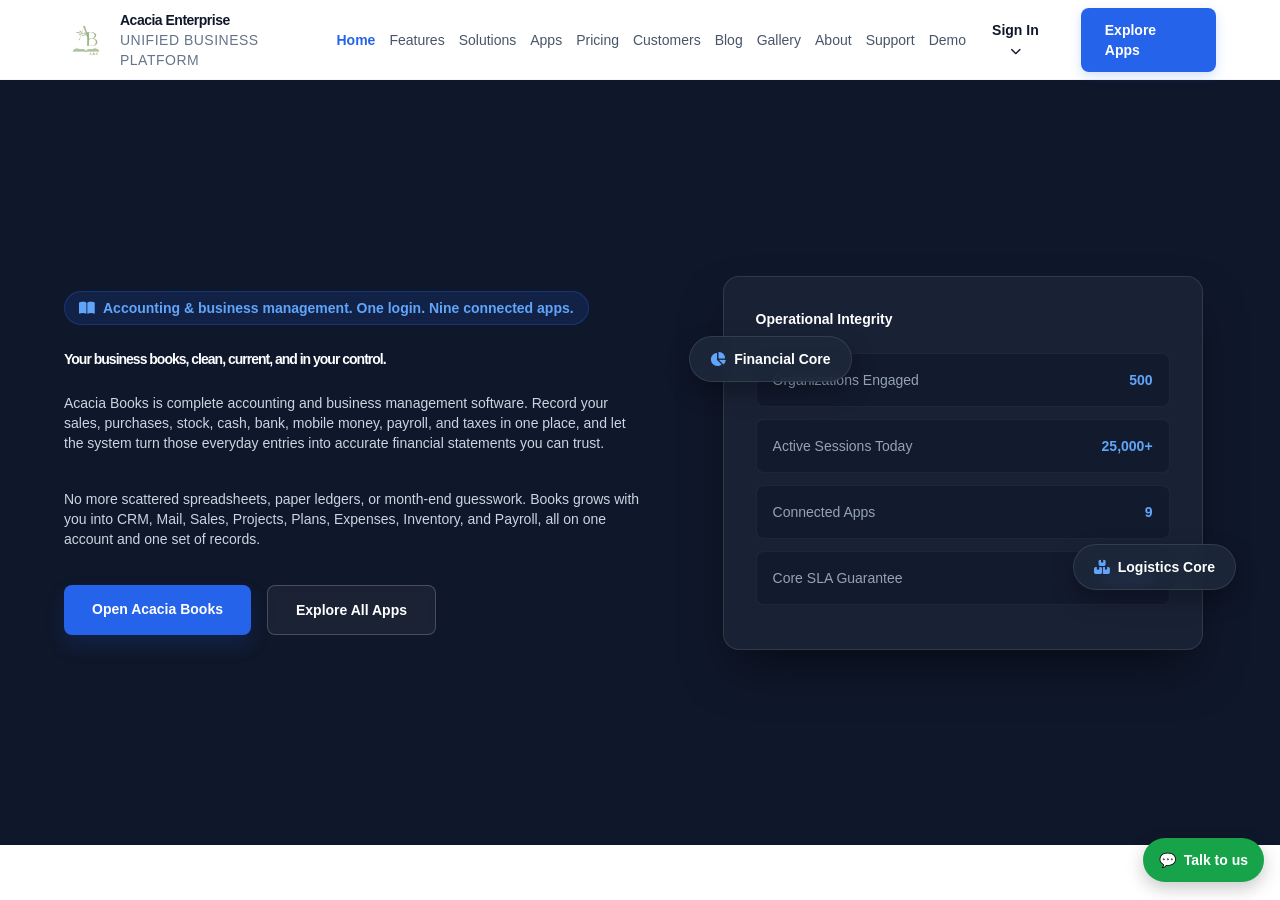
<file: index.html>
<!DOCTYPE html>
<html lang="en"><head><script src="acacia-session.js"></script><script src="acacia-theme.js"></script><meta charset="utf-8"><title>Acacia Meet</title>
<meta name="viewport" content="width=device-width, initial-scale=1, viewport-fit=cover">
<link rel="icon" href="logo.png"><link rel="stylesheet" href="style.css"><script>window.ACACIA_APPEARANCE={sidebar:'nav',items:'nav button'};</script><script src="acacia-appearance.js"></script></head><body>
<div class="top"><b>Acacia Meet</b><button onclick="document.getElementById('nav').classList.toggle('open')">Menu</button></div>
<nav id="nav"></nav><main id="main"></main>
<div id="room"></div>
<script src="acacia-cloud.js"></script><script src="acacia-login.js"></script><script src="acacia-sidebar.js"></script><script src="acacia-actions.js"></script><script src="app.js"></script><script src="acacia-signout.js"></script>
<script src="acacia-help.js"></script>
</body></html>
</file>
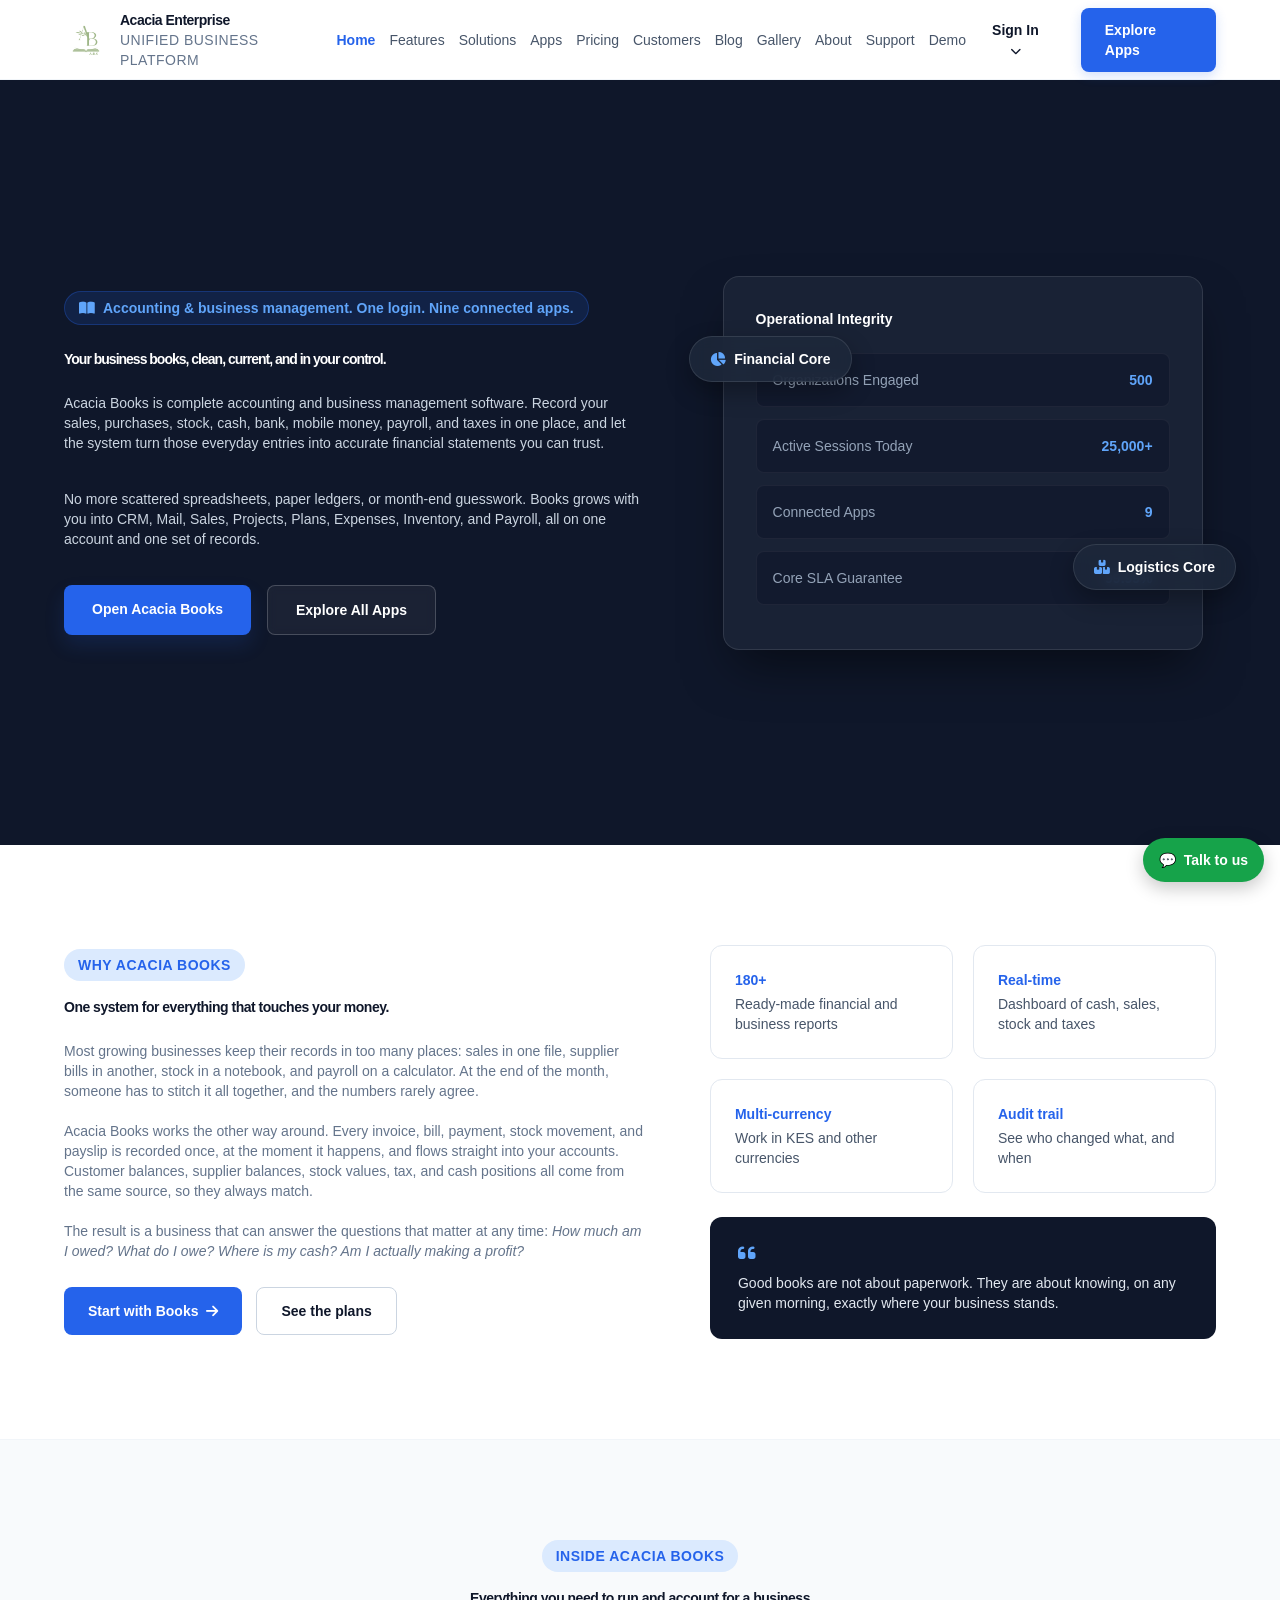
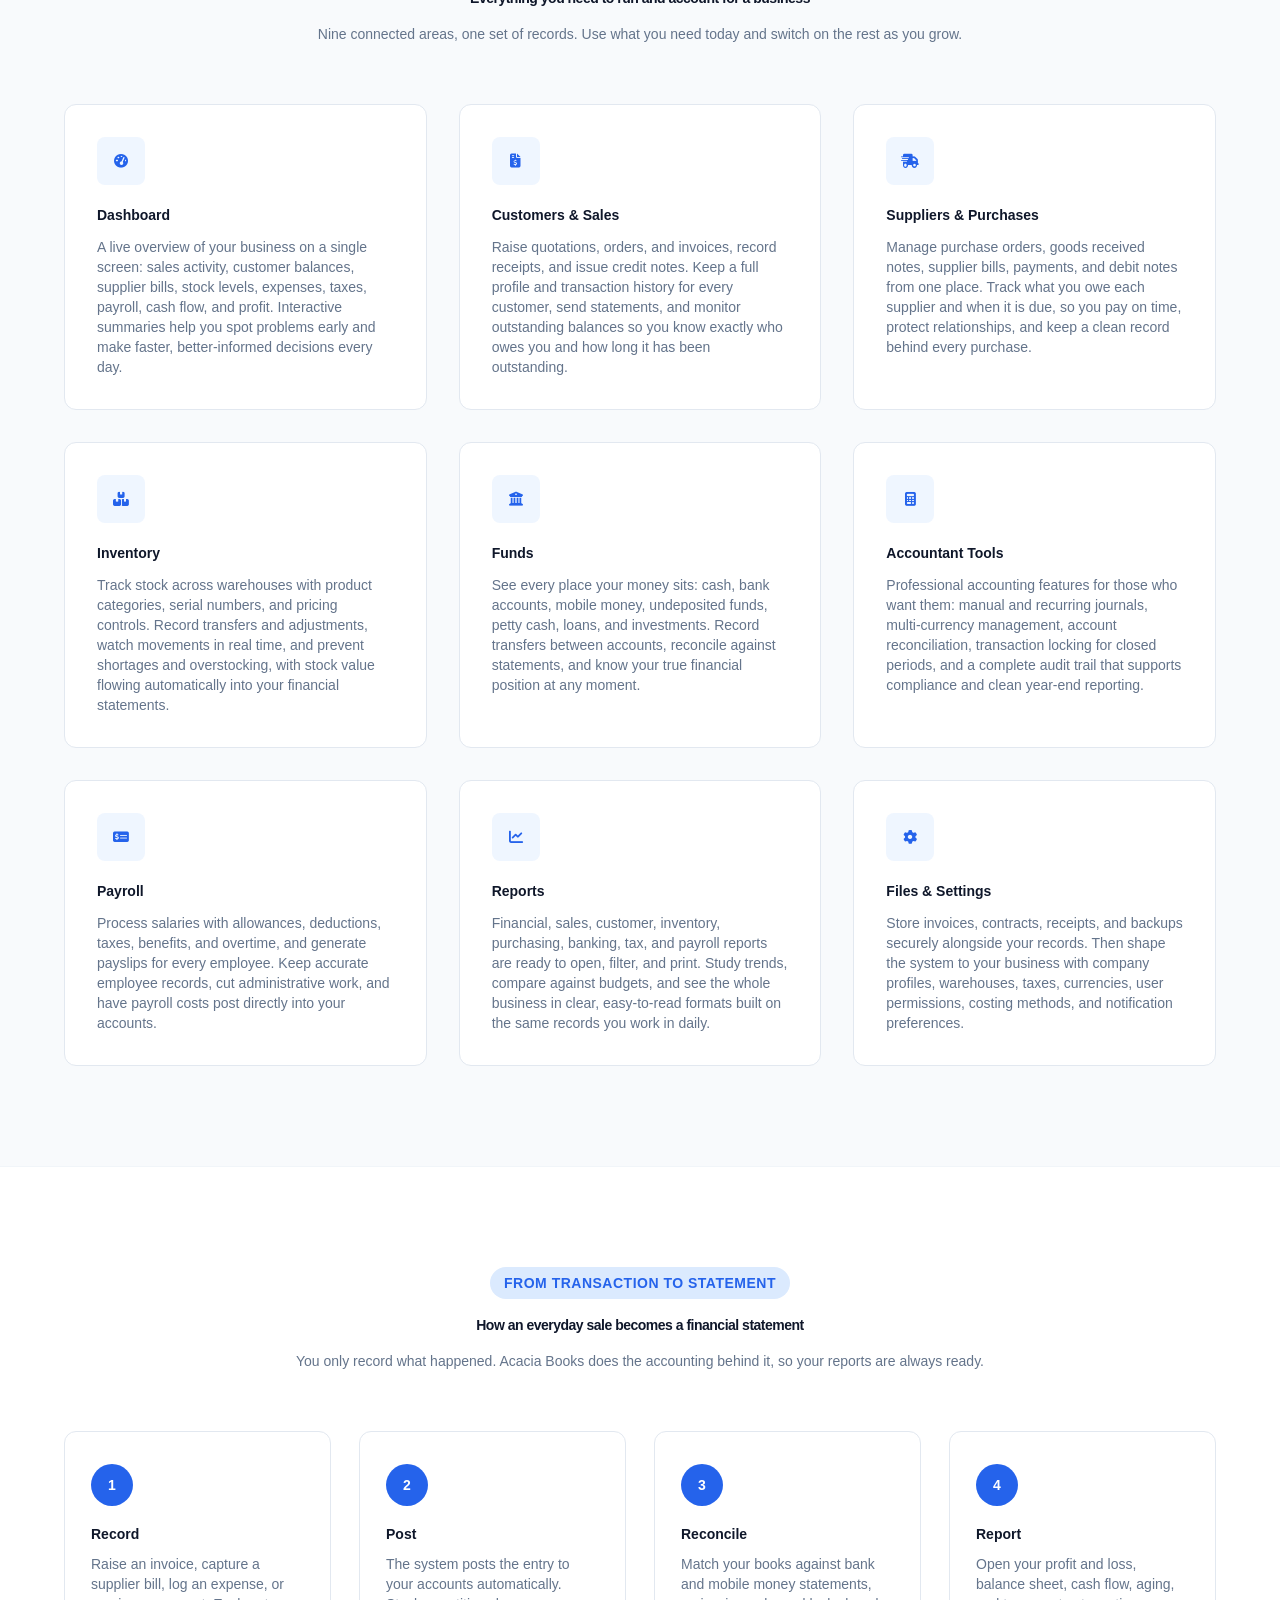
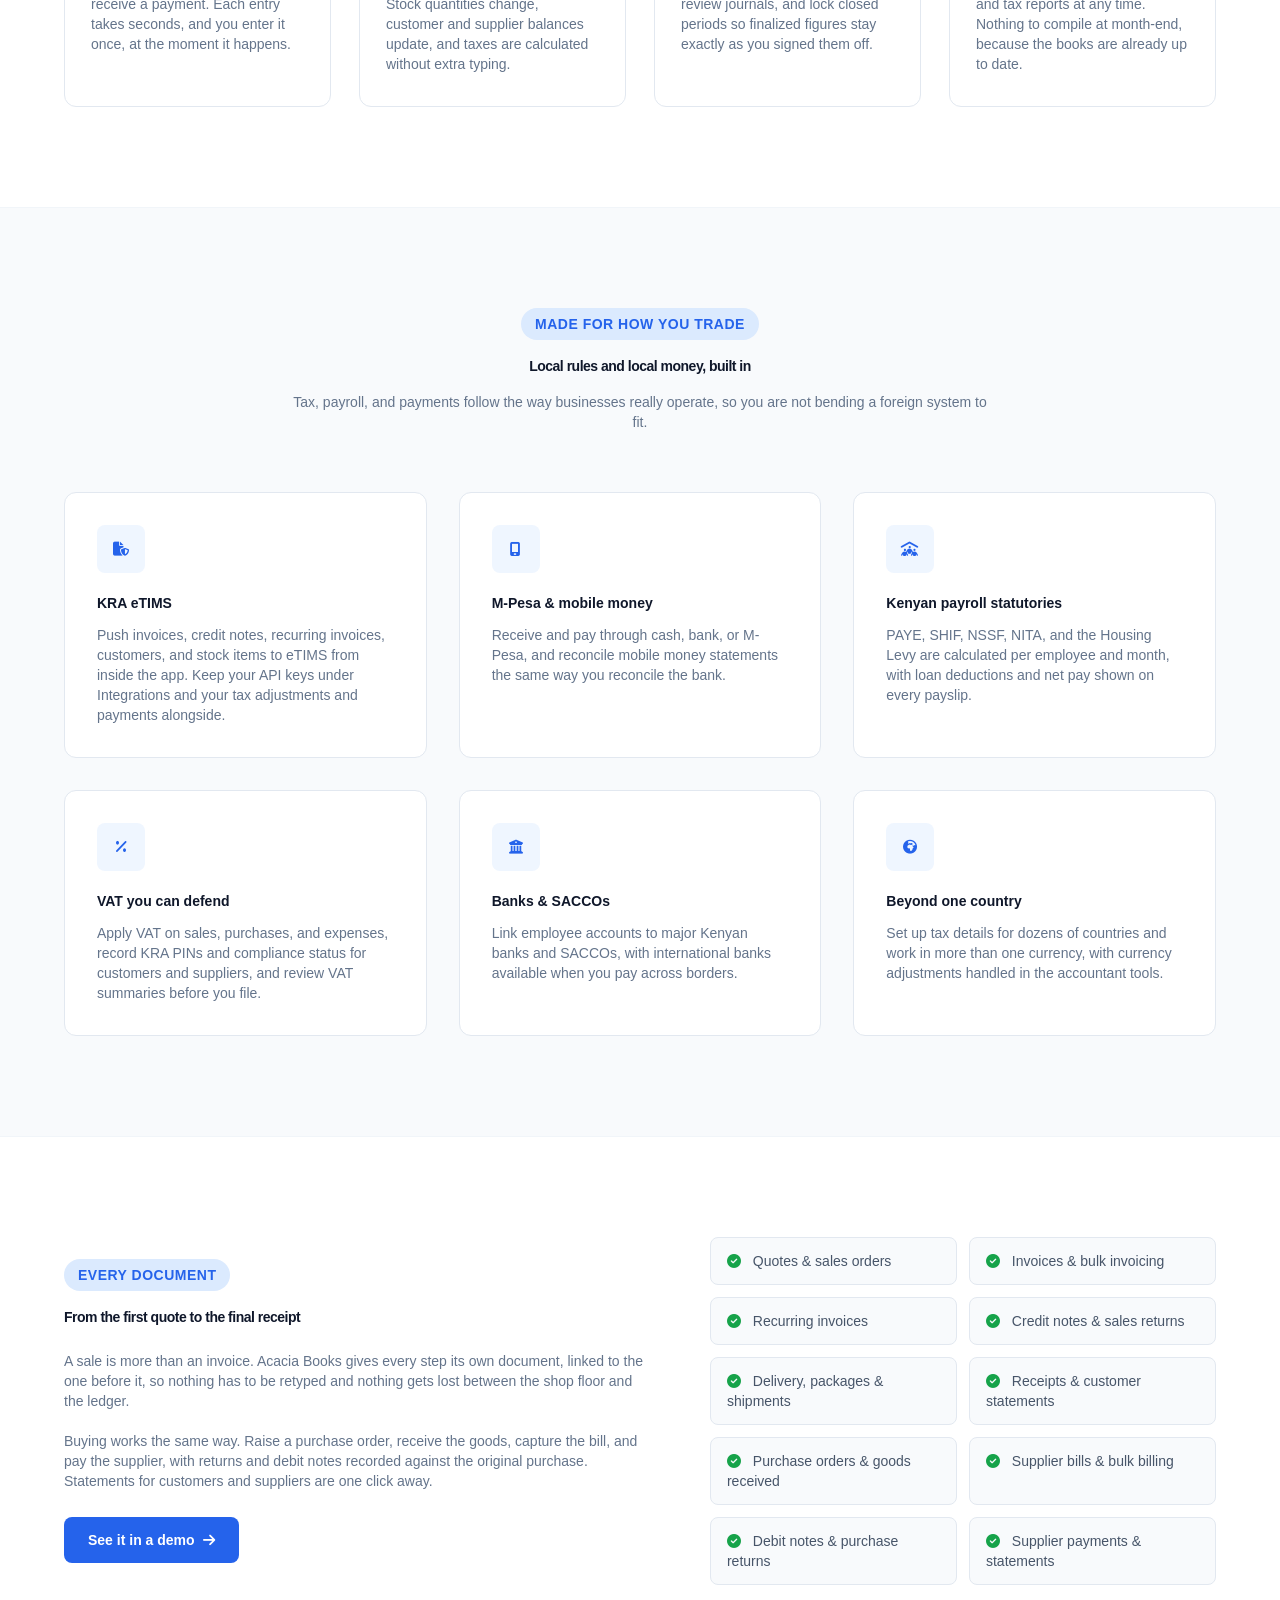
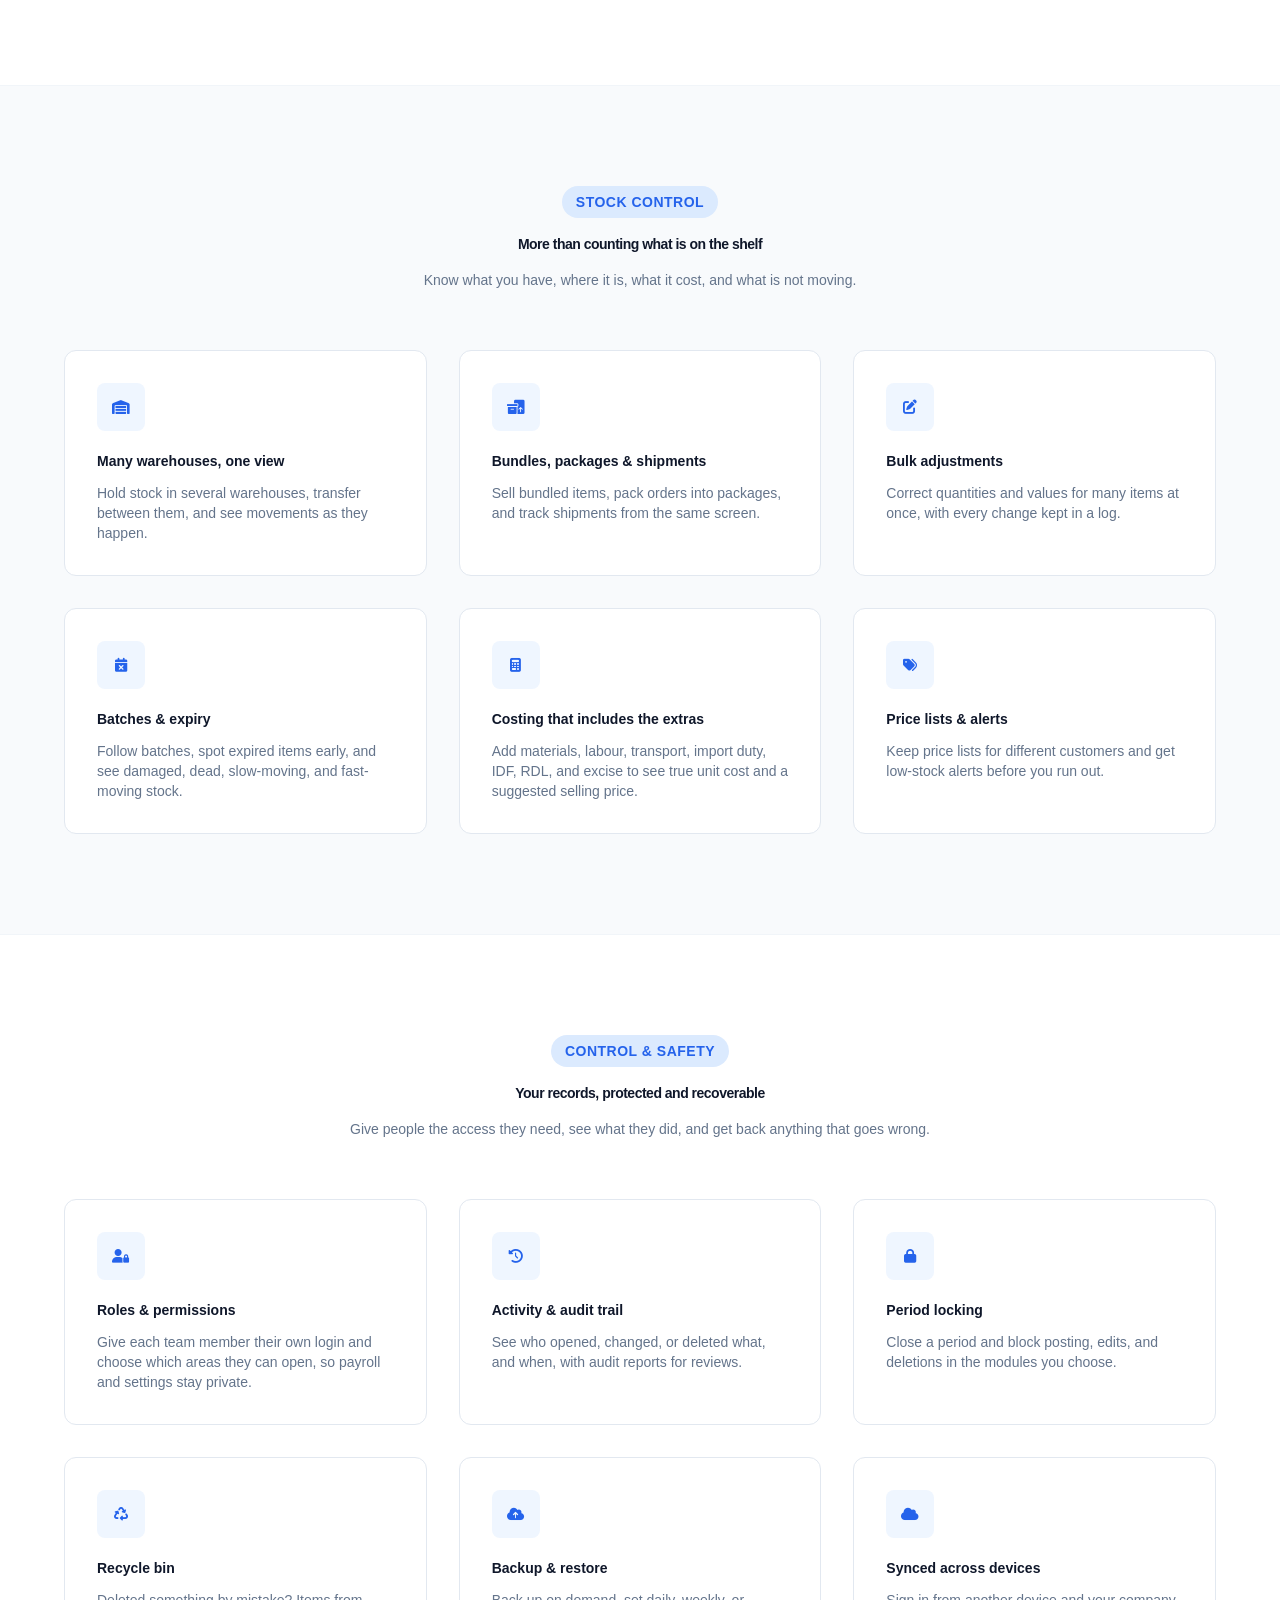
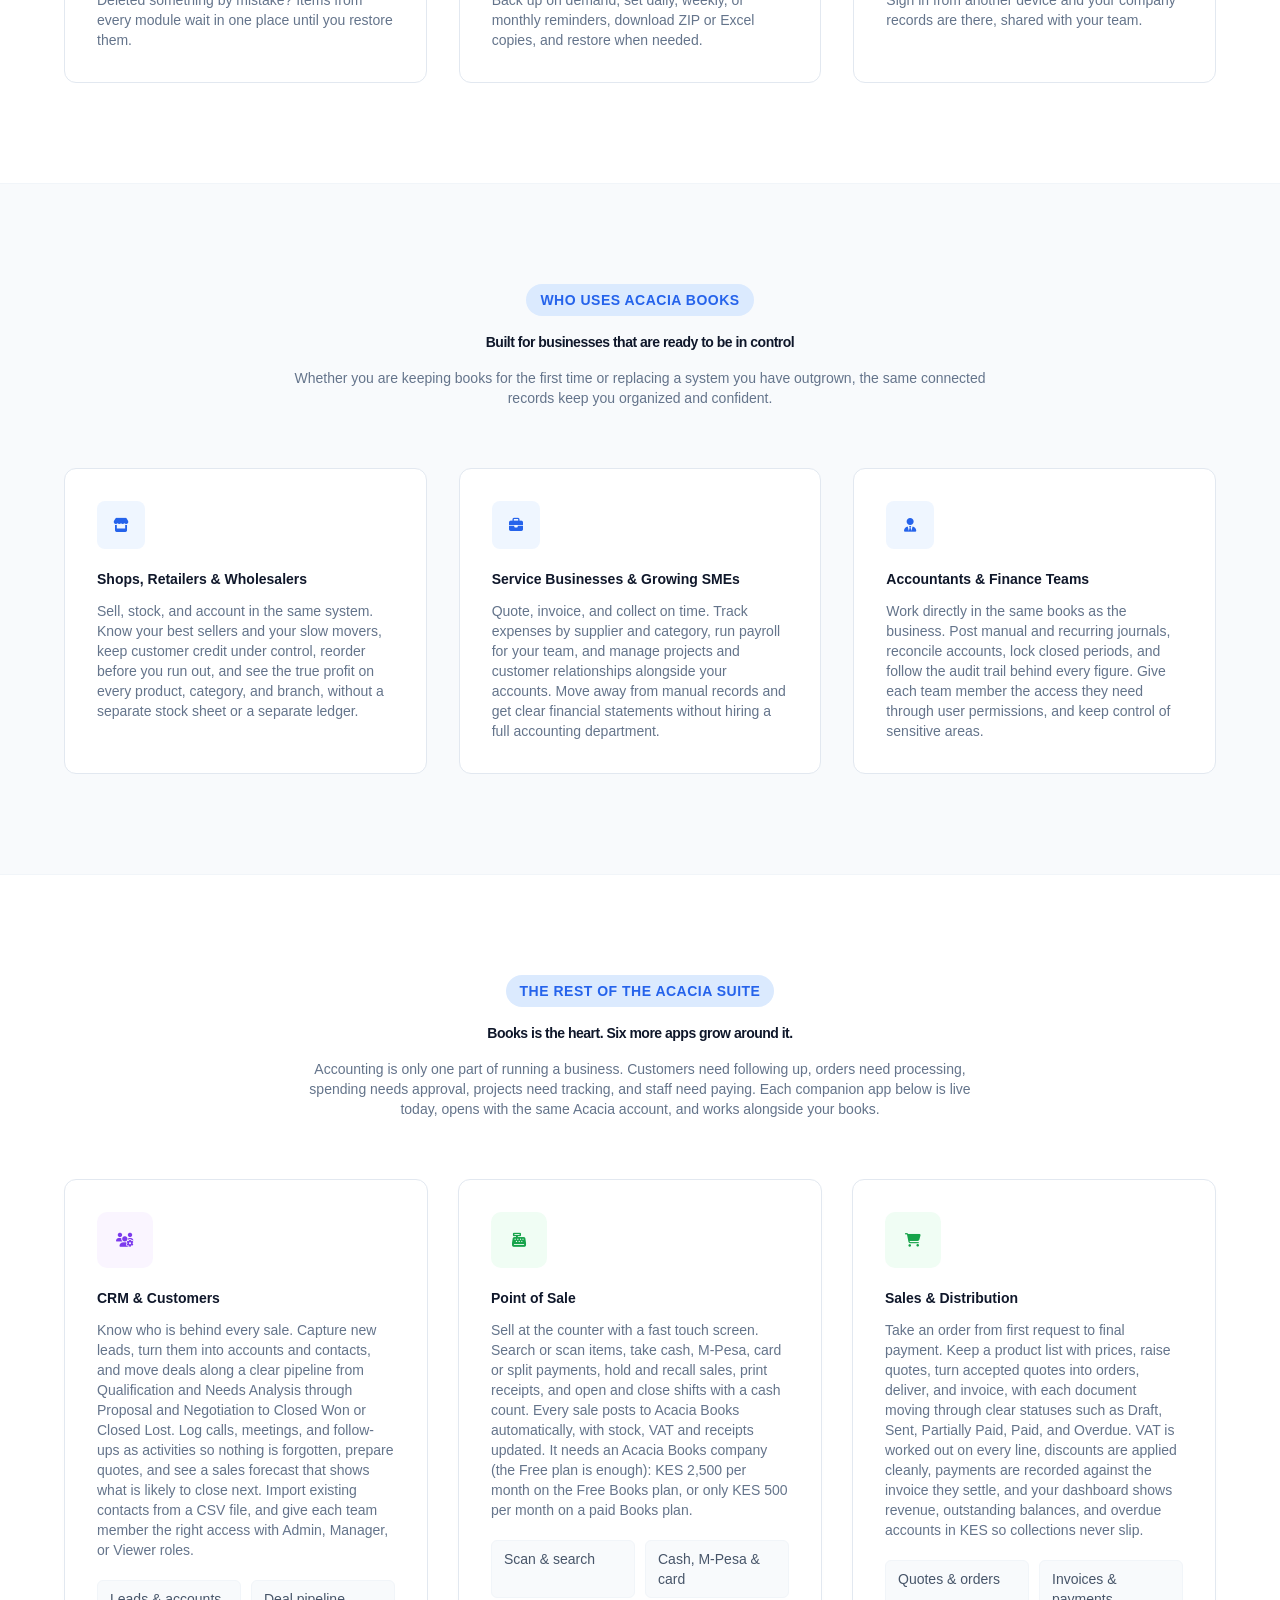
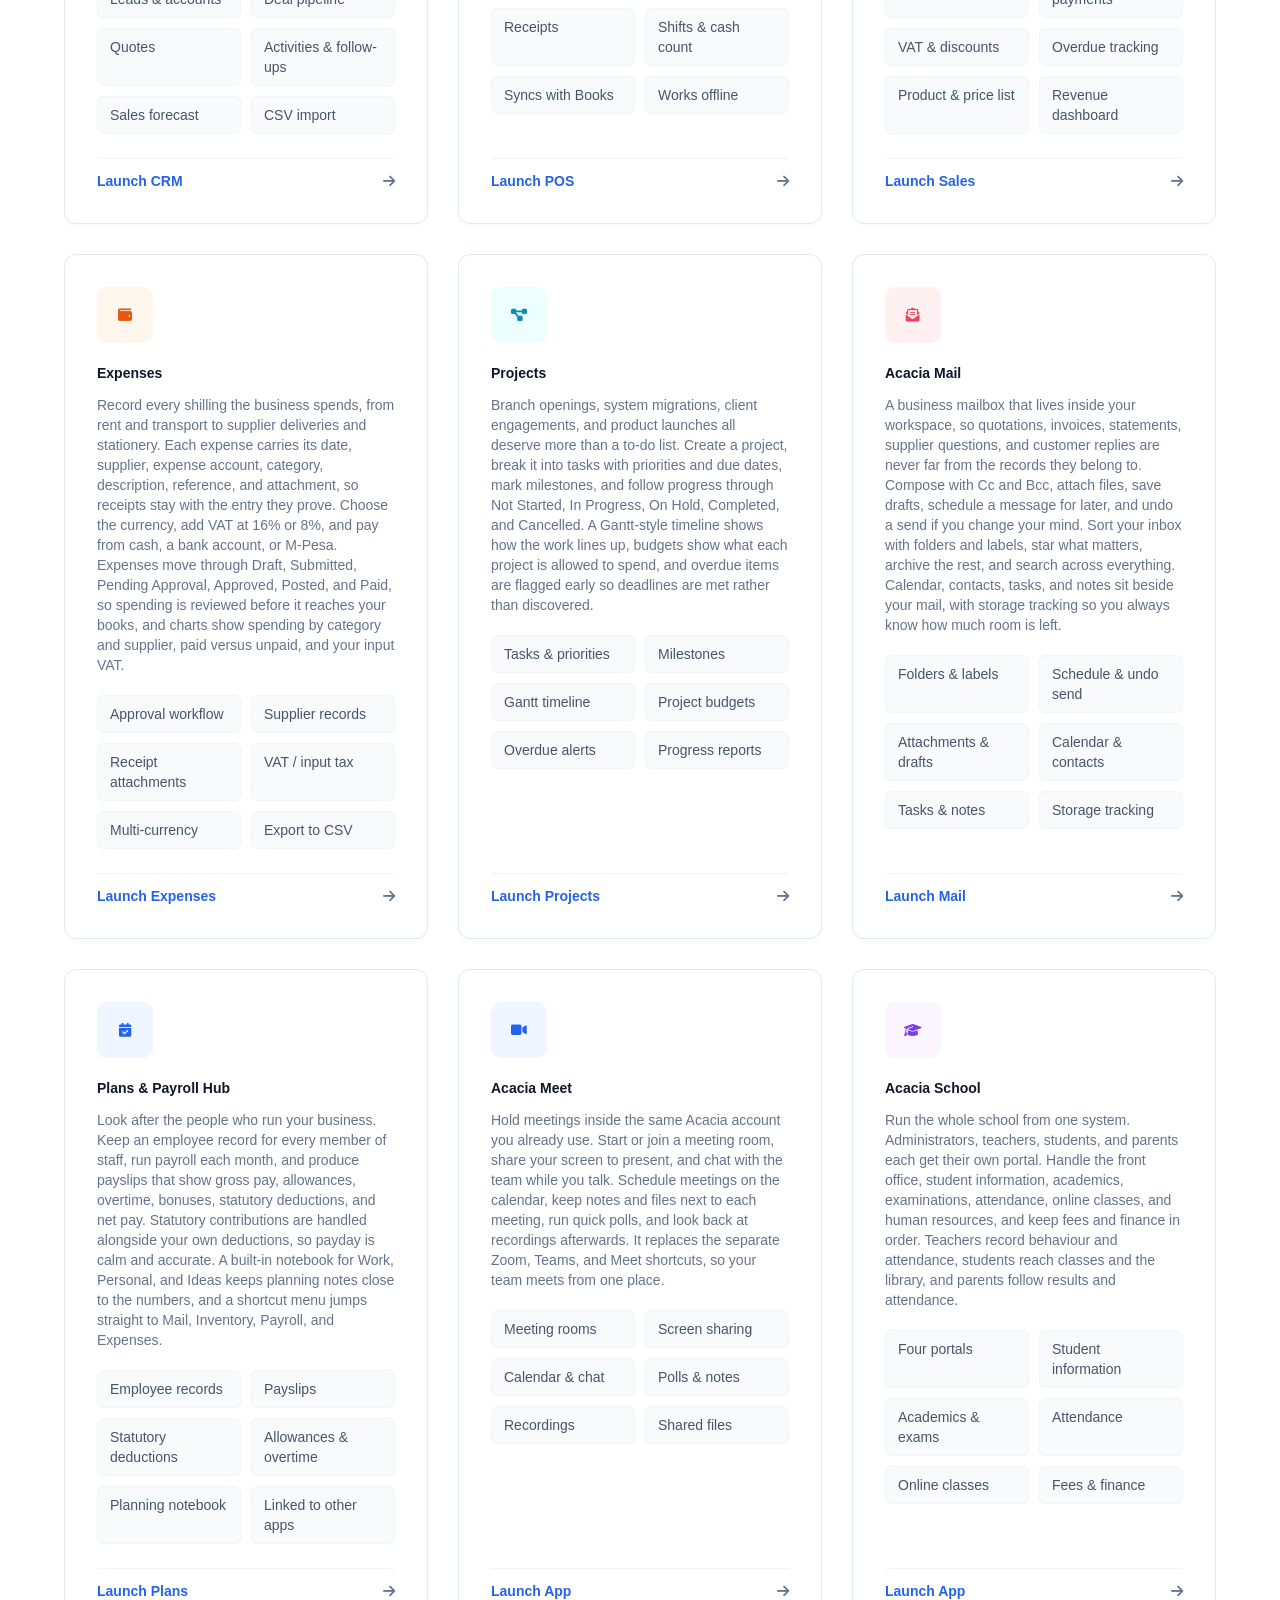
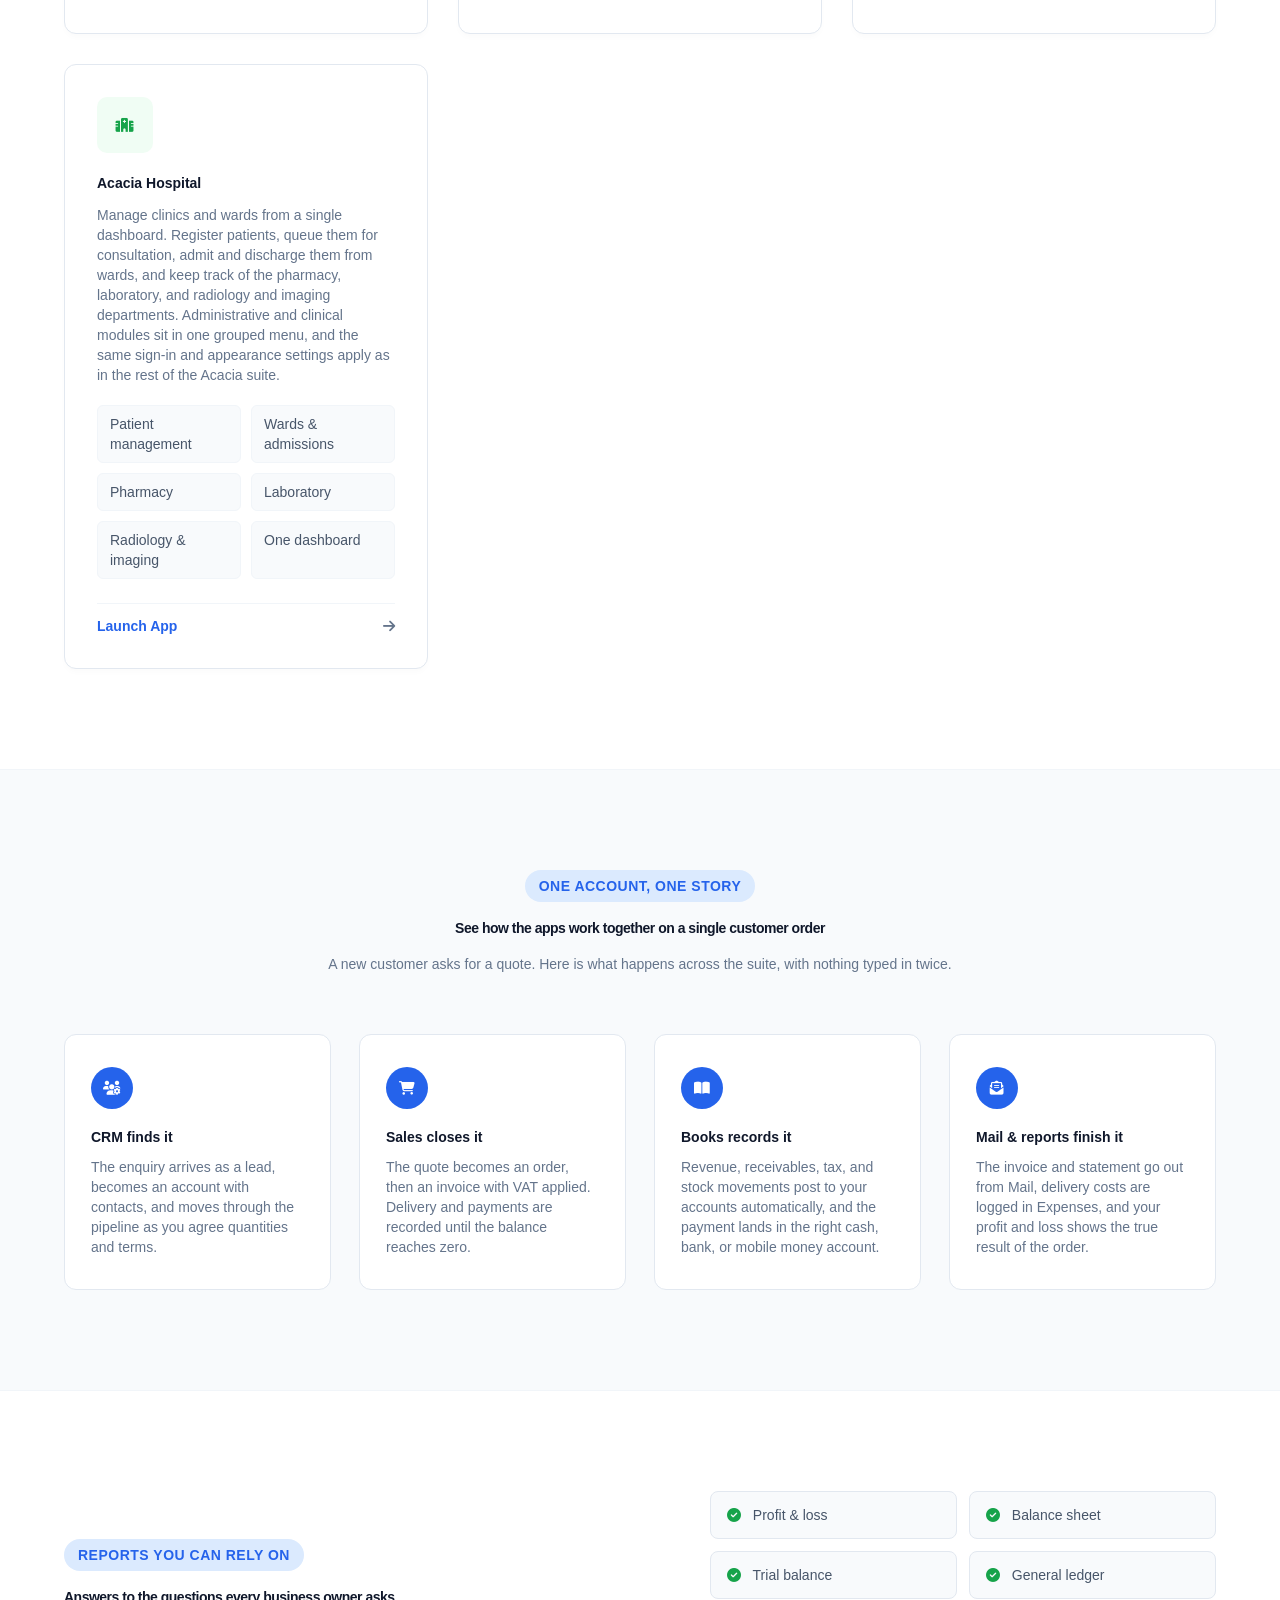
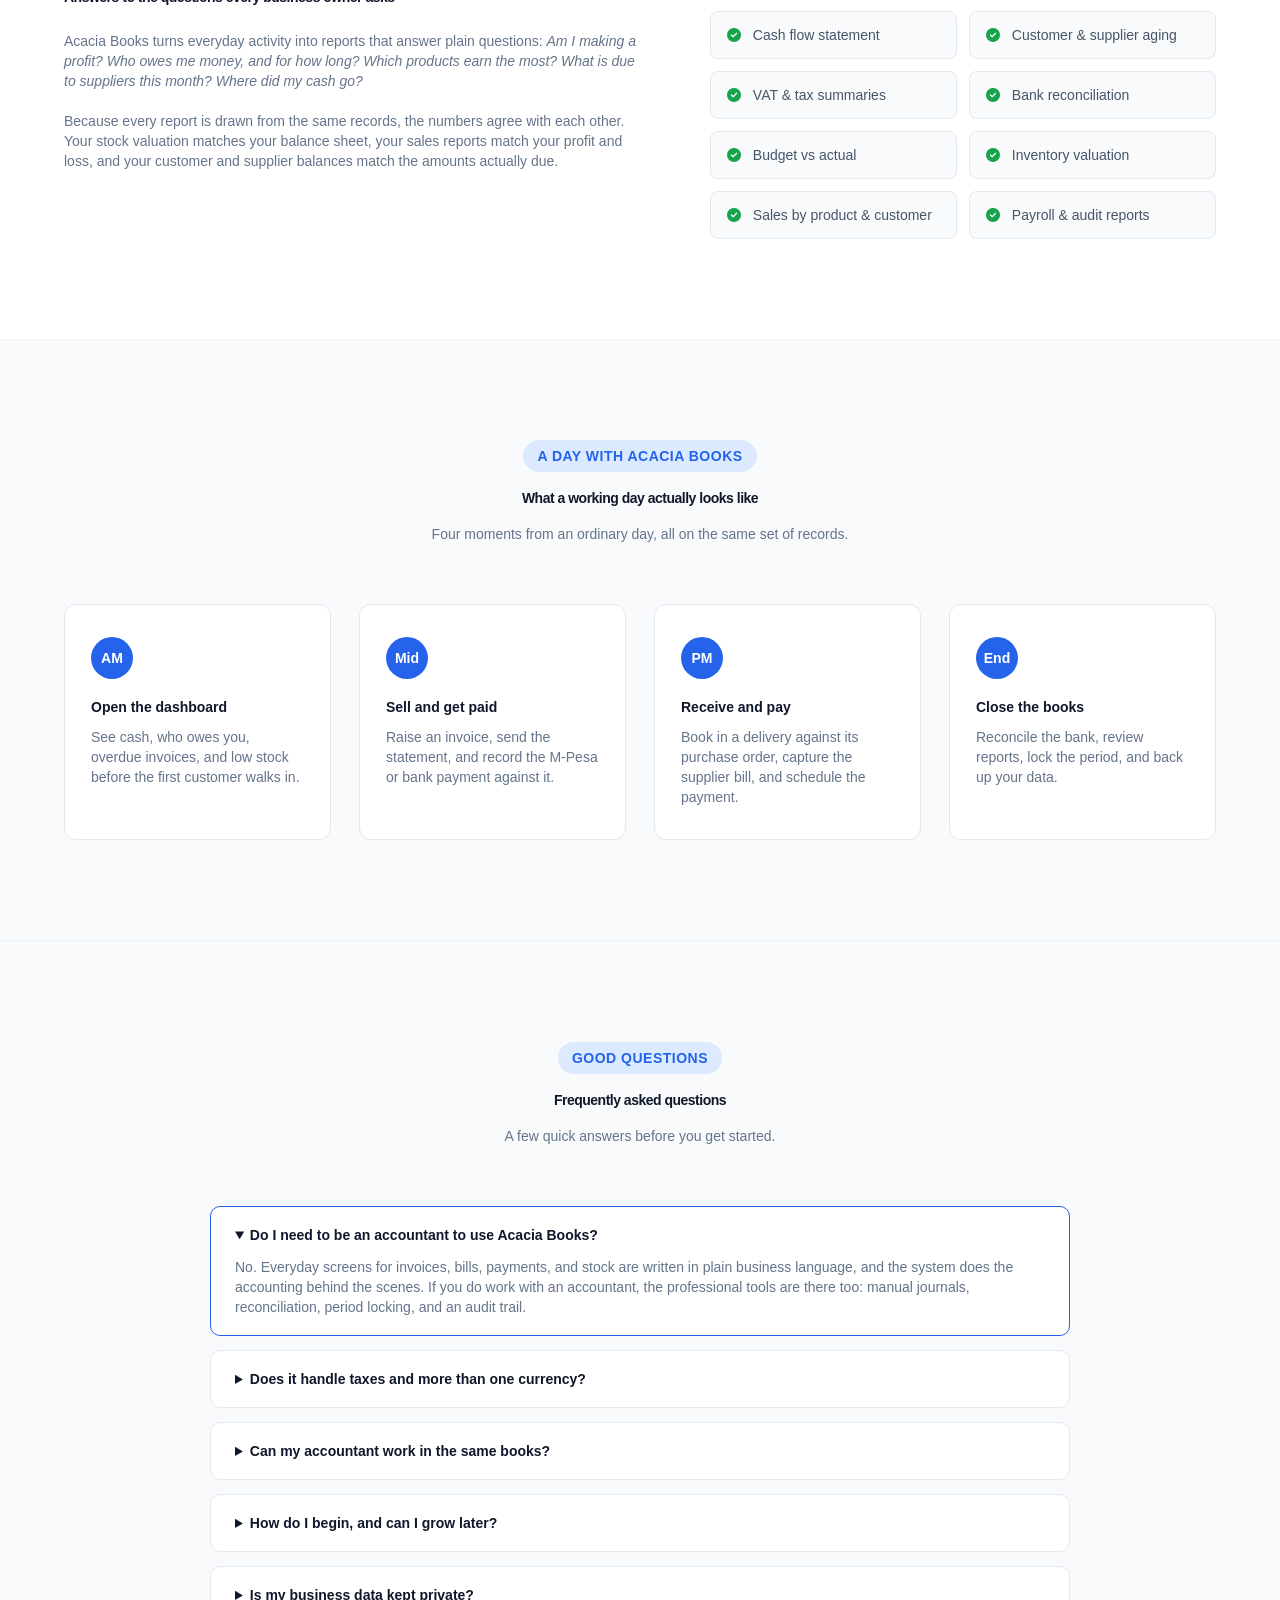
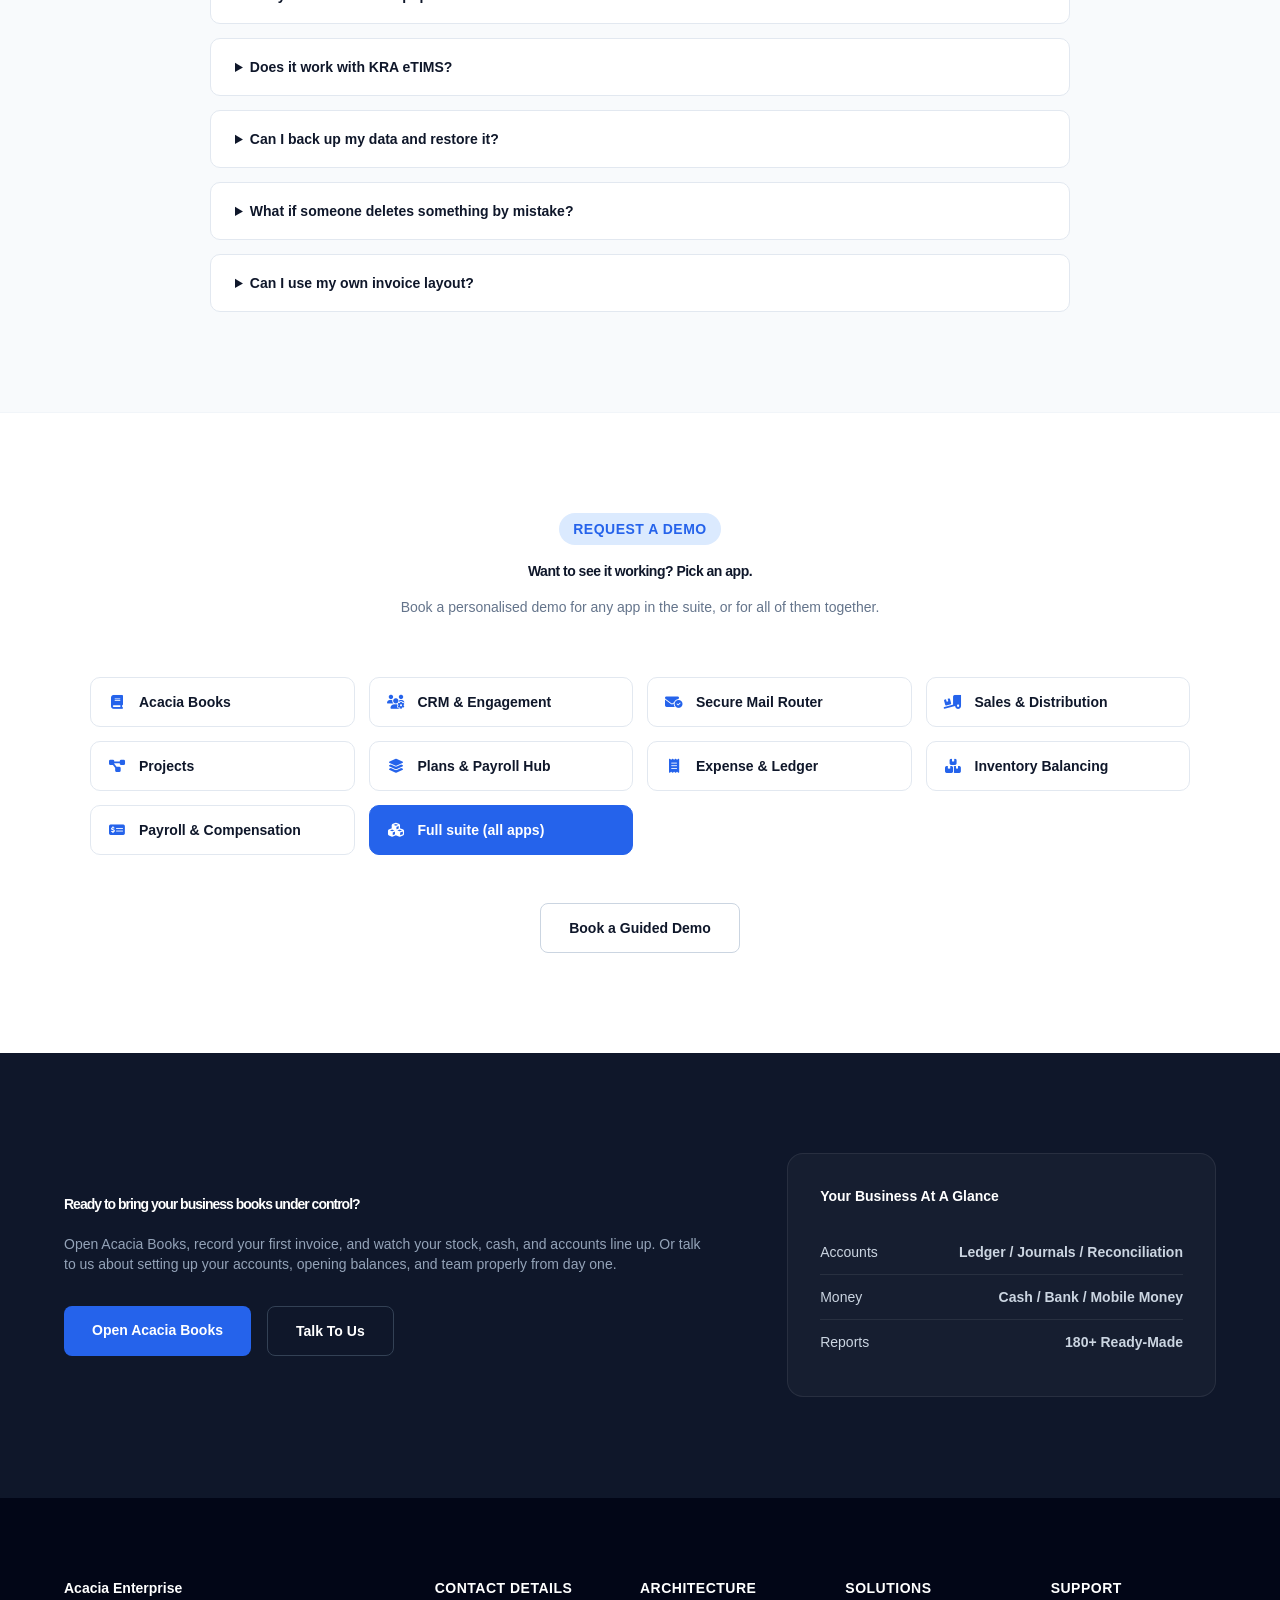
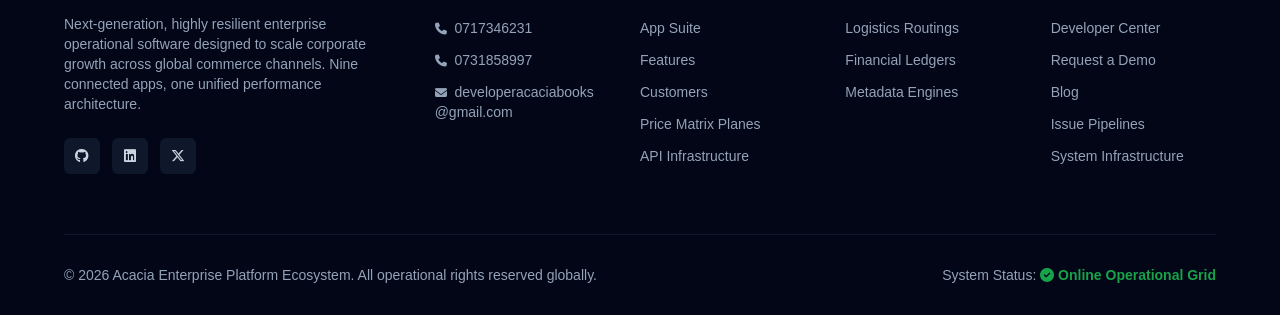
<file: landing.html>
<!DOCTYPE html><html lang="en"><head><script src="acacia-theme.js"></script><meta charset="UTF-8"><meta name="viewport" content="width=device-width,initial-scale=1"><title>Acacia Enterprise</title><meta name="description" content="Acacia Books and 8 connected business apps: accounting, inventory, invoicing, payroll, CRM and more. Start free."><link href="https://fonts.googleapis.com/css2?family=Inter:wght@300;400;500;600;700;800&display=swap" rel="stylesheet"><link rel="stylesheet" href="https://cdnjs.cloudflare.com/ajax/libs/font-awesome/6.6.0/css/all.min.css"><style>*{margin:0;padding:0;box-sizing:border-box;font-family:cambria,sans-serif;scroll-behavior:smooth}body{background:#fff;color:#1e293b;overflow-x:hidden;line-height:1.5}a{text-decoration:none}ul{list-style:none}header{position:fixed;top:0;left:0;width:100%;height:80px;background:rgba(255,255,255,.9);backdrop-filter:blur(20px);display:flex;align-items:center;justify-content:space-between;padding:0 5%;z-index:1000;border-bottom:1px solid #f1f5f9}.logo{display:flex;align-items:center;gap:12px}.logo img{width:44px;height:44px;object-fit:contain}.logoText h2{font-size:22px;font-weight:800;color:#0f172a;letter-spacing:-.5px}.logoText span{display:block;font-size:11px;font-weight:500;color:#64748b;text-transform:uppercase;letter-spacing:.5px}nav ul{display:flex;align-items:center;gap:32px}nav a{font-size:15px;font-weight:500;color:#475569;transition:color .2s}nav a:hover{color:#2563eb}.actions{display:flex;align-items:center;gap:16px}.signIn{font-size:15px;font-weight:600;color:#0f172a;padding:10px 20px;transition:all .2s}.signIn:hover{color:#2563eb}.getStarted{padding:12px 24px;border-radius:8px;background:#2563eb;color:#fff;font-size:15px;font-weight:600;box-shadow:0 4px 12px rgba(37,99,235,.2);transition:all .2s}.getStarted:hover{background:#1d4ed8;transform:translateY(-1px)}.hero{margin-top:80px;min-height:85vh;display:flex;align-items:center;justify-content:space-between;padding:80px 5%;position:relative;overflow:hidden;background:#0f172a}.hero-slider-wrapper{position:absolute;top:0;left:0;width:100%;height:100%;z-index:1}.hero-slide{position:absolute;top:0;left:0;width:100%;height:100%;background-size:cover;background-position:center;background-repeat:no-repeat;opacity:0;transition:opacity 1.2s ease-in-out}.hero-slide.active{opacity:1}.hero-slider-wrapper::before{content:'';position:absolute;top:0;left:0;width:100%;height:100%;background:linear-gradient(to right,rgba(15,23,42,.85) 40%,rgba(15,23,42,.5) 100%);z-index:2}.leftHero{width:50%;position:relative;z-index:3}.badge{display:inline-flex;align-items:center;gap:8px;padding:6px 14px;background:rgba(37,99,235,.15);border:1px solid rgba(37,99,235,.3);border-radius:99px;font-size:13px;font-weight:600;color:#60a5fa;margin-bottom:24px}.leftHero h1{font-size:54px;font-weight:800;line-height:1.15;color:#fff;letter-spacing:-1px;margin-bottom:24px}.leftHero p{font-size:18px;line-height:1.6;color:#cbd5e1;margin-bottom:36px}.heroButtons{display:flex;gap:16px}.primary{padding:14px 28px;background:#2563eb;border-radius:8px;color:#fff;font-size:16px;font-weight:600;box-shadow:0 10px 20px rgba(37,99,235,.15);transition:all .2s}.primary:hover{background:#1d4ed8;transform:translateY(-2px)}.secondary{padding:14px 28px;border:1px solid rgba(255,255,255,.2);background:rgba(255,255,255,.05);border-radius:8px;color:#fff;font-size:16px;font-weight:600;backdrop-filter:blur(5px);transition:all .2s}.secondary:hover{background:rgba(255,255,255,.15);border-color:rgba(255,255,255,.4)}.rightHero{width:44%;display:flex;justify-content:center;position:relative;z-index:3}.preview{width:100%;max-width:480px;background:rgba(30,41,59,.7);backdrop-filter:blur(12px);border-radius:16px;padding:32px;box-shadow:0 25px 50px -12px rgba(0,0,0,.5);border:1px solid rgba(255,255,255,.1)}.preview h2{font-size:22px;color:#fff;margin-bottom:24px;font-weight:700}.item{display:flex;justify-content:space-between;align-items:center;padding:16px;background:rgba(15,23,42,.6);border-radius:8px;margin-bottom:12px;border:1px solid rgba(255,255,255,.05)}.item span{font-size:14px;font-weight:500;color:#94a3b8}.item strong{font-size:24px;color:#60a5fa;font-weight:700}.float{position:absolute;background:rgba(30,41,59,.85);backdrop-filter:blur(8px);padding:12px 20px;border-radius:99px;box-shadow:0 10px 25px rgba(0,0,0,.3);font-weight:600;font-size:14px;color:#fff;border:1px solid rgba(255,255,255,.1);display:flex;align-items:center;gap:8px}.float i{color:#60a5fa}.float1{left:-20px;top:60px}.float2{right:-20px;bottom:60px}.section{padding:100px 5%}.section-alt{padding:100px 5%;background:#f8fafc;border-top:1px solid #f1f5f9;border-bottom:1px solid #f1f5f9}.sectionTitle{text-align:center;margin-bottom:60px}.sectionTitle span{display:inline-block;padding:6px 14px;background:#dbeafe;color:#2563eb;border-radius:99px;font-size:13px;font-weight:600;margin-bottom:16px;text-transform:uppercase;letter-spacing:.5px}.sectionTitle h2{font-size:38px;font-weight:800;color:#0f172a;margin-bottom:16px;letter-spacing:-.5px}.sectionTitle p{max-width:700px;margin:auto;font-size:17px;line-height:1.6;color:#64748b}.solutions-grid{display:grid;grid-template-columns:repeat(3,1fr);gap:32px}.solution-card{background:#fff;padding:32px;border-radius:12px;border:1px solid #e2e8f0;transition:all .3s}.solution-card:hover{border-color:#2563eb;box-shadow:0 12px 30px rgba(0,0,0,.04);transform:translateY(-2px)}.solution-card .sol-icon{width:48px;height:48px;background:#eff6ff;color:#2563eb;border-radius:8px;display:flex;align-items:center;justify-content:center;font-size:20px;margin-bottom:20px}.solution-card h3{font-size:20px;font-weight:700;color:#0f172a;margin-bottom:12px}.solution-card p{font-size:15px;color:#64748b;line-height:1.6}.modules{display:grid;grid-template-columns:repeat(3,1fr);gap:30px}.module{background:#fff;border-radius:12px;padding:32px;box-shadow:0 4px 6px -1px rgba(0,0,0,.02);transition:all .3s;border:1px solid #e2e8f0;display:flex;flex-direction:column}.module:hover{transform:translateY(-4px);box-shadow:0 20px 25px -5px rgba(0,0,0,.05);border-color:#2563eb}.icon{width:56px;height:56px;border-radius:10px;display:flex;align-items:center;justify-content:center;font-size:22px;margin-bottom:20px}.blue{background:#eff6ff;color:#2563eb}.green{background:#f0fdf4;color:#16a34a}.orange{background:#fff7ed;color:#ea580c}.purple{background:#faf5ff;color:#7c3aed}.cyan{background:#ecfeff;color:#0891b2}.rose{background:#fff1f2;color:#f43f5e}.module h3{font-size:22px;color:#0f172a;margin-bottom:12px;font-weight:700}.module p{font-size:15px;line-height:1.6;color:#64748b;margin-bottom:20px}.features{display:grid;grid-template-columns:repeat(2,1fr);gap:10px;margin-bottom:24px}.features div{background:#f8fafc;padding:8px 12px;border-radius:6px;font-size:13px;font-weight:500;color:#475569;border:1px solid #f1f5f9}.learn{margin-top:auto;display:flex;justify-content:space-between;align-items:center;padding-top:12px;border-top:1px solid #f1f5f9}.learn a{font-size:14px;color:#2563eb;font-weight:600}.learn i{font-size:14px;color:#64748b;transition:transform .2s}.module:hover .learn i{transform:translateX(4px);color:#2563eb}.about-wrapper{display:grid;grid-template-columns:1fr 1fr;gap:60px;align-items:center}.about-content h3{font-size:28px;font-weight:700;color:#0f172a;margin-bottom:16px}.about-content p{font-size:16px;color:#64748b;line-height:1.7;margin-bottom:20px}.about-stats{display:grid;grid-template-columns:repeat(2,1fr);gap:20px}.about-stat-box{background:#fff;padding:24px;border-radius:12px;border:1px solid #e2e8f0}.about-stat-box h4{font-size:32px;color:#2563eb;font-weight:800;margin-bottom:4px}.about-stat-box p{font-size:14px;color:#475569;font-weight:500;margin:0}.pricing-section-container{display:flex;flex-direction:column;align-items:center;width:100%}.pricing-controls-wrapper{display:flex;flex-direction:column;align-items:center;gap:20px;margin-bottom:48px;background:#fff;padding:24px 32px;border-radius:16px;border:1px solid #e2e8f0;width:100%;max-width:650px;box-shadow:0 4px 6px -1px rgba(0,0,0,.02)}.module-tabs{display:flex;background:#f1f5f9;padding:6px;border-radius:10px;width:100%}.module-tab-btn{flex:1;padding:10px 16px;border:none;background:0 0;font-size:14px;font-weight:600;color:#64748b;cursor:pointer;border-radius:8px;transition:all .2s;display:flex;align-items:center;justify-content:center;gap:8px}.module-tab-btn.active{background:#fff;color:#2563eb;box-shadow:0 2px 4px rgba(0,0,0,.05)}.pricing-controls{display:flex;justify-content:center;align-items:center;gap:24px}.control-group{display:flex;align-items:center;gap:12px}.control-group span{font-size:15px;font-weight:600;color:#334155}.switch{position:relative;width:50px;height:26px}.switch input{display:none}.slider{position:absolute;top:0;left:0;right:0;bottom:0;background:#cbd5e1;border-radius:34px;cursor:pointer;transition:.3s}.slider:before{content:"";position:absolute;width:18px;height:18px;left:4px;top:4px;background:#fff;border-radius:50%;transition:.3s}input:checked+.slider{background:#2563eb}input:checked+.slider:before{transform:translateX(24px)}.pricing-grid{display:grid;grid-template-columns:repeat(3,1fr);gap:30px;margin-bottom:40px;width:100%}.pricing-card{background:#fff;border-radius:16px;padding:40px 32px;border:1px solid #e2e8f0;display:flex;flex-direction:column;transition:all .3s;position:relative}.pricing-card.featured{border-color:#2563eb;box-shadow:0 20px 40px rgba(37,99,235,.06)}.pricing-card.featured .badge-pop{position:absolute;top:-14px;left:50%;transform:translateX(-50%);background:#2563eb;color:#fff;padding:4px 14px;border-radius:999px;font-size:12px;font-weight:700;text-transform:uppercase;letter-spacing:.5px}.pricing-card:hover{transform:translateY(-4px);box-shadow:0 20px 30px rgba(0,0,0,.04)}.pricing-card h3{font-size:22px;color:#0f172a;font-weight:700;margin-bottom:8px}.price-display{margin-bottom:24px}.price-display h4{font-size:36px;font-weight:800;color:#0f172a;letter-spacing:-1px}.price-display span{font-size:14px;color:#64748b;font-weight:500}.pricing-card ul{display:flex;flex-direction:column;gap:14px;margin-bottom:36px;border-top:1px solid #f1f5f9;padding-top:24px}.pricing-card ul li{display:flex;align-items:start;gap:12px;font-size:14px;color:#475569;line-height:1.4}.pricing-card ul li i{font-size:16px;margin-top:2px;color:#2563eb}.pricing-card ul li.none{color:#94a3b8}.pricing-card ul li.none i{color:#cbd5e1}.btn-select{display:block;text-align:center;padding:14px;background:#f8fafc;border:1px solid #e2e8f0;color:#0f172a;border-radius:8px;font-size:15px;font-weight:600;transition:all .2s;margin-top:auto}.btn-select:hover{background:#2563eb;border-color:#2563eb;color:#fff}.pricing-card.featured .btn-select{background:#2563eb;border-color:#2563eb;color:#fff}.pricing-card.featured .btn-select:hover{background:#1d4ed8;border-color:#1d4ed8}.support-grid{display:grid;grid-template-columns:repeat(4,1fr);gap:24px}.support-card{background:#fff;padding:28px;border-radius:12px;border:1px solid #e2e8f0;text-align:center;transition:all .2s}.support-card:hover{border-color:#2563eb;box-shadow:0 10px 25px rgba(0,0,0,.03)}.support-card i{font-size:28px;color:#2563eb;margin-bottom:16px}.support-card h4{font-size:16px;font-weight:700;color:#0f172a;margin-bottom:8px}.support-card p{font-size:13px;color:#64748b;margin-bottom:16px}.support-card a{font-size:13px;font-weight:600;color:#2563eb}.cta{padding:100px 5%;background:#0f172a;color:#fff;position:relative;overflow:hidden}.ctaBox{max-width:1200px;margin:auto;display:grid;grid-template-columns:1.5fr 1fr;gap:80px;align-items:center}.cta h2{font-size:42px;font-weight:800;letter-spacing:-1px;margin-bottom:20px}.cta p{font-size:18px;color:#94a3b8;line-height:1.6;margin-bottom:32px}.ctaButtons{display:flex;gap:16px}.ctaPrimary{background:#2563eb;color:#fff;padding:14px 28px;border-radius:8px;font-weight:600}.ctaSecondary{border:1px solid #334155;color:#fff;padding:14px 28px;border-radius:8px;font-weight:600}.ctaCard{background:rgba(255,255,255,.03);border:1px solid rgba(255,255,255,.08);padding:32px;border-radius:16px}.ctaCard h3{font-size:20px;margin-bottom:24px;font-weight:700}.ctaItem{display:flex;justify-content:space-between;padding:12px 0;border-bottom:1px solid rgba(255,255,255,.08);font-size:14px;color:#cbd5e1}.ctaItem:last-child{border:none}footer{background:#020617;color:#94a3b8;padding:80px 5% 30px;border-top:1px solid #0f172a}.footerGrid{display:grid;grid-template-columns:2fr repeat(4,1fr);gap:40px;margin-bottom:60px}.footerLogo h2{font-size:24px;font-weight:800;color:#fff;margin-bottom:16px}.footerLogo p{font-size:14px;line-height:1.6}.social{display:flex;gap:12px;margin-top:24px}.social a{width:36px;height:36px;border-radius:6px;background:#0f172a;display:flex;align-items:center;justify-content:center;color:#cbd5e1;font-size:16px}.social a:hover{background:#2563eb;color:#fff}.footerColumn h3{font-size:14px;color:#fff;font-weight:700;text-transform:uppercase;letter-spacing:.5px;margin-bottom:20px}.footerColumn ul{display:flex;flex-direction:column;gap:12px}.footerColumn a{color:#94a3b8;font-size:14px}.footerColumn a:hover{color:#fff}.bottomFooter{border-top:1px solid #0f172a;padding-top:30px;display:flex;justify-content:space-between;font-size:13px}@media(max-width:1200px){.pricing-grid{grid-template-columns:repeat(2,1fr)}}.pricing-grid{grid-template-columns:repeat(6,minmax(0,1fr));gap:16px;align-items:stretch;max-width:1400px;margin:0 auto 40px}.pricing-card{padding:22px 18px 18px;border-radius:14px;border:1px solid #e3e8f0;box-shadow:none;text-align:left}.pricing-card:hover{transform:none;box-shadow:0 6px 18px rgba(15,23,42,.06);border-color:#cbd5e6}.pricing-card.featured{border-color:#2563eb;box-shadow:none}.pricing-card.featured .badge-pop{background:#fff;color:#2563eb;border:1px solid #2563eb;font-size:12px;letter-spacing:.05em;padding:3px 14px;top:-13px}.pricing-card h3{font-size:16px;margin-bottom:4px}.price-display{margin-bottom:16px}.price-display h4{display:inline;font-size:15px;font-weight:700;letter-spacing:0}.price-display span{font-size:13px;color:#6b7280;font-weight:400}.pricing-card ul{gap:0;border-top:none;padding-top:0;margin-bottom:8px;flex:1}.pricing-card ul li{font-size:13px;color:#6b7280;padding:7px 0;border-top:1px solid #eef1f6;gap:8px}.pricing-card ul li:first-child{border-top:none}.pricing-card ul.pc-collapsed li:nth-child(n+6){display:none}.pc-more{background:0 0;border:0;color:#2563eb;font-family:inherit;font-size:13px;font-weight:700;cursor:pointer;padding:8px 0 16px;text-align:left}.pc-more:hover{text-decoration:underline}.btn-select{background:#2563eb;border-color:#2563eb;color:#fff;padding:11px;font-size:14px;font-weight:700;border-radius:6px}.btn-select:hover{background:#1d4ed8;border-color:#1d4ed8}@media(max-width:1280px){.pricing-grid{grid-template-columns:repeat(3,minmax(0,1fr))}}@media(max-width:800px){.pricing-grid{grid-template-columns:repeat(2,minmax(0,1fr))}}@media(max-width:520px){.pricing-grid{grid-template-columns:1fr}}@media(max-width:1024px){.hero{flex-direction:column;text-align:center;padding-top:60px}.about-wrapper,.ctaBox,.leftHero,.rightHero{width:100%;grid-template-columns:1fr}.modules,.solutions-grid{grid-template-columns:repeat(2,1fr)}.support-grid{grid-template-columns:repeat(2,1fr)}.footerGrid{grid-template-columns:1fr}.hero-slider-wrapper::before{background:rgba(15,23,42,.85)}}@media(max-width:640px){.modules,.solutions-grid,.support-grid{grid-template-columns:1fr}.leftHero h1{font-size:36px}.pricing-controls-wrapper{padding:16px}.pricing-controls{flex-direction:column;gap:16px}.module-tabs{flex-direction:column;gap:4px}}</style><style>.gallery-grid{display:grid;grid-template-columns:repeat(3,1fr);gap:30px}.gallery-card{background:#fff;border-radius:12px;overflow:hidden;border:1px solid #e2e8f0;transition:all .3s}.gallery-card:hover{transform:translateY(-4px);box-shadow:0 20px 25px -5px rgba(0,0,0,.08);border-color:#2563eb}.gallery-frame{background:#0f172a;padding:10px 14px 0}.gallery-dots{display:flex;gap:6px;padding-bottom:10px}.gallery-dots span{width:9px;height:9px;border-radius:50%;background:#334155}.gallery-dots span:first-child{background:#f43f5e}.gallery-dots span:nth-child(2){background:#eab308}.gallery-dots span:nth-child(3){background:#16a34a}.gallery-card img{width:100%;height:220px;object-fit:cover;display:block}.gallery-caption{padding:20px 22px 24px}.gallery-caption h4{font-size:16px;font-weight:700;color:#0f172a;margin-bottom:6px}.gallery-caption p{font-size:13px;color:#64748b;line-height:1.5}.gallery-note{max-width:700px;margin:40px auto 0;text-align:center;font-size:13px;color:#94a3b8}@media(max-width:1024px){.gallery-grid{grid-template-columns:repeat(2,1fr)}}@media(max-width:640px){.gallery-grid{grid-template-columns:1fr}}</style><style>nav a.active{color:#2563eb;font-weight:700}</style><style>.signDrop{position:relative}.signDrop .signIn{background:0 0;border:0;cursor:pointer;font-family:inherit}.ddMenu{display:none;position:absolute;right:0;top:100%;margin-top:6px;width:290px;background:#fff;border:1px solid #e2e8f0;border-radius:12px;box-shadow:0 20px 40px rgba(15,23,42,.18);padding:8px;z-index:2000}.signDrop.open .ddMenu{display:block}.ddHead{font-size:11px;font-weight:700;color:#64748b;text-transform:uppercase;letter-spacing:.5px;padding:8px 12px 6px}.ddItem{display:flex;align-items:center;gap:12px;padding:10px 12px;border-radius:8px;font-size:14px;font-weight:600;color:#0f172a}.ddItem i{width:18px;text-align:center;color:#2563eb}.ddItem:hover{background:#eff6ff;color:#2563eb}.ddSep{height:1px;background:#e2e8f0;margin:6px 4px}.ddCreate i{color:#16a34a}</style><style id="bkHomeCss">.bk-two{max-width:1200px;margin:auto;display:grid;grid-template-columns:1.15fr 1fr;gap:64px;align-items:center}.bk-text p{font-size:16px;line-height:1.7;color:#64748b;margin-bottom:20px}.bk-text p em{color:#64748b;font-style:italic}.bk-actions{display:flex;gap:14px;margin-top:26px;flex-wrap:wrap}.bk-btn{display:inline-flex;align-items:center;gap:8px;padding:13px 24px;border-radius:8px;background:#2563eb;color:#fff;font-weight:600;font-size:15px;text-decoration:none;transition:.25s}.bk-btn:hover{background:#1d4ed8;transform:translateY(-1px)}.bk-btn.ghost{background:#fff;color:#0f172a;border:1px solid #cbd5e1}.bk-btn.ghost:hover{border-color:#2563eb;color:#2563eb}.bk-quote{margin-top:24px;padding:26px 28px;background:#0f172a;border-radius:12px;color:#e2e8f0;position:relative}.bk-quote i{color:#60a5fa;font-size:20px;margin-bottom:10px;display:block}.bk-quote p{font-size:16px;line-height:1.7;margin:0;font-style:normal}.bk-steps{max-width:1200px;margin:auto;display:grid;grid-template-columns:repeat(4,1fr);gap:28px}.bk-step{background:#fff;border:1px solid #e2e8f0;border-radius:12px;padding:32px 26px;position:relative;transition:.3s}.bk-step:hover{border-color:#2563eb;transform:translateY(-3px);box-shadow:0 14px 30px rgba(0,0,0,.05)}.bk-num{font-size:17px;width:42px;height:42px;border-radius:50%;background:#2563eb;color:#fff;font-weight:800;display:flex;align-items:center;justify-content:center;margin-bottom:18px}.bk-step h3{font-size:20px;font-weight:700;color:#0f172a;margin-bottom:10px}.bk-step p{font-size:15px;line-height:1.6;color:#64748b}.bk-checks{display:grid;grid-template-columns:repeat(2,1fr);gap:12px}.bk-checks div{background:#f8fafc;border:1px solid #e2e8f0;border-radius:8px;padding:13px 16px;font-size:14px;font-weight:500;color:#475569}.bk-checks i{color:#16a34a;margin-right:8px}.bk-faq{max-width:860px;margin:auto;display:flex;flex-direction:column;gap:14px}.bk-faq details{background:#fff;border:1px solid #e2e8f0;border-radius:10px;padding:18px 24px}.bk-faq summary{cursor:pointer;font-weight:700;color:#0f172a;font-size:16px}.bk-faq details[open]{border-color:#2563eb}.bk-faq details p{margin-top:12px;font-size:15px;line-height:1.6;color:#64748b}.cmp-wrap{max-width:1200px;margin:auto;overflow-x:auto;border:1px solid #e2e8f0;border-radius:12px;background:#fff}.cmp-table{width:100%;border-collapse:collapse;min-width:820px}.cmp-table td,.cmp-table th{padding:14px 16px;text-align:center;font-size:14px;color:#475569;border-bottom:1px solid #f1f5f9}.cmp-table th{background:#f8fafc;color:#0f172a;font-weight:700;font-size:14px}.cmp-table td:first-child,.cmp-table th:first-child{text-align:left;font-weight:600;color:#0f172a}.cmp-table tr.cmp-price td{font-weight:700;color:#2563eb;background:#eff6ff}.cmp-table tbody tr:last-child td{border-bottom:none}.sol-list{list-style:none;margin:18px 0 0;padding:0;display:grid;gap:8px}.sol-list li{font-size:14px;line-height:1.5;color:#475569}.sol-list i{color:#16a34a;margin-right:8px}.solution-card p.sol-best{margin-top:16px;padding-top:14px;border-top:1px solid #f1f5f9;font-size:14px;color:#64748b}.solution-card p.sol-best strong{color:#0f172a}@media(max-width:1024px){.bk-two{grid-template-columns:1fr;gap:40px}.bk-steps{grid-template-columns:repeat(2,1fr)}}@media(max-width:640px){.bk-checks,.bk-steps{grid-template-columns:1fr}}</style><style id="homeUniformText">body,body :not(i):not(svg):not(svg *){font-size:.875rem!important;line-height:1.25rem!important}</style><script>!function(){try{var e=localStorage.getItem("acxTheme");e||(e=window.matchMedia&&matchMedia("(prefers-color-scheme: dark)").matches?"dark":"light"),document.documentElement.setAttribute("data-theme",e)}catch(e){}}()</script><style id="homeDarkMode">.themeToggle{background:0 0;border:1px solid #e2e8f0;color:#475569;width:36px;height:36px;border-radius:8px;cursor:pointer;display:inline-flex;align-items:center;justify-content:center;transition:.2s}.themeToggle:hover{border-color:#2563eb;color:#2563eb}html[data-theme=dark]{color-scheme:dark}html[data-theme=dark] body{background:#0b1220;color:#e2e8f0}html[data-theme=dark] header{background:rgba(11,18,32,.9);border-bottom-color:#1e293b}html[data-theme=dark] .about-content h3,html[data-theme=dark] .bk-faq summary,html[data-theme=dark] .bk-step h3,html[data-theme=dark] .cmp-table td:first-child,html[data-theme=dark] .cmp-table th,html[data-theme=dark] .cmp-table th:first-child,html[data-theme=dark] .logoText h2,html[data-theme=dark] .module h3,html[data-theme=dark] .price-display h4,html[data-theme=dark] .pricing-card h3,html[data-theme=dark] .sectionTitle h2,html[data-theme=dark] .signIn,html[data-theme=dark] .solution-card h3,html[data-theme=dark] .solution-card p.sol-best strong,html[data-theme=dark] .support-card h4{color:#f1f5f9}html[data-theme=dark] .about-content p,html[data-theme=dark] .bk-faq details p,html[data-theme=dark] .bk-step p,html[data-theme=dark] .bk-text p,html[data-theme=dark] .bk-text p em,html[data-theme=dark] .learn i,html[data-theme=dark] .logoText span,html[data-theme=dark] .module p,html[data-theme=dark] .module-tab-btn,html[data-theme=dark] .price-display span,html[data-theme=dark] .sectionTitle p,html[data-theme=dark] .solution-card p,html[data-theme=dark] .solution-card p.sol-best,html[data-theme=dark] .support-card p{color:#94a3b8}html[data-theme=dark] .about-stat-box p,html[data-theme=dark] .bk-checks div,html[data-theme=dark] .cmp-table td,html[data-theme=dark] .cmp-table th,html[data-theme=dark] .features div,html[data-theme=dark] .pricing-card ul li,html[data-theme=dark] .sol-list li,html[data-theme=dark] nav a{color:#cbd5e1}html[data-theme=dark] nav a.active,html[data-theme=dark] nav a:hover{color:#60a5fa}html[data-theme=dark] .about-stat-box,html[data-theme=dark] .bk-faq details,html[data-theme=dark] .bk-step,html[data-theme=dark] .cmp-wrap,html[data-theme=dark] .ddMenu,html[data-theme=dark] .module,html[data-theme=dark] .pricing-card,html[data-theme=dark] .pricing-controls-wrapper,html[data-theme=dark] .solution-card,html[data-theme=dark] .support-card{background:#111a2e;border-color:#1e293b}html[data-theme=dark] .section-alt{background:#0f172a;border-color:#1e293b}html[data-theme=dark] .bk-checks div,html[data-theme=dark] .cmp-table th,html[data-theme=dark] .features div,html[data-theme=dark] .module-tabs{background:#0f172a;border-color:#1e293b}html[data-theme=dark] .cmp-table td,html[data-theme=dark] .cmp-table th,html[data-theme=dark] .learn,html[data-theme=dark] .solution-card p.sol-best{border-color:#1e293b}html[data-theme=dark] .cmp-table tr.cmp-price td{background:#14243f;color:#60a5fa}html[data-theme=dark] .module-tab-btn.active{background:#1e293b;color:#60a5fa}html[data-theme=dark] .blue,html[data-theme=dark] .sectionTitle span,html[data-theme=dark] .sol-icon{background:#14243f;color:#60a5fa}html[data-theme=dark] .green{background:#0f2a1c;color:#4ade80}html[data-theme=dark] .orange{background:#2e1a0c;color:#fb923c}html[data-theme=dark] .purple{background:#221636;color:#a78bfa}html[data-theme=dark] .cyan{background:#0a2830;color:#22d3ee}html[data-theme=dark] .rose{background:#2f1119;color:#fb7185}html[data-theme=dark] .ddItem{color:#e2e8f0}html[data-theme=dark] .ddItem:hover{background:#14243f;color:#60a5fa}html[data-theme=dark] .ddSep{background:#1e293b}html[data-theme=dark] .bk-btn.ghost,html[data-theme=dark] .btn-select{background:#111a2e;color:#e2e8f0;border-color:#334155}html[data-theme=dark] .bk-btn.ghost:hover,html[data-theme=dark] .btn-select:hover{border-color:#2563eb;color:#fff}html[data-theme=dark] .pricing-card.featured .btn-select{background:#2563eb;color:#fff;border-color:#2563eb}html[data-theme=dark] .pricing-card ul li.none{color:#64748b}html[data-theme=dark] .slider{background:#334155}html[data-theme=dark] .themeToggle{border-color:#334155;color:#facc15}html[data-theme=dark] footer{background:#050a14;border-top-color:#1e293b}html[data-theme=dark] .bottomFooter,html[data-theme=dark] .social a{border-color:#1e293b}.pricing-controls{flex-wrap:wrap}.currency-select{padding:8px 12px;border:1px solid #cbd5e1;border-radius:8px;background:#fff;color:#0f172a;font-weight:600;font-size:14px;cursor:pointer;max-width:210px}.currency-select:focus{outline:2px solid #2563eb;outline-offset:1px}.currency-note{margin:0;font-size:13px;line-height:1.5;color:#64748b;text-align:center}.cmp-actions{display:flex;flex-wrap:wrap;gap:12px;justify-content:center;align-items:center;margin-top:22px}.cmp-actions .bk-btn{border:0;cursor:pointer;font-family:inherit}.cmp-actions-note{font-size:13px;color:#64748b}html[data-theme=dark] .currency-select{background:#111a2e;color:#e2e8f0;border-color:#334155}html[data-theme=dark] .cmp-actions-note,html[data-theme=dark] .currency-note{color:#94a3b8}</style><style id="landingExtraPages">header nav ul{gap:20px}@media(max-width:1400px){header nav ul{gap:14px}header nav a{font-size:13px}}.pg-cta{display:flex;gap:14px;justify-content:center;margin-top:48px;flex-wrap:wrap}.pg-ghost{border:1px solid #cbd5e1;color:#0f172a;padding:14px 28px;border-radius:8px;font-weight:600}.pg-cta .ctaPrimary{color:#fff}.ft-tag{font-style:normal;font-size:11px;font-weight:600;color:#2563eb;background:#eff6ff;border-radius:99px;padding:2px 8px;margin-left:6px;vertical-align:middle}.cx-stats{max-width:1100px;margin:0 auto 48px;display:grid;grid-template-columns:repeat(4,1fr);gap:20px}.cx-stat{background:#fff;border:1px solid #e2e8f0;border-radius:12px;padding:24px;text-align:center}.cx-stat strong{display:block;font-size:28px;font-weight:800;color:#2563eb}.cx-stat span{color:#64748b}.cx-grid{max-width:1200px;margin:0 auto;display:grid;grid-template-columns:repeat(3,1fr);gap:24px}.cx-card{background:#fff;border:1px solid #e2e8f0;border-radius:12px;padding:28px;text-align:center}.cx-card img{width:64px;height:64px;border-radius:50%;object-fit:cover;margin:0 auto 16px;display:block}.cx-quote{font-style:italic;color:#475569;margin-bottom:12px}.cx-stars{color:#d9a441;margin-bottom:8px}.cx-card h4{font-weight:700;color:#0f172a}.cx-card span{color:#64748b}.blog-list{max-width:900px;margin:0 auto;display:grid;gap:28px}.blog-post{background:#fff;border:1px solid #e2e8f0;border-radius:12px;padding:32px}.blog-tag{display:inline-block;font-size:12px;font-weight:700;letter-spacing:.06em;text-transform:uppercase;color:#2563eb}.blog-post h3{font-size:22px;font-weight:700;margin:8px 0 14px;color:#0f172a}.blog-post p{color:#475569;line-height:1.7;margin-bottom:12px}.blog-post p b{color:#0f172a}.demo-chips{max-width:1100px;margin:0 auto 40px;display:grid;grid-template-columns:repeat(auto-fit,minmax(210px,1fr));gap:14px}.demo-chip{display:flex;align-items:center;gap:12px;background:#fff;border:1px solid #e2e8f0;border-radius:10px;padding:14px 16px;font-weight:600;color:#0f172a;transition:.2s}.demo-chip i{color:#2563eb;width:20px;text-align:center}.demo-chip.on,.demo-chip:hover{border-color:#2563eb;box-shadow:0 8px 20px rgba(37,99,235,.1)}.demo-chip.on{background:#eff6ff}.demo-chip-suite{background:#2563eb;color:#fff;border-color:#2563eb}.demo-chip-suite i{color:#fff}.demo-form{max-width:760px;margin:0 auto;background:#fff;border:1px solid #e2e8f0;border-radius:16px;padding:32px;display:grid;gap:16px}.demo-row{display:grid;grid-template-columns:1fr 1fr;gap:16px}.demo-form input,.demo-form select,.demo-form textarea{display:block;width:100%;text-align:left;padding:13px 14px;background:#f8fafc;border:1px solid #e2e8f0;color:#0f172a;border-radius:8px;font:inherit;outline:0}.demo-form input:focus,.demo-form select:focus,.demo-form textarea:focus{border-color:#2563eb}.demo-submit{border:0;cursor:pointer;justify-self:start;font:inherit;font-weight:600}.demo-note{min-height:20px}.demo-note.err{color:#dc2626}.demo-note.ok{color:#16a34a}.demo-link a{color:#2563eb;font-weight:600}@media(max-width:900px){.cx-stats{grid-template-columns:repeat(2,1fr)}.cx-grid{grid-template-columns:1fr}.demo-row{grid-template-columns:1fr}}html[data-theme=dark] .blog-post,html[data-theme=dark] .cx-card,html[data-theme=dark] .cx-stat,html[data-theme=dark] .demo-chip,html[data-theme=dark] .demo-form{background:#111a2e;border-color:#1e293b}html[data-theme=dark] .blog-post h3,html[data-theme=dark] .blog-post p b,html[data-theme=dark] .cx-card h4,html[data-theme=dark] .demo-chip,html[data-theme=dark] .pg-ghost{color:#f1f5f9}html[data-theme=dark] .blog-post p,html[data-theme=dark] .cx-card span,html[data-theme=dark] .cx-quote,html[data-theme=dark] .cx-stat span{color:#94a3b8}html[data-theme=dark] .demo-chip-suite{background:#2563eb;color:#fff}html[data-theme=dark] .demo-chip.on{background:#16233f}html[data-theme=dark] .pg-ghost{border-color:#334155}html[data-theme=dark] .demo-form input,html[data-theme=dark] .demo-form select,html[data-theme=dark] .demo-form textarea{background:#0b1220;border-color:#1e293b;color:#e2e8f0}html[data-theme=dark] .ft-tag{background:#16233f;color:#93c5fd}.dm-live{max-width:900px;margin:0 auto 56px;background:linear-gradient(135deg,#0f172a,#1e3a8a);color:#fff;border-radius:16px;padding:32px;display:flex;gap:24px;align-items:center;justify-content:space-between;flex-wrap:wrap}.dm-live h3{font-size:22px;font-weight:700;margin-bottom:8px}.dm-live p{color:#cbd5e1;max-width:520px}.dm-btn{border:0;cursor:pointer;font:inherit;font-weight:600}.dm-h{max-width:1100px;margin:0 auto 20px;font-size:22px;font-weight:700;color:#0f172a}.tour{max-width:1100px;margin:0 auto 56px}.tour-tabs{display:flex;flex-wrap:wrap;gap:8px;margin-bottom:20px}.tour-tab{display:flex;align-items:center;gap:8px;background:#fff;border:1px solid #e2e8f0;border-radius:99px;padding:8px 14px;cursor:pointer;font:inherit;font-weight:600;color:#475569}.tour-tab.on{background:#2563eb;border-color:#2563eb;color:#fff}.tour-panel{display:grid;grid-template-columns:1.1fr 1fr;gap:28px;background:#fff;border:1px solid #e2e8f0;border-radius:16px;padding:32px}.tour-copy h3{font-size:22px;font-weight:700;margin-bottom:10px;color:#0f172a}.tour-copy p{color:#475569;line-height:1.6;margin-bottom:16px}.tour-copy ol{list-style:none;display:grid;gap:8px;padding:0}.tour-copy li{display:flex;align-items:center;gap:10px;color:#334155}.tour-copy li b{width:24px;height:24px;border-radius:50%;background:#eff6ff;color:#2563eb;display:inline-flex;align-items:center;justify-content:center;font-size:12px;flex:none}.tour-screen{border:1px solid #e2e8f0;border-radius:12px;overflow:hidden;align-self:start;background:#f8fafc}.tour-bar{display:flex;align-items:center;gap:6px;background:#0f172a;color:#e2e8f0;padding:10px 14px}.tour-bar i{width:9px;height:9px;border-radius:50%;background:#475569}.tour-bar span{margin-left:8px;font-weight:600}.tour-row{display:flex;justify-content:space-between;gap:12px;padding:16px 18px;border-bottom:1px solid #e2e8f0;color:#475569}.tour-row strong{color:#0f172a;text-align:right}.tour-foot{padding:10px 18px;font-size:12px;color:#94a3b8}@media(max-width:900px){.tour-panel{grid-template-columns:1fr}}html[data-theme=dark] .dm-h,html[data-theme=dark] .tour-copy h3,html[data-theme=dark] .tour-row strong{color:#f1f5f9}html[data-theme=dark] .tour-panel,html[data-theme=dark] .tour-tab{background:#111a2e;border-color:#1e293b;color:#cbd5e1}html[data-theme=dark] .tour-tab.on{background:#2563eb;color:#fff}html[data-theme=dark] .tour-screen{background:#0b1220;border-color:#1e293b}html[data-theme=dark] .tour-row{border-color:#1e293b;color:#94a3b8}html[data-theme=dark] .tour-copy li,html[data-theme=dark] .tour-copy p{color:#94a3b8}</style></head><body><header><div class="logo"><a href="index.html" style="display:flex;align-items:center;gap:12px"><img loading="lazy" decoding="async" src="[data-uri]" alt="Acacia Enterprise Logo"><div class="logoText"><h2>Acacia Enterprise</h2><span>Unified Business Platform</span></div></a></div><nav><ul><li><a href="index.html">Home</a></li><li><a href="features.html">Features</a></li><li><a href="solutions.html">Solutions</a></li><li><a href="apps.html">Apps</a></li><li><a href="pricing.html">Pricing</a></li><li><a href="customers.html">Customers</a></li><li><a href="blog.html">Blog</a></li><li><a href="gallery.html">Gallery</a></li><li><a href="about.html">About</a></li><li><a href="support.html">Support</a></li><li><a href="demo.html">Demo</a></li></ul></nav><div class="actions"><button type="button" class="themeToggle" id="themeToggle" aria-label="Toggle dark mode" title="Toggle dark mode"><i class="fa-solid fa-moon"></i></button><div class="signDrop" id="signDrop"><button type="button" class="signIn" id="signInBtn" aria-haspopup="true"><span id="signInLabel">Sign In</span> <i class="fa-solid fa-chevron-down" style="font-size:11px"></i></button><div class="ddMenu" id="ddMenu"><div class="ddHead">Sign in to an app</div><a href="#" class="ddItem" data-app="books"><i class="fa-solid fa-book"></i><span>Acacia Books</span></a><a href="#" class="ddItem" data-app="https://acacia-crm.vercel.app/?from=books#dashboard"><i class="fa-solid fa-users-gear"></i><span>CRM & Engagement</span></a><a href="#" class="ddItem" data-app="https://acacia-pos.vercel.app/"><i class="fa-solid fa-cash-register"></i><span>Point of Sale</span></a><a href="#" class="ddItem" data-app="https://acacia-mail.vercel.app/"><i class="fa-solid fa-envelope-open-text"></i><span>Secure Mail Router</span></a><a href="#" class="ddItem" data-app="https://sales-xi-cyan.vercel.app/#revenue"><i class="fa-solid fa-cart-shopping"></i><span>Sales & Distribution</span></a><a href="#" class="ddItem" data-app="https://project-hub-gamma-woad.vercel.app/"><i class="fa-solid fa-diagram-project"></i><span>Projects</span></a><a href="#" class="ddItem" data-app="https://plans-psi-ten.vercel.app/"><i class="fa-solid fa-calendar-check"></i><span>Plans</span></a><a href="#" class="ddItem" data-app="https://expenses-jade-xi.vercel.app/"><i class="fa-solid fa-wallet"></i><span>Expense & Ledger</span></a><a href="#" class="ddItem" data-app="https://inventory-navy-zeta.vercel.app/"><i class="fa-solid fa-boxes-stacked"></i><span>Inventory Balancing</span></a><a href="#" class="ddItem" data-app="https://payroll-gamma.vercel.app/"><i class="fa-solid fa-money-check-dollar"></i><span>Payroll & Compensation</span></a><a href="#" class="ddItem" data-app="self"><i class="fa-solid fa-video"></i><span>Acacia Meet</span></a><a href="#" class="ddItem" data-app="https://acacia-school.vercel.app/"><i class="fa-solid fa-graduation-cap"></i><span>Acacia School</span></a><a href="#" class="ddItem" data-app="https://acacia-hospital.vercel.app/"><i class="fa-solid fa-hospital"></i><span>Acacia Hospital</span></a></div></div><a href="apps.html" class="getStarted">Explore Apps</a></div></header><main id="pageRoot"></main><footer><div class="footerGrid"><div class="footerLogo"><h2>Acacia Enterprise</h2><p>Next-generation, highly resilient enterprise operational software designed to scale corporate growth across global commerce channels. Nine connected apps, one unified performance architecture.</p><div class="social"><a href="#"><i class="fa-brands fa-github"></i></a> <a href="#"><i class="fa-brands fa-linkedin"></i></a> <a href="#"><i class="fa-brands fa-x-twitter"></i></a></div></div><div class="footerColumn"><h3>Contact Details</h3><ul><li><a href="tel:0717346231"><i class="fa-solid fa-phone" style="font-size:12px;margin-right:4px"></i> 0717346231</a></li><li><a href="tel:0731858997"><i class="fa-solid fa-phone" style="font-size:12px;margin-right:4px"></i> 0731858997</a></li><li><a href="mailto:developeracaciabooks@gmail.com" style="word-break:break-all"><i class="fa-solid fa-envelope" style="font-size:12px;margin-right:4px"></i> developeracaciabooks@gmail.com</a></li></ul></div><div class="footerColumn"><h3>Architecture</h3><ul><li><a href="apps.html">App Suite</a></li><li><a href="features.html">Features</a></li><li><a href="customers.html">Customers</a></li><li><a href="pricing.html">Price Matrix Planes</a></li><li><a href="#">API Infrastructure</a></li></ul></div><div class="footerColumn"><h3>Solutions</h3><ul><li><a href="#">Logistics Routings</a></li><li><a href="#">Financial Ledgers</a></li><li><a href="#">Metadata Engines</a></li></ul></div><div class="footerColumn"><h3>Support</h3><ul><li><a href="support.html">Developer Center</a></li><li><a href="demo.html" data-demo-app="Full suite (all apps)">Request a Demo</a></li><li><a href="blog.html">Blog</a></li><li><a href="support.html">Issue Pipelines</a></li><li><a href="support.html">System Infrastructure</a></li></ul></div></div><div class="bottomFooter"><p>&copy; 2026 Acacia Enterprise Platform Ecosystem. All operational rights reserved globally.</p><p>System Status: <span style="color:#16a34a;font-weight:700"><i class="fa-solid fa-circle-check"></i> Online Operational Grid</span></p></div></footer><script>const priceMatrices={books:{free:0,starter:2e3,pro:4e3,business:6e3,enterprise:8e3,allaccess:12e3},all:{free:0,starter:3500,pro:7500,business:9500,enterprise:15e3,allaccess:20500}},featureMatrices={books:{free:"\n                    <li>📊 Dashboard</li>\n                    <li>💰 Funds (Basic)</li>\n                    <li>📈 Reports (Basic)</li>\n                    <li>📦 Inventory (Basic)</li>\n                    <li>👥 Customers (Basic)</li>\n                    <li>🚚 Suppliers (Basic)</li>\n                    <li>🧮 Accountant (Basic)</li>\n                    <li>⚙️ Settings (Basic)</li>\n                    <li>💵 Payroll: None</li>\n                    <li>📧 Secure Mail Router</li>\n                    <li>💳 Expense & Ledger</li>\n                ",starter:"\n                    <li>📊 Dashboard</li>\n                    <li>💰 Funds</li>\n                    <li>📈 Reports</li>\n                    <li>📦 Inventory</li>\n                    <li>👥 Customers</li>\n                    <li>🚚 Suppliers</li>\n                    <li>🧮 Accountant</li>\n                    <li>💵 Payroll</li>\n                    <li>⚙️ Settings</li>\n                    <li>📧 Secure Mail Router</li>\n                    <li>💳 Expense & Ledger</li>\n                    <li>👥 CRM & Engagement (+ KES 1,500)</li>\n                ",pro:"\n                    <li>📊 Dashboard</li>\n                    <li>💰 Funds</li>\n                    <li>📈 Reports</li>\n                    <li>📦 Inventory</li>\n                    <li>👥 Customers</li>\n                    <li>🚚 Suppliers</li>\n                    <li>🧮 Accountant</li>\n                    <li>💵 Payroll</li>\n                    <li>⚙️ Settings</li>\n                    <li>📧 Secure Mail Router</li>\n                    <li>💳 Expense & Ledger</li>\n                    <li>👥 CRM & Engagement (+ KES 1,500)</li>\n                    <li>🛒 Sales & Distribution (+ KES 1,500)</li>\n                ",business:"\n                    <li>📊 Dashboard</li>\n                    <li>💰 Funds</li>\n                    <li>📈 Reports</li>\n                    <li>📦 Inventory</li>\n                    <li>👥 Customers</li>\n                    <li>🚚 Suppliers</li>\n                    <li>🧮 Accountant</li>\n                    <li>💵 Payroll</li>\n                    <li>⚙️ Settings</li>\n                    <li>📧 Secure Mail Router</li>\n                    <li>💳 Expense & Ledger</li>\n                    <li>👥 CRM & Engagement (+ KES 1,500)</li>\n                    <li>🛒 Sales & Distribution (+ KES 1,500)</li>\n                    <li>📋 Projects & Plans Matrix (+ KES 1,500)</li>\n                ",enterprise:"\n                    <li>📊 Dashboard</li>\n                    <li>💰 Funds</li>\n                    <li>📈 Reports</li>\n                    <li>📦 Inventory</li>\n                    <li>👥 Customers</li>\n                    <li>🚚 Suppliers</li>\n                    <li>🧮 Accountant</li>\n                    <li>💵 Payroll</li>\n                    <li>⚙️ Settings</li>\n                    <li>🔗 Integrations & APIs</li>\n                    <li>💻 On-premise deployment support</li>\n                    <li>📧 Secure Mail Router</li>\n                    <li>💳 Expense & Ledger</li>\n                    <li>👥 CRM & Engagement (+ KES 1,500)</li>\n                    <li>🛒 Sales & Distribution (+ KES 1,500)</li>\n                    <li>📋 Projects & Plans Matrix (+ KES 1,500)</li>\n                    <li>📦 Inventory Balancing (+ KES 1,500)</li>\n                ",allaccess:"\n                    <li>📊 Dashboard</li>\n                    <li>💰 Funds</li>\n                    <li>📈 Reports</li>\n                    <li>📦 Inventory</li>\n                    <li>👥 Customers</li>\n                    <li>🚚 Suppliers</li>\n                    <li>🧮 Accountant</li>\n                    <li>💵 Payroll</li>\n                    <li>⚙️ Settings</li>\n                    <li>🔗 Integrations & APIs</li>\n                    <li>💻 On-premise deployment & priority support</li>\n                    <li>📁 Files</li>\n                    <li>📧 Secure Mail Router</li>\n                    <li>💳 Expense & Ledger</li>\n                    <li>👥 CRM & Engagement (+ KES 1,500)</li>\n                    <li>🛒 Sales & Distribution (+ KES 1,500)</li>\n                    <li>📋 Projects & Plans Matrix (+ KES 1,500)</li>\n                    <li>📦 Inventory Balancing (+ KES 1,500)</li>\n                    <li>💵 Payroll & Compensation (+ KES 1,500)</li>\n                "},all:{free:"\n                    <li>📊 Shared dashboard across apps</li>\n                    <li>📦 Basic stock tracking</li>\n                    <li>📧 Secure Mail Router</li>\n                    <li>💳 Expense & Ledger</li>\n                    <li>📚 Each app works on its own</li>\n                ",starter:"\n                    <li>📊 Acacia Books core</li>\n                    <li>🛒 Order processing & invoicing</li>\n                    <li>📦 Multi-warehouse inventory</li>\n                    <li>💰 Ledger accounts & spending controls</li>\n                    <li>📧 Secure Mail Router</li>\n                    <li>💳 Expense & Ledger</li>\n                ",pro:"\n                    <li>📊 Acacia Books core</li>\n                    <li>🛒 Multi-channel invoicing & billing</li>\n                    <li>📦 Live inventory balancing across sites</li>\n                    <li>💰 Departmental ledgers & budgets</li>\n                    <li>📊 Shared project & milestone timelines</li>\n                    <li>📧 Secure Mail Router</li>\n                    <li>💳 Expense & Ledger</li>\n                ",business:"\n                    <li>📊 The full suite of connected apps</li>\n                    <li>🛒 B2B distribution & tax handling</li>\n                    <li>📦 Stock forecasting</li>\n                    <li>💰 Advanced ledger & budget controls</li>\n                    <li>📊 Gantt-style project timelines</li>\n                    <li>📧 Secure Mail Router</li>\n                    <li>💳 Expense & Ledger</li>\n                ",enterprise:"\n                    <li>🛠️ Every app unlocked</li>\n                    <li>🔗 REST webhooks & integrations</li>\n                    <li>💻 Multi-region cloud deployment setup</li>\n                    <li>📧 Secure Mail Router</li>\n                    <li>💳 Expense & Ledger</li>\n                ",allaccess:"\n                    <li>🛠️ Every app unlocked</li>\n                    <li>📧 Secure alerts & notifications</li>\n                    <li>🔗 Full REST API, sandbox & webhooks</li>\n                    <li>💻 24/7 priority engineering tickets</li>\n                    <li>📁 Expanded encrypted data storage</li>\n                    <li>📧 Secure Mail Router</li>\n                    <li>💳 Expense & Ledger</li>\n                "}};let currentActiveModule="books";function switchModule(e,a){currentActiveModule=e,document.querySelectorAll(".module-tab-btn").forEach(e=>e.classList.remove("active")),a.classList.add("active"),updatePricing()}function acxCollapseCards(){document.querySelectorAll(".pricing-card ul").forEach(function(e){var a=e.children.length,s=e.nextElementSibling,n=!!s&&s.classList.contains("pc-more");if(a<=5)return e.classList.remove("pc-collapsed"),void(n&&s.remove());var i="1"===e.dataset.open;e.classList.toggle("pc-collapsed",!i),n||((s=document.createElement("button")).type="button",s.className="pc-more",s.onclick=function(){e.dataset.open="1"===e.dataset.open?"0":"1",acxCollapseCards()},e.parentNode.insertBefore(s,e.nextSibling)),s.textContent=i?"Show less ▲":"Show "+(a-5)+" more features ▾"})}function updatePricing(){const e=document.getElementById("billingCycle").checked,a=e?"/yr":"/mo",s=e?10.8:1,n=priceMatrices[currentActiveModule],i=featureMatrices[currentActiveModule];["free","starter","pro","business","enterprise","allaccess"].forEach(e=>{const t=document.getElementById(`price-${e}`),o=document.getElementById(`period-${e}`),r=document.getElementById(`features-${e}`);let l=n[e]*s;t.innerText=`KES ${Math.round(l).toLocaleString()}`,o.innerText=a,r&&(r.innerHTML=i[e])}),acxCollapseCards()}function initCounters(){document.querySelectorAll(".counter").forEach(e=>{const a=parseInt(e.getAttribute("data-target"));let s=0;const n=a/50,i=()=>{s<a?(s+=n,e.innerText=Math.ceil(s).toLocaleString()+(a>500?"+":""),setTimeout(i,20)):e.innerText=a.toLocaleString()+(a>500?"+":"")};i()})}function initHeroSlider(){const e=document.querySelectorAll(".hero-slide");if(0===e.length)return;let a=0;clearInterval(window.__ht),window.__ht=setInterval(()=>{e[a].classList.remove("active"),a=(a+1)%e.length,e[a].classList.add("active")},6e3)}window.__unusedOnload=()=>{updatePricing(),initCounters(),initHeroSlider()},function(){var e=[["KES","Kenyan Shilling"],["USD","US Dollar"],["EUR","Euro"],["GBP","British Pound"],["AUD","Australian Dollar"],["CAD","Canadian Dollar"],["CHF","Swiss Franc"],["CNY","Chinese Yuan"],["JPY","Japanese Yen"],["INR","Indian Rupee"],["ZAR","South African Rand"],["NGN","Nigerian Naira"],["GHS","Ghanaian Cedi"],["UGX","Ugandan Shilling"],["TZS","Tanzanian Shilling"],["RWF","Rwandan Franc"],["ETB","Ethiopian Birr"],["AED","UAE Dirham"]],a={USD:129,EUR:140,GBP:163,AUD:84,CAD:94,CHF:145,CNY:17.8,JPY:.86,INR:1.52,ZAR:7.2,NGN:.085,GHS:8.6,UGX:.035,TZS:.05,RWF:.095,ETB:1.05,AED:35.1},s=432e5,n={free:"Free",starter:"Starter",pro:"Pro",business:"Business",enterprise:"Enterprise",allaccess:"All Access"},i=["free","starter","pro","business","enterprise","allaccess"],t="KES",o={},r={src:"fallback",t:null};try{var l=localStorage.getItem("acxPricingCurrency");l&&e.some(function(e){return e[0]===l})&&(t=l)}catch(e){}function c(e,s){var n=!1;Object.keys(a).forEach(function(a){var s=Number(e[a]);s>0&&(o[a]=s,n=!0)}),n&&(r={src:"live",t:s})}function d(){try{var e=JSON.parse(localStorage.getItem("acxPricingRates")||"null");if(e&&e.t&&Date.now()-e.t<s)return}catch(e){}if(window.fetch){var a=window.AbortController?new AbortController:null,n=setTimeout(function(){a&&a.abort()},7e3);fetch("https://open.er-api.com/v6/latest/KES",a?{signal:a.signal}:{}).then(function(e){return e.json()}).then(function(e){if(clearTimeout(n),e&&"success"===e.result&&e.rates){var a=Date.now();c(e.rates,a);try{localStorage.setItem("acxPricingRates",JSON.stringify({t:a,rates:e.rates}))}catch(e){}m()}}).catch(function(){clearTimeout(n)})}}function p(e){if(e=Number(e)||0,"KES"===t||!o[t])return"KES "+Math.round(e).toLocaleString("en-US");var a=e*o[t];if(0===a)return t+" 0";var s,n=Math.abs(a)>=100?0:2;try{s=new Intl.NumberFormat("en-US",{style:"currency",currency:t,currencyDisplay:"code",minimumFractionDigits:n,maximumFractionDigits:n}).format(a)}catch(e){s=t+" "+a.toFixed(n)}return s.replace(/\u00a0/g," ")}function u(e){return"KES"!==t&&o[t]?e.replace(/KES\s?(\d[\d,]*(?:\.\d+)?)/g,function(e,a){return p(parseFloat(a.replace(/,/g,"")))}):e}function h(){var e=1/o[t],a=e>=1?e.toFixed(2):e.toPrecision(2),s="live"===r.src?"live rates":"indicative rates";return"1 "+t+" ≈ KES "+a+", "+s}function m(){var e=document.getElementById("pageRoot");if(e&&document.getElementById("billingCycle")){for(var a,s=document.createTreeWalker(e,NodeFilter.SHOW_TEXT,null,!1),n=[];a=s.nextNode();)n.push(a);n.forEach(function(e){var a=e.parentNode;if(!(a&&a.closest&&a.closest("#pricingCurrencyNote,select"))){var s=e.nodeValue;if(void 0!==e.__acxOut&&s===e.__acxOut&&(s=e.__acxSrc),!/KES\s?\d/.test(s))return e.__acxSrc=void 0,void(e.__acxOut=void 0);var n=u(s);e.__acxSrc=s,e.__acxOut=n,e.nodeValue!==n&&(e.nodeValue=n)}});var i=document.getElementById("pricingCurrency");i&&i.value!==t&&(i.value=t);var r=document.getElementById("pricingCurrencyNote");if(r){var l="KES"!==t&&o[t]?"Prices in "+t+" are approximate ("+h()+"). You are billed in Kenyan Shillings (KES).":"";r.textContent=l,r.style.display=l?"block":"none"}}}var v=window.updatePricing;function g(e){return String(e).replace(/&/g,"&amp;").replace(/</g,"&lt;").replace(/>/g,"&gt;")}function f(){var e=document.getElementById("billingCycle"),a=!(!e||!e.checked),s=a?10.8:1,r=a?"/yr":"/mo",l=document.querySelector(".logo img"),c=l&&l.src?'<img loading="lazy" decoding="async" class="logo" src="'+l.src+'" alt="">':"",d=(new Date).toLocaleDateString("en-GB",{day:"numeric",month:"long",year:"numeric"}),m=a?"Yearly billing (10% off)":"Monthly billing",v=i.map(function(e){return"<tr><td>"+n[e]+"</td><td>"+g(p(priceMatrices.books[e]*s))+r+"</td><td>"+g(p(priceMatrices.all[e]*s))+r+"</td></tr>"}).join("");function f(e,a,t){var o=i.map(function(a){var i,t,o=(i=featureMatrices[e][a],t=document.createElement("ul"),t.innerHTML=i,Array.prototype.map.call(t.querySelectorAll("li"),function(e){return u(e.textContent.trim())})).map(function(e){return"<li>"+g(e)+"</li>"}).join("");return'<div class="card"><h3>'+n[a]+'</h3><div class="price">'+g(p(priceMatrices[e][a]*s))+"<small>"+r+"</small></div><ul>"+o+"</ul></div>"}).join("");return"<h2>"+a+'</h2><p class="sub">'+t+'</p><div class="grid">'+o+"</div>"}var y=document.querySelector("#pricing-compare .cmp-table"),b=y?'<div class="pb"></div><h2>Compare features across plans</h2><p class="sub">'+g(u("Prices shown are per month for the Books app only. Add-ons are KES 1,500 each."))+"</p>"+y.outerHTML:"",k=["Yearly billing takes 10% off the cost of twelve months.",u("Add-on apps are KES 1,500 each, offered from the plan level shown in the comparison table."),"KES"!==t&&o[t]?"Prices in "+t+" are approximate conversions ("+h()+"). All subscriptions are billed in Kenyan Shillings (KES).":"All prices are in Kenyan Shillings (KES)."].map(function(e){return"<li>"+g(e)+"</li>"}).join("");return'<!DOCTYPE html><html lang="en"><head><meta charset="UTF-8"><meta name="viewport" content="width=device-width,initial-scale=1"><title>Acacia Books - Pricing Brochure</title><style>@page{size:A4;margin:14mm}*{box-sizing:border-box}body{margin:0;font-family:"Segoe UI",Arial,sans-serif;color:#0f172a;font-size:12px;line-height:1.45;-webkit-print-color-adjust:exact;print-color-adjust:exact}.bar{position:sticky;top:0;display:flex;justify-content:space-between;align-items:center;gap:12px;background:#0f172a;color:#fff;padding:10px 16px;font-size:13px}.bar button{background:#2563eb;color:#fff;border:0;border-radius:6px;padding:8px 14px;font-weight:600;cursor:pointer}.wrap{max-width:900px;margin:0 auto;padding:24px}.head{display:flex;align-items:center;gap:14px;border-bottom:3px solid #2563eb;padding-bottom:14px;margin-bottom:8px}.head .logo{height:48px;width:auto}.head h1{margin:0;font-size:24px}.head p{margin:2px 0 0;color:#64748b}h2{font-size:17px;margin:22px 0 4px;color:#1e3a8a}.sub{color:#64748b;margin:0 0 10px}table{width:100%;border-collapse:collapse}th,td{border:1px solid #e2e8f0;padding:6px 8px;text-align:center;font-size:11px}th{background:#f1f5f9}td:first-child,th:first-child{text-align:left;font-weight:600}tr.cmp-price td{background:#eff6ff;color:#1d4ed8;font-weight:700}.grid{display:grid;grid-template-columns:repeat(3,1fr);gap:10px}.card{border:1px solid #e2e8f0;border-radius:8px;padding:10px;break-inside:avoid}.card h3{margin:0;font-size:14px;color:#1e3a8a}.price{font-size:17px;font-weight:800;margin:4px 0 6px}.price small{font-size:11px;color:#64748b;font-weight:600}.card ul{list-style:none;margin:0;padding:0}.card li{padding:2px 0;border-top:1px solid #f1f5f9;font-size:10.5px}.notes{margin:14px 0;padding-left:18px;color:#334155}.foot{margin-top:18px;padding-top:10px;border-top:1px solid #e2e8f0;color:#64748b;font-size:11px}.pb{break-before:page}@media print{.bar{display:none}.wrap{padding:0;max-width:none}}</style></head><body><div class="bar"><span>Choose <b>Save as PDF</b> in the print dialog to keep a copy.</span><button type="button" onclick="window.print()">Print / Save as PDF</button></div><div class="wrap"><div class="head">'+c+"<div><h1>Acacia Books Pricing Brochure</h1><p>"+g(d)+" · "+g(m)+" · Prices in "+g(t)+"</p></div></div><h2>Plans at a glance</h2><table><thead><tr><th>Plan</th><th>Books App Only</th><th>All 9 Apps Included</th></tr></thead><tbody>"+v+'</tbody></table><ul class="notes">'+k+'</ul><div class="pb"></div>'+f("books","Books App Only","What each plan includes when you choose the Books app on its own.")+'<div class="pb"></div>'+f("all","All 9 Apps Included","What each plan includes when you run the full nine-app suite.")+b+'<div class="foot">Get started free: https://acacia-books.vercel.app/</div></div></body></html>'}window.updatePricing=function(){v&&v.apply(this,arguments),m()},window.setPricingCurrency=function(a){e.some(function(e){return e[0]===a})||(a="KES"),t=a;try{localStorage.setItem("acxPricingCurrency",a)}catch(e){}"KES"!==t&&d(),document.getElementById("billingCycle")?window.updatePricing():m()},window.buildPricingBrochureHTML=f,window.downloadPricingBrochure=function(){var e;try{m(),e=f()}catch(e){return console.error(e),void alert("Sorry, the brochure could not be prepared. Please try again.")}var a=null;try{a=window.open("","_blank")}catch(e){}if(a&&a.document)return a.document.open(),a.document.write(e),a.document.close(),a.focus(),void setTimeout(function(){try{a.print()}catch(e){}},500);var s=document.createElement("a");s.href=URL.createObjectURL(new Blob([e],{type:"text/html"})),s.download="Acacia-Books-Pricing-Brochure.html",document.body.appendChild(s),s.click(),setTimeout(function(){URL.revokeObjectURL(s.href),s.remove()},1e3)},function(){o={},Object.keys(a).forEach(function(e){o[e]=1/a[e]}),r={src:"fallback",t:null};try{var e=JSON.parse(localStorage.getItem("exchangeRates")||"{}")||{},n=!1;Object.keys(e).forEach(function(a){var s=Number(e[a]);s>0&&void 0!==o[a]&&(o[a]=1/s,n=!0)}),n&&(r={src:"stored",t:null})}catch(e){}try{var i=JSON.parse(localStorage.getItem("acxPricingRates")||"null");i&&i.rates&&i.t&&Date.now()-i.t<s&&c(i.rates,i.t)}catch(e){}}(),"KES"!==t&&d()}();const PAGES={home:'\n<section class="hero">\n  <div class="hero-slider-wrapper">\n    <div class="hero-slide active" style="background-image: url(\'https://images.unsplash.com/photo-1558494949-ef010cbdcc31?auto=format&fit=crop&w=1920&q=80\');"></div>\n    <div class="hero-slide" style="background-image: url(\'https://images.unsplash.com/photo-1460925895917-afdab827c52f?auto=format&fit=crop&w=1920&q=80\');"></div>\n    <div class="hero-slide" style="background-image: url(\'https://images.unsplash.com/photo-1486406146926-c627a92ad1ab?auto=format&fit=crop&w=1920&q=80\');"></div>\n  </div>\n\n  <div class="leftHero">\n    <div class="badge"><i class="fa-solid fa-book-open"></i> Accounting &amp; business management. One login. Nine connected apps.</div>\n    <h1>Your business books, clean, current, and in your control.</h1>\n    <p>\n      Acacia Books is complete accounting and business management software. Record your sales, purchases, stock, cash, bank, mobile money, payroll, and taxes in one place, and let the system turn those everyday entries into accurate financial statements you can trust.\n    </p>\n    <p>\n      No more scattered spreadsheets, paper ledgers, or month-end guesswork. Books grows with you into CRM, Mail, Sales, Projects, Plans, Expenses, Inventory, and Payroll, all on one account and one set of records.\n    </p>\n    <div class="heroButtons">\n      <a href="https://acacia-books.vercel.app/" class="primary">Open Acacia Books</a>\n      <a href="apps.html" class="secondary">Explore All Apps</a>\n    </div>\n  </div>\n  <div class="rightHero">\n    <div class="preview">\n      <h2>Operational Integrity</h2>\n      <div class="item"><span>Organizations Engaged</span><strong class="counter" data-target="500">0+</strong></div>\n      <div class="item"><span>Active Sessions Today</span><strong class="counter" data-target="25000">0+</strong></div>\n      <div class="item"><span>Connected Apps</span><strong class="counter" data-target="9">0</strong></div>\n      <div class="item"><span>Core SLA Guarantee</span><strong>99.99%</strong></div>\n    </div>\n    <div class="float float1"><i class="fa-solid fa-chart-pie"></i> Financial Core</div>\n    <div class="float float2"><i class="fa-solid fa-boxes-stacked"></i> Logistics Core</div>\n  </div>\n</section>\n\n<section class="section" id="why-books">\n  <div class="bk-two">\n    <div class="bk-text">\n      <div class="sectionTitle" style="text-align:left; margin-bottom:24px;">\n        <span>Why Acacia Books</span>\n        <h2>One system for everything that touches your money.</h2>\n      </div>\n      <p>Most growing businesses keep their records in too many places: sales in one file, supplier bills in another, stock in a notebook, and payroll on a calculator. At the end of the month, someone has to stitch it all together, and the numbers rarely agree.</p>\n      <p>Acacia Books works the other way around. Every invoice, bill, payment, stock movement, and payslip is recorded once, at the moment it happens, and flows straight into your accounts. Customer balances, supplier balances, stock values, tax, and cash positions all come from the same source, so they always match.</p>\n      <p>The result is a business that can answer the questions that matter at any time: <em>How much am I owed? What do I owe? Where is my cash? Am I actually making a profit?</em></p>\n      <div class="bk-actions">\n        <a href="https://acacia-books.vercel.app/" class="bk-btn">Start with Books <i class="fa-solid fa-arrow-right"></i></a>\n        <a href="pricing.html" class="bk-btn ghost">See the plans</a>\n      </div>\n    </div>\n    <div class="bk-side">\n      <div class="about-stats">\n        <div class="about-stat-box"><h4>180+</h4><p>Ready-made financial and business reports</p></div>\n        <div class="about-stat-box"><h4>Real-time</h4><p>Dashboard of cash, sales, stock and taxes</p></div>\n        <div class="about-stat-box"><h4>Multi-currency</h4><p>Work in KES and other currencies</p></div>\n        <div class="about-stat-box"><h4>Audit trail</h4><p>See who changed what, and when</p></div>\n      </div>\n      <div class="bk-quote">\n        <i class="fa-solid fa-quote-left"></i>\n        <p>Good books are not about paperwork. They are about knowing, on any given morning, exactly where your business stands.</p>\n      </div>\n    </div>\n  </div>\n</section>\n\n<section class="section-alt" id="book-features">\n  <div class="sectionTitle">\n    <span>Inside Acacia Books</span>\n    <h2>Everything you need to run and account for a business</h2>\n    <p>Nine connected areas, one set of records. Use what you need today and switch on the rest as you grow.</p>\n  </div>\n  <div class="solutions-grid">\n    <div class="solution-card">\n      <div class="sol-icon"><i class="fa-solid fa-gauge-high"></i></div>\n      <h3>Dashboard</h3>\n      <p>A live overview of your business on a single screen: sales activity, customer balances, supplier bills, stock levels, expenses, taxes, payroll, cash flow, and profit. Interactive summaries help you spot problems early and make faster, better-informed decisions every day.</p>\n    </div>\n    <div class="solution-card">\n      <div class="sol-icon"><i class="fa-solid fa-file-invoice-dollar"></i></div>\n      <h3>Customers &amp; Sales</h3>\n      <p>Raise quotations, orders, and invoices, record receipts, and issue credit notes. Keep a full profile and transaction history for every customer, send statements, and monitor outstanding balances so you know exactly who owes you and how long it has been outstanding.</p>\n    </div>\n    <div class="solution-card">\n      <div class="sol-icon"><i class="fa-solid fa-truck-fast"></i></div>\n      <h3>Suppliers &amp; Purchases</h3>\n      <p>Manage purchase orders, goods received notes, supplier bills, payments, and debit notes from one place. Track what you owe each supplier and when it is due, so you pay on time, protect relationships, and keep a clean record behind every purchase.</p>\n    </div>\n    <div class="solution-card">\n      <div class="sol-icon"><i class="fa-solid fa-boxes-stacked"></i></div>\n      <h3>Inventory</h3>\n      <p>Track stock across warehouses with product categories, serial numbers, and pricing controls. Record transfers and adjustments, watch movements in real time, and prevent shortages and overstocking, with stock value flowing automatically into your financial statements.</p>\n    </div>\n    <div class="solution-card">\n      <div class="sol-icon"><i class="fa-solid fa-building-columns"></i></div>\n      <h3>Funds</h3>\n      <p>See every place your money sits: cash, bank accounts, mobile money, undeposited funds, petty cash, loans, and investments. Record transfers between accounts, reconcile against statements, and know your true financial position at any moment.</p>\n    </div>\n    <div class="solution-card">\n      <div class="sol-icon"><i class="fa-solid fa-calculator"></i></div>\n      <h3>Accountant Tools</h3>\n      <p>Professional accounting features for those who want them: manual and recurring journals, multi-currency management, account reconciliation, transaction locking for closed periods, and a complete audit trail that supports compliance and clean year-end reporting.</p>\n    </div>\n    <div class="solution-card">\n      <div class="sol-icon"><i class="fa-solid fa-money-check-dollar"></i></div>\n      <h3>Payroll</h3>\n      <p>Process salaries with allowances, deductions, taxes, benefits, and overtime, and generate payslips for every employee. Keep accurate employee records, cut administrative work, and have payroll costs post directly into your accounts.</p>\n    </div>\n    <div class="solution-card">\n      <div class="sol-icon"><i class="fa-solid fa-chart-line"></i></div>\n      <h3>Reports</h3>\n      <p>Financial, sales, customer, inventory, purchasing, banking, tax, and payroll reports are ready to open, filter, and print. Study trends, compare against budgets, and see the whole business in clear, easy-to-read formats built on the same records you work in daily.</p>\n    </div>\n    <div class="solution-card">\n      <div class="sol-icon"><i class="fa-solid fa-gear"></i></div>\n      <h3>Files &amp; Settings</h3>\n      <p>Store invoices, contracts, receipts, and backups securely alongside your records. Then shape the system to your business with company profiles, warehouses, taxes, currencies, user permissions, costing methods, and notification preferences.</p>\n    </div>\n  </div>\n</section>\n\n<section class="section" id="book-journey">\n  <div class="sectionTitle">\n    <span>From Transaction To Statement</span>\n    <h2>How an everyday sale becomes a financial statement</h2>\n    <p>You only record what happened. Acacia Books does the accounting behind it, so your reports are always ready.</p>\n  </div>\n  <div class="bk-steps">\n    <div class="bk-step">\n      <div class="bk-num">1</div>\n      <h3>Record</h3>\n      <p>Raise an invoice, capture a supplier bill, log an expense, or receive a payment. Each entry takes seconds, and you enter it once, at the moment it happens.</p>\n    </div>\n    <div class="bk-step">\n      <div class="bk-num">2</div>\n      <h3>Post</h3>\n      <p>The system posts the entry to your accounts automatically. Stock quantities change, customer and supplier balances update, and taxes are calculated without extra typing.</p>\n    </div>\n    <div class="bk-step">\n      <div class="bk-num">3</div>\n      <h3>Reconcile</h3>\n      <p>Match your books against bank and mobile money statements, review journals, and lock closed periods so finalized figures stay exactly as you signed them off.</p>\n    </div>\n    <div class="bk-step">\n      <div class="bk-num">4</div>\n      <h3>Report</h3>\n      <p>Open your profit and loss, balance sheet, cash flow, aging, and tax reports at any time. Nothing to compile at month-end, because the books are already up to date.</p>\n    </div>\n  </div>\n</section>\n<section class="section-alt" id="book-local"><div class="sectionTitle"><span>Made For How You Trade</span><h2>Local rules and local money, built in</h2><p>Tax, payroll, and payments follow the way businesses really operate, so you are not bending a foreign system to fit.</p></div><div class="solutions-grid"><div class="solution-card"><div class="sol-icon"><i class="fa-solid fa-file-shield"></i></div><h3>KRA eTIMS</h3><p>Push invoices, credit notes, recurring invoices, customers, and stock items to eTIMS from inside the app. Keep your API keys under Integrations and your tax adjustments and payments alongside.</p></div><div class="solution-card"><div class="sol-icon"><i class="fa-solid fa-mobile-screen"></i></div><h3>M-Pesa &amp; mobile money</h3><p>Receive and pay through cash, bank, or M-Pesa, and reconcile mobile money statements the same way you reconcile the bank.</p></div><div class="solution-card"><div class="sol-icon"><i class="fa-solid fa-people-roof"></i></div><h3>Kenyan payroll statutories</h3><p>PAYE, SHIF, NSSF, NITA, and the Housing Levy are calculated per employee and month, with loan deductions and net pay shown on every payslip.</p></div><div class="solution-card"><div class="sol-icon"><i class="fa-solid fa-percent"></i></div><h3>VAT you can defend</h3><p>Apply VAT on sales, purchases, and expenses, record KRA PINs and compliance status for customers and suppliers, and review VAT summaries before you file.</p></div><div class="solution-card"><div class="sol-icon"><i class="fa-solid fa-building-columns"></i></div><h3>Banks &amp; SACCOs</h3><p>Link employee accounts to major Kenyan banks and SACCOs, with international banks available when you pay across borders.</p></div><div class="solution-card"><div class="sol-icon"><i class="fa-solid fa-earth-africa"></i></div><h3>Beyond one country</h3><p>Set up tax details for dozens of countries and work in more than one currency, with currency adjustments handled in the accountant tools.</p></div></div></section>\n<section class="section" id="book-docs"><div class="bk-two"><div class="bk-text"><div class="sectionTitle" style="text-align:left; margin-bottom:24px;"><span>Every Document</span><h2>From the first quote to the final receipt</h2></div><p>A sale is more than an invoice. Acacia Books gives every step its own document, linked to the one before it, so nothing has to be retyped and nothing gets lost between the shop floor and the ledger.</p><p>Buying works the same way. Raise a purchase order, receive the goods, capture the bill, and pay the supplier, with returns and debit notes recorded against the original purchase. Statements for customers and suppliers are one click away.</p><div class="bk-actions"><a href="demo.html" class="bk-btn">See it in a demo <i class="fa-solid fa-arrow-right"></i></a></div></div><div class="bk-side"><div class="bk-checks"><div><i class="fa-solid fa-circle-check"></i> Quotes &amp; sales orders</div><div><i class="fa-solid fa-circle-check"></i> Invoices &amp; bulk invoicing</div><div><i class="fa-solid fa-circle-check"></i> Recurring invoices</div><div><i class="fa-solid fa-circle-check"></i> Credit notes &amp; sales returns</div><div><i class="fa-solid fa-circle-check"></i> Delivery, packages &amp; shipments</div><div><i class="fa-solid fa-circle-check"></i> Receipts &amp; customer statements</div><div><i class="fa-solid fa-circle-check"></i> Purchase orders &amp; goods received</div><div><i class="fa-solid fa-circle-check"></i> Supplier bills &amp; bulk billing</div><div><i class="fa-solid fa-circle-check"></i> Debit notes &amp; purchase returns</div><div><i class="fa-solid fa-circle-check"></i> Supplier payments &amp; statements</div></div></div></div></section>\n<section class="section-alt" id="book-stock"><div class="sectionTitle"><span>Stock Control</span><h2>More than counting what is on the shelf</h2><p>Know what you have, where it is, what it cost, and what is not moving.</p></div><div class="solutions-grid"><div class="solution-card"><div class="sol-icon"><i class="fa-solid fa-warehouse"></i></div><h3>Many warehouses, one view</h3><p>Hold stock in several warehouses, transfer between them, and see movements as they happen.</p></div><div class="solution-card"><div class="sol-icon"><i class="fa-solid fa-boxes-packing"></i></div><h3>Bundles, packages &amp; shipments</h3><p>Sell bundled items, pack orders into packages, and track shipments from the same screen.</p></div><div class="solution-card"><div class="sol-icon"><i class="fa-solid fa-pen-to-square"></i></div><h3>Bulk adjustments</h3><p>Correct quantities and values for many items at once, with every change kept in a log.</p></div><div class="solution-card"><div class="sol-icon"><i class="fa-solid fa-calendar-xmark"></i></div><h3>Batches &amp; expiry</h3><p>Follow batches, spot expired items early, and see damaged, dead, slow-moving, and fast-moving stock.</p></div><div class="solution-card"><div class="sol-icon"><i class="fa-solid fa-calculator"></i></div><h3>Costing that includes the extras</h3><p>Add materials, labour, transport, import duty, IDF, RDL, and excise to see true unit cost and a suggested selling price.</p></div><div class="solution-card"><div class="sol-icon"><i class="fa-solid fa-tags"></i></div><h3>Price lists &amp; alerts</h3><p>Keep price lists for different customers and get low-stock alerts before you run out.</p></div></div></section>\n<section class="section" id="book-control"><div class="sectionTitle"><span>Control &amp; Safety</span><h2>Your records, protected and recoverable</h2><p>Give people the access they need, see what they did, and get back anything that goes wrong.</p></div><div class="solutions-grid"><div class="solution-card"><div class="sol-icon"><i class="fa-solid fa-user-lock"></i></div><h3>Roles &amp; permissions</h3><p>Give each team member their own login and choose which areas they can open, so payroll and settings stay private.</p></div><div class="solution-card"><div class="sol-icon"><i class="fa-solid fa-clock-rotate-left"></i></div><h3>Activity &amp; audit trail</h3><p>See who opened, changed, or deleted what, and when, with audit reports for reviews.</p></div><div class="solution-card"><div class="sol-icon"><i class="fa-solid fa-lock"></i></div><h3>Period locking</h3><p>Close a period and block posting, edits, and deletions in the modules you choose.</p></div><div class="solution-card"><div class="sol-icon"><i class="fa-solid fa-recycle"></i></div><h3>Recycle bin</h3><p>Deleted something by mistake? Items from every module wait in one place until you restore them.</p></div><div class="solution-card"><div class="sol-icon"><i class="fa-solid fa-cloud-arrow-up"></i></div><h3>Backup &amp; restore</h3><p>Back up on demand, set daily, weekly, or monthly reminders, download ZIP or Excel copies, and restore when needed.</p></div><div class="solution-card"><div class="sol-icon"><i class="fa-solid fa-cloud"></i></div><h3>Synced across devices</h3><p>Sign in from another device and your company records are there, shared with your team.</p></div></div></section>\n\n<section class="section-alt" id="who-its-for">\n  <div class="sectionTitle">\n    <span>Who Uses Acacia Books</span>\n    <h2>Built for businesses that are ready to be in control</h2>\n    <p>Whether you are keeping books for the first time or replacing a system you have outgrown, the same connected records keep you organized and confident.</p>\n  </div>\n  <div class="solutions-grid">\n    <div class="solution-card">\n      <div class="sol-icon"><i class="fa-solid fa-store"></i></div>\n      <h3>Shops, Retailers &amp; Wholesalers</h3>\n      <p>Sell, stock, and account in the same system. Know your best sellers and your slow movers, keep customer credit under control, reorder before you run out, and see the true profit on every product, category, and branch, without a separate stock sheet or a separate ledger.</p>\n    </div>\n    <div class="solution-card">\n      <div class="sol-icon"><i class="fa-solid fa-briefcase"></i></div>\n      <h3>Service Businesses &amp; Growing SMEs</h3>\n      <p>Quote, invoice, and collect on time. Track expenses by supplier and category, run payroll for your team, and manage projects and customer relationships alongside your accounts. Move away from manual records and get clear financial statements without hiring a full accounting department.</p>\n    </div>\n    <div class="solution-card">\n      <div class="sol-icon"><i class="fa-solid fa-user-tie"></i></div>\n      <h3>Accountants &amp; Finance Teams</h3>\n      <p>Work directly in the same books as the business. Post manual and recurring journals, reconcile accounts, lock closed periods, and follow the audit trail behind every figure. Give each team member the access they need through user permissions, and keep control of sensitive areas.</p>\n    </div>\n  </div>\n</section>\n\n<section class="section" id="suite">\n  <div class="sectionTitle">\n    <span>The Rest Of The Acacia Suite</span>\n    <h2>Books is the heart. Six more apps grow around it.</h2>\n    <p>Accounting is only one part of running a business. Customers need following up, orders need processing, spending needs approval, projects need tracking, and staff need paying. Each companion app below is live today, opens with the same Acacia account, and works alongside your books.</p>\n  </div>\n  <div class="modules">\n\n    <div class="module">\n      <div class="icon purple"><i class="fa-solid fa-users-gear"></i></div>\n      <h3>CRM &amp; Customers</h3>\n      <p>Know who is behind every sale. Capture new leads, turn them into accounts and contacts, and move deals along a clear pipeline from Qualification and Needs Analysis through Proposal and Negotiation to Closed Won or Closed Lost. Log calls, meetings, and follow-ups as activities so nothing is forgotten, prepare quotes, and see a sales forecast that shows what is likely to close next. Import existing contacts from a CSV file, and give each team member the right access with Admin, Manager, or Viewer roles.</p>\n      <div class="features">\n        <div>Leads &amp; accounts</div>\n        <div>Deal pipeline</div>\n        <div>Quotes</div>\n        <div>Activities &amp; follow-ups</div>\n        <div>Sales forecast</div>\n        <div>CSV import</div>\n      </div>\n      <div class="learn"><a href="https://acacia-crm.vercel.app/?from=books#dashboard" target="_blank" rel="noopener">Launch CRM</a><i class="fa-solid fa-arrow-right"></i></div>\n    </div>\n\n    <div class="module"><div class="icon green"><i class="fa-solid fa-cash-register"></i></div><h3>Point of Sale</h3><p>Sell at the counter with a fast touch screen. Search or scan items, take cash, M-Pesa, card or split payments, hold and recall sales, print receipts, and open and close shifts with a cash count. Every sale posts to Acacia Books automatically, with stock, VAT and receipts updated. It needs an Acacia Books company (the Free plan is enough): KES 2,500 per month on the Free Books plan, or only KES 500 per month on a paid Books plan.</p><div class="features"><div>Scan &amp; search</div><div>Cash, M-Pesa &amp; card</div><div>Receipts</div><div>Shifts &amp; cash count</div><div>Syncs with Books</div><div>Works offline</div></div><div class="learn"><a href="https://acacia-pos.vercel.app/" target="_blank" rel="noopener">Launch POS</a><i class="fa-solid fa-arrow-right"></i></div></div>\n\n    <div class="module">\n      <div class="icon green"><i class="fa-solid fa-cart-shopping"></i></div>\n      <h3>Sales &amp; Distribution</h3>\n      <p>Take an order from first request to final payment. Keep a product list with prices, raise quotes, turn accepted quotes into orders, deliver, and invoice, with each document moving through clear statuses such as Draft, Sent, Partially Paid, Paid, and Overdue. VAT is worked out on every line, discounts are applied cleanly, payments are recorded against the invoice they settle, and your dashboard shows revenue, outstanding balances, and overdue accounts in KES so collections never slip.</p>\n      <div class="features">\n        <div>Quotes &amp; orders</div>\n        <div>Invoices &amp; payments</div>\n        <div>VAT &amp; discounts</div>\n        <div>Overdue tracking</div>\n        <div>Product &amp; price list</div>\n        <div>Revenue dashboard</div>\n      </div>\n      <div class="learn"><a href="https://sales-xi-cyan.vercel.app/#revenue" target="_blank" rel="noopener">Launch Sales</a><i class="fa-solid fa-arrow-right"></i></div>\n    </div>\n\n    <div class="module">\n      <div class="icon orange"><i class="fa-solid fa-wallet"></i></div>\n      <h3>Expenses</h3>\n      <p>Record every shilling the business spends, from rent and transport to supplier deliveries and stationery. Each expense carries its date, supplier, expense account, category, description, reference, and attachment, so receipts stay with the entry they prove. Choose the currency, add VAT at 16% or 8%, and pay from cash, a bank account, or M-Pesa. Expenses move through Draft, Submitted, Pending Approval, Approved, Posted, and Paid, so spending is reviewed before it reaches your books, and charts show spending by category and supplier, paid versus unpaid, and your input VAT.</p>\n      <div class="features">\n        <div>Approval workflow</div>\n        <div>Supplier records</div>\n        <div>Receipt attachments</div>\n        <div>VAT / input tax</div>\n        <div>Multi-currency</div>\n        <div>Export to CSV</div>\n      </div>\n      <div class="learn"><a href="https://expenses-jade-xi.vercel.app/" target="_blank" rel="noopener">Launch Expenses</a><i class="fa-solid fa-arrow-right"></i></div>\n    </div>\n\n    <div class="module">\n      <div class="icon cyan"><i class="fa-solid fa-diagram-project"></i></div>\n      <h3>Projects</h3>\n      <p>Branch openings, system migrations, client engagements, and product launches all deserve more than a to-do list. Create a project, break it into tasks with priorities and due dates, mark milestones, and follow progress through Not Started, In Progress, On Hold, Completed, and Cancelled. A Gantt-style timeline shows how the work lines up, budgets show what each project is allowed to spend, and overdue items are flagged early so deadlines are met rather than discovered.</p>\n      <div class="features">\n        <div>Tasks &amp; priorities</div>\n        <div>Milestones</div>\n        <div>Gantt timeline</div>\n        <div>Project budgets</div>\n        <div>Overdue alerts</div>\n        <div>Progress reports</div>\n      </div>\n      <div class="learn"><a href="https://project-hub-gamma-woad.vercel.app/" target="_blank" rel="noopener">Launch Projects</a><i class="fa-solid fa-arrow-right"></i></div>\n    </div>\n\n    <div class="module">\n      <div class="icon rose"><i class="fa-solid fa-envelope-open-text"></i></div>\n      <h3>Acacia Mail</h3>\n      <p>A business mailbox that lives inside your workspace, so quotations, invoices, statements, supplier questions, and customer replies are never far from the records they belong to. Compose with Cc and Bcc, attach files, save drafts, schedule a message for later, and undo a send if you change your mind. Sort your inbox with folders and labels, star what matters, archive the rest, and search across everything. Calendar, contacts, tasks, and notes sit beside your mail, with storage tracking so you always know how much room is left.</p>\n      <div class="features">\n        <div>Folders &amp; labels</div>\n        <div>Schedule &amp; undo send</div>\n        <div>Attachments &amp; drafts</div>\n        <div>Calendar &amp; contacts</div>\n        <div>Tasks &amp; notes</div>\n        <div>Storage tracking</div>\n      </div>\n      <div class="learn"><a href="https://acacia-mail.vercel.app/" target="_blank" rel="noopener">Launch Mail</a><i class="fa-solid fa-arrow-right"></i></div>\n    </div>\n\n    <div class="module">\n      <div class="icon blue"><i class="fa-solid fa-calendar-check"></i></div>\n      <h3>Plans &amp; Payroll Hub</h3>\n      <p>Look after the people who run your business. Keep an employee record for every member of staff, run payroll each month, and produce payslips that show gross pay, allowances, overtime, bonuses, statutory deductions, and net pay. Statutory contributions are handled alongside your own deductions, so payday is calm and accurate. A built-in notebook for Work, Personal, and Ideas keeps planning notes close to the numbers, and a shortcut menu jumps straight to Mail, Inventory, Payroll, and Expenses.</p>\n      <div class="features">\n        <div>Employee records</div>\n        <div>Payslips</div>\n        <div>Statutory deductions</div>\n        <div>Allowances &amp; overtime</div>\n        <div>Planning notebook</div>\n        <div>Linked to other apps</div>\n      </div>\n      <div class="learn"><a href="https://plans-psi-ten.vercel.app/" target="_blank" rel="noopener">Launch Plans</a><i class="fa-solid fa-arrow-right"></i></div>\n    </div>\n\n    <div class="module"><div class="icon blue"><i class="fa-solid fa-video"></i></div><h3>Acacia Meet</h3><p>Hold meetings inside the same Acacia account you already use. Start or join a meeting room, share your screen to present, and chat with the team while you talk. Schedule meetings on the calendar, keep notes and files next to each meeting, run quick polls, and look back at recordings afterwards. It replaces the separate Zoom, Teams, and Meet shortcuts, so your team meets from one place.</p><div class="features"><div>Meeting rooms</div><div>Screen sharing</div><div>Calendar &amp; chat</div><div>Polls &amp; notes</div><div>Recordings</div><div>Shared files</div></div><div class="learn"><a href="https://acacia-meet.vercel.app/" target="_blank" rel="noopener">Launch App</a><i class="fa-solid fa-arrow-right"></i></div></div>\n\n    <div class="module"><div class="icon purple"><i class="fa-solid fa-graduation-cap"></i></div><h3>Acacia School</h3><p>Run the whole school from one system. Administrators, teachers, students, and parents each get their own portal. Handle the front office, student information, academics, examinations, attendance, online classes, and human resources, and keep fees and finance in order. Teachers record behaviour and attendance, students reach classes and the library, and parents follow results and attendance.</p><div class="features"><div>Four portals</div><div>Student information</div><div>Academics &amp; exams</div><div>Attendance</div><div>Online classes</div><div>Fees &amp; finance</div></div><div class="learn"><a href="https://acacia-school.vercel.app/" target="_blank" rel="noopener">Launch App</a><i class="fa-solid fa-arrow-right"></i></div></div>\n\n    <div class="module"><div class="icon green"><i class="fa-solid fa-hospital"></i></div><h3>Acacia Hospital</h3><p>Manage clinics and wards from a single dashboard. Register patients, queue them for consultation, admit and discharge them from wards, and keep track of the pharmacy, laboratory, and radiology and imaging departments. Administrative and clinical modules sit in one grouped menu, and the same sign-in and appearance settings apply as in the rest of the Acacia suite.</p><div class="features"><div>Patient management</div><div>Wards &amp; admissions</div><div>Pharmacy</div><div>Laboratory</div><div>Radiology &amp; imaging</div><div>One dashboard</div></div><div class="learn"><a href="https://acacia-hospital.vercel.app/" target="_blank" rel="noopener">Launch App</a><i class="fa-solid fa-arrow-right"></i></div></div>\n\n  </div>\n</section>\n\n<section class="section-alt" id="connected">\n  <div class="sectionTitle">\n    <span>One Account, One Story</span>\n    <h2>See how the apps work together on a single customer order</h2>\n    <p>A new customer asks for a quote. Here is what happens across the suite, with nothing typed in twice.</p>\n  </div>\n  <div class="bk-steps">\n    <div class="bk-step">\n      <div class="bk-num"><i class="fa-solid fa-users-gear"></i></div>\n      <h3>CRM finds it</h3>\n      <p>The enquiry arrives as a lead, becomes an account with contacts, and moves through the pipeline as you agree quantities and terms.</p>\n    </div>\n    <div class="bk-step">\n      <div class="bk-num"><i class="fa-solid fa-cart-shopping"></i></div>\n      <h3>Sales closes it</h3>\n      <p>The quote becomes an order, then an invoice with VAT applied. Delivery and payments are recorded until the balance reaches zero.</p>\n    </div>\n    <div class="bk-step">\n      <div class="bk-num"><i class="fa-solid fa-book-open"></i></div>\n      <h3>Books records it</h3>\n      <p>Revenue, receivables, tax, and stock movements post to your accounts automatically, and the payment lands in the right cash, bank, or mobile money account.</p>\n    </div>\n    <div class="bk-step">\n      <div class="bk-num"><i class="fa-solid fa-envelope-open-text"></i></div>\n      <h3>Mail &amp; reports finish it</h3>\n      <p>The invoice and statement go out from Mail, delivery costs are logged in Expenses, and your profit and loss shows the true result of the order.</p>\n    </div>\n  </div>\n</section>\n\n<section class="section" id="book-reports">\n  <div class="bk-two">\n    <div class="bk-text">\n      <div class="sectionTitle" style="text-align:left; margin-bottom:24px;">\n        <span>Reports You Can Rely On</span>\n        <h2>Answers to the questions every business owner asks</h2>\n      </div>\n      <p>Acacia Books turns everyday activity into reports that answer plain questions: <em>Am I making a profit? Who owes me money, and for how long? Which products earn the most? What is due to suppliers this month? Where did my cash go?</em></p>\n      <p>Because every report is drawn from the same records, the numbers agree with each other. Your stock valuation matches your balance sheet, your sales reports match your profit and loss, and your customer and supplier balances match the amounts actually due.</p>\n    </div>\n    <div class="bk-side">\n      <div class="bk-checks">\n        <div><i class="fa-solid fa-circle-check"></i> Profit &amp; loss</div>\n        <div><i class="fa-solid fa-circle-check"></i> Balance sheet</div>\n        <div><i class="fa-solid fa-circle-check"></i> Trial balance</div>\n        <div><i class="fa-solid fa-circle-check"></i> General ledger</div>\n        <div><i class="fa-solid fa-circle-check"></i> Cash flow statement</div>\n        <div><i class="fa-solid fa-circle-check"></i> Customer &amp; supplier aging</div>\n        <div><i class="fa-solid fa-circle-check"></i> VAT &amp; tax summaries</div>\n        <div><i class="fa-solid fa-circle-check"></i> Bank reconciliation</div>\n        <div><i class="fa-solid fa-circle-check"></i> Budget vs actual</div>\n        <div><i class="fa-solid fa-circle-check"></i> Inventory valuation</div>\n        <div><i class="fa-solid fa-circle-check"></i> Sales by product &amp; customer</div>\n        <div><i class="fa-solid fa-circle-check"></i> Payroll &amp; audit reports</div>\n      </div>\n    </div>\n  </div>\n</section>\n<section class="section-alt" id="book-day"><div class="sectionTitle"><span>A Day With Acacia Books</span><h2>What a working day actually looks like</h2><p>Four moments from an ordinary day, all on the same set of records.</p></div><div class="bk-steps"><div class="bk-step"><div class="bk-num">AM</div><h3>Open the dashboard</h3><p>See cash, who owes you, overdue invoices, and low stock before the first customer walks in.</p></div><div class="bk-step"><div class="bk-num">Mid</div><h3>Sell and get paid</h3><p>Raise an invoice, send the statement, and record the M-Pesa or bank payment against it.</p></div><div class="bk-step"><div class="bk-num">PM</div><h3>Receive and pay</h3><p>Book in a delivery against its purchase order, capture the supplier bill, and schedule the payment.</p></div><div class="bk-step"><div class="bk-num">End</div><h3>Close the books</h3><p>Reconcile the bank, review reports, lock the period, and back up your data.</p></div></div></section>\n\n<section class="section-alt" id="book-faq">\n  <div class="sectionTitle">\n    <span>Good Questions</span>\n    <h2>Frequently asked questions</h2>\n    <p>A few quick answers before you get started.</p>\n  </div>\n  <div class="bk-faq">\n    <details open>\n      <summary>Do I need to be an accountant to use Acacia Books?</summary>\n      <p>No. Everyday screens for invoices, bills, payments, and stock are written in plain business language, and the system does the accounting behind the scenes. If you do work with an accountant, the professional tools are there too: manual journals, reconciliation, period locking, and an audit trail.</p>\n    </details>\n    <details>\n      <summary>Does it handle taxes and more than one currency?</summary>\n      <p>Yes. Set up your tax rates and currencies in Settings, apply them on sales, purchases, and expenses, and use the VAT and tax reports to see what you have charged and what you can claim. Multi-currency management is built into the accountant tools.</p>\n    </details>\n    <details>\n      <summary>Can my accountant work in the same books?</summary>\n      <p>Yes. Give your accountant their own login with the right permissions, and they can review transactions, post journals, reconcile accounts, and lock closed periods, all in the same live records you use every day.</p>\n    </details>\n    <details>\n      <summary>How do I begin, and can I grow later?</summary>\n      <p>Start on the Free plan with the core Books app: dashboard, funds, reports, inventory, customers, and suppliers. When you are ready, move up a plan and add Payroll, CRM, Sales &amp; Distribution, Projects, Plans, and Inventory Balancing on the same account, without re-entering your data.</p>\n    </details>\n    <details>\n      <summary>Is my business data kept private?</summary>\n      <p>Your records live under your own login, and access to sensitive areas such as payroll and settings can be limited by role, so team members see only the parts of the business they need to do their jobs.</p>\n    </details><details><summary>Does it work with KRA eTIMS?</summary><p>Yes. Add your eTIMS keys under Integrations, then push invoices, credit notes, recurring invoices, customers, and stock items from the app. Tax compliance details and VAT reports sit in the accountant tools.</p></details><details><summary>Can I back up my data and restore it?</summary><p>Yes. The Data Center lets you back up on demand, set daily, weekly, or monthly reminders, download ZIP or Excel copies, and restore from a ZIP backup.</p></details><details><summary>What if someone deletes something by mistake?</summary><p>Deleted items from every module go to the Recycle Bin, where you can search for them and restore them.</p></details><details><summary>Can I use my own invoice layout?</summary><p>Yes. Customise templates for quotes, invoices, credit notes, purchase orders, statements, and more, and save them for reuse.</p></details>\n  </div>\n</section>\n\n<section class="section" id="home-demo">\n  <div class="sectionTitle"><span>Request a Demo</span><h2>Want to see it working? Pick an app.</h2>\n  <p>Book a personalised demo for any app in the suite, or for all of them together.</p></div>\n  <div class="demo-chips"><a href="demo.html" class="demo-chip" data-demo-app="Acacia Books"><i class="fa-solid fa-book"></i><span>Acacia Books</span></a><a href="demo.html" class="demo-chip" data-demo-app="CRM &amp; Engagement"><i class="fa-solid fa-users-gear"></i><span>CRM &amp; Engagement</span></a><a href="demo.html" class="demo-chip" data-demo-app="Secure Mail Router"><i class="fa-solid fa-envelope-circle-check"></i><span>Secure Mail Router</span></a><a href="demo.html" class="demo-chip" data-demo-app="Sales &amp; Distribution"><i class="fa-solid fa-truck-ramp-box"></i><span>Sales &amp; Distribution</span></a><a href="demo.html" class="demo-chip" data-demo-app="Projects"><i class="fa-solid fa-diagram-project"></i><span>Projects</span></a><a href="demo.html" class="demo-chip" data-demo-app="Plans &amp; Payroll Hub"><i class="fa-solid fa-layer-group"></i><span>Plans &amp; Payroll Hub</span></a><a href="demo.html" class="demo-chip" data-demo-app="Expense &amp; Ledger"><i class="fa-solid fa-receipt"></i><span>Expense &amp; Ledger</span></a><a href="demo.html" class="demo-chip" data-demo-app="Inventory Balancing"><i class="fa-solid fa-boxes-stacked"></i><span>Inventory Balancing</span></a><a href="demo.html" class="demo-chip" data-demo-app="Payroll &amp; Compensation"><i class="fa-solid fa-money-check-dollar"></i><span>Payroll &amp; Compensation</span></a><a href="demo.html" class="demo-chip demo-chip-suite" data-demo-app="Full suite (all apps)"><i class="fa-solid fa-cubes"></i><span>Full suite (all apps)</span></a></div>\n  <div class="pg-cta"><a href="demo.html" class="pg-ghost" data-demo-app="Full suite (all apps)">Book a Guided Demo</a></div>\n</section>\n\n<section class="cta">\n  <div class="ctaBox">\n    <div>\n      <h2>Ready to bring your business books under control?</h2>\n      <p>Open Acacia Books, record your first invoice, and watch your stock, cash, and accounts line up. Or talk to us about setting up your accounts, opening balances, and team properly from day one.</p>\n      <div class="ctaButtons">\n        <a href="https://acacia-books.vercel.app/" class="ctaPrimary">Open Acacia Books</a>\n        <a href="support.html" class="ctaSecondary">Talk To Us</a>\n      </div>\n    </div>\n    <div class="ctaCard">\n      <h3>Your Business At A Glance</h3>\n      <div class="ctaItem"><span>Accounts</span><strong>Ledger / Journals / Reconciliation</strong></div>\n      <div class="ctaItem"><span>Money</span><strong>Cash / Bank / Mobile Money</strong></div>\n      <div class="ctaItem"><span>Reports</span><strong>180+ Ready-Made</strong></div>\n    </div>\n  </div>\n</section>\n',solutions:'\n\n<section class="section-alt" id="solutions">\n  <div class="sectionTitle">\n    <span>Tailored Frameworks</span>\n    <h2>Built for every level of enterprise</h2>\n    <p>From a first-time business owner to a multi-branch organization, Acacia Books gives you the controls, reports, and room to grow that each stage of your business demands.</p>\n  </div>\n  <div class="solutions-grid">\n    <div class="solution-card">\n      <div class="sol-icon"><i class="fa-solid fa-seedling"></i></div>\n      <h3>SMEs &amp; Growth Stages</h3>\n      <p>Replace spreadsheets, paper ledgers, and scattered notes with one clear system. Start with the essentials of invoicing, supplier bills, stock, and cash, and get accurate financial statements without needing a full accounting department. As the business grows, more of the suite switches on without re-entering a single record.</p>\n      <ul class="sol-list">\n        <li><i class="fa-solid fa-circle-check"></i> Quotations, invoices, receipts, and credit notes</li>\n        <li><i class="fa-solid fa-circle-check"></i> Customer and supplier balances at a glance</li>\n        <li><i class="fa-solid fa-circle-check"></i> Cash, bank, and mobile money tracking</li>\n        <li><i class="fa-solid fa-circle-check"></i> Basic inventory and product pricing</li>\n        <li><i class="fa-solid fa-circle-check"></i> VAT and expense tracking</li>\n        <li><i class="fa-solid fa-circle-check"></i> A live dashboard of how you are doing</li>\n      </ul>\n      <p class="sol-best"><strong>Best for:</strong> owner-managed businesses moving off manual records.</p>\n    </div>\n\n    <div class="solution-card">\n      <div class="sol-icon"><i class="fa-solid fa-building"></i></div>\n      <h3>Mid-Market Enterprises</h3>\n      <p>Coordinate more people, more locations, and more transactions without losing control. Track stock across several warehouses, work in more than one currency, and follow every purchase from order to delivery to payment. Payroll, CRM, and Sales apps connect to the same books, so departments work from one version of the truth.</p>\n      <ul class="sol-list">\n        <li><i class="fa-solid fa-circle-check"></i> Multiple warehouses and stock transfers</li>\n        <li><i class="fa-solid fa-circle-check"></i> Purchase orders and goods received notes</li>\n        <li><i class="fa-solid fa-circle-check"></i> Multi-currency sales and purchases</li>\n        <li><i class="fa-solid fa-circle-check"></i> Bank reconciliation and budgets</li>\n        <li><i class="fa-solid fa-circle-check"></i> Payroll with payslips and deductions</li>\n        <li><i class="fa-solid fa-circle-check"></i> Branch and department reporting</li>\n      </ul>\n      <p class="sol-best"><strong>Best for:</strong> growing companies with teams, branches, or several sales channels.</p>\n    </div>\n\n    <div class="solution-card">\n      <div class="sol-icon"><i class="fa-solid fa-network-wired"></i></div>\n      <h3>Large-Scale Corporations</h3>\n      <p>Deploy stronger governance across a bigger organization. Set who can see and change what, lock finished periods, follow the audit trail behind any figure, and connect Acacia Books to your other systems. Management dashboards, forecasts, and asset schedules give senior teams the oversight they need across every division.</p>\n      <ul class="sol-list">\n        <li><i class="fa-solid fa-circle-check"></i> Role-based user permissions</li>\n        <li><i class="fa-solid fa-circle-check"></i> Transaction locking and audit trail</li>\n        <li><i class="fa-solid fa-circle-check"></i> Recurring and manual journals</li>\n        <li><i class="fa-solid fa-circle-check"></i> Fixed asset and depreciation reports</li>\n        <li><i class="fa-solid fa-circle-check"></i> Integrations, APIs, and on-premise support</li>\n        <li><i class="fa-solid fa-circle-check"></i> Executive and forecasting dashboards</li>\n      </ul>\n      <p class="sol-best"><strong>Best for:</strong> organizations that need strict controls, compliance, and oversight.</p>\n    </div>\n  </div>\n</section>\n\n<section class="section" id="solutions-industry">\n  <div class="sectionTitle">\n    <span>By Industry</span>\n    <h2>Solutions shaped around how you trade</h2>\n    <p>The core of Acacia Books stays the same, while the parts you lean on most change with your line of business.</p>\n  </div>\n  <div class="solutions-grid">\n    <div class="solution-card">\n      <div class="sol-icon"><i class="fa-solid fa-store"></i></div>\n      <h3>Retail &amp; Wholesale</h3>\n      <p>Sell, stock, and account in the same system. Keep product categories and prices under control, see fast and slow movers, and get reorder and understock alerts before shelves empty. Every sale reduces stock and posts to your accounts, so profit by product, category, and branch is always available.</p>\n    </div>\n    <div class="solution-card">\n      <div class="sol-icon"><i class="fa-solid fa-truck-ramp-box"></i></div>\n      <h3>Distribution &amp; Trading</h3>\n      <p>Manage large volumes of buying and selling with purchase orders, goods received notes, delivery notes, and supplier bills, all linked to stock. Follow credit given to customers with aging reports and statements, and compare supplier prices and lead times to buy better.</p>\n    </div>\n    <div class="solution-card">\n      <div class="sol-icon"><i class="fa-solid fa-briefcase"></i></div>\n      <h3>Professional &amp; Service Firms</h3>\n      <p>Quote and invoice on time, collect payments, and keep a clear record of every client. Track expenses by category and supplier, run payroll for your team, and use Projects and CRM to follow engagements and leads from first contact to final invoice.</p>\n    </div>\n    <div class="solution-card">\n      <div class="sol-icon"><i class="fa-solid fa-helmet-safety"></i></div>\n      <h3>Construction &amp; Contracting</h3>\n      <p>Keep each job under control with project budgets, milestone tracking, and expense records tied to the work they belong to. See revenue, costs, and profit per project, monitor material stock across sites, and pay site teams accurately through payroll.</p>\n    </div>\n    <div class="solution-card">\n      <div class="sol-icon"><i class="fa-solid fa-school"></i></div>\n      <h3>Schools &amp; Institutions</h3>\n      <p>Handle recurring billing, receipts, and supplier payments with a clear trail. Track cash, bank, and mobile money collections, stay on top of outstanding balances, and prepare budget-versus-actual reports that boards, sponsors, and auditors can follow without confusion.</p>\n    </div>\n    <div class="solution-card">\n      <div class="sol-icon"><i class="fa-solid fa-hand-holding-heart"></i></div>\n      <h3>Non-Profits &amp; Associations</h3>\n      <p>Show exactly where funds come from and where they go. Separate accounts for different funding sources, approve spending before it is posted, attach receipts to every expense, and produce clean statements and audit trails that build the trust of donors and members.</p>\n    </div>\n  </div>\n</section>\n\n<section class="section-alt" id="solutions-needs">\n  <div class="sectionTitle">\n    <span>By Business Need</span>\n    <h2>Solve the problem that keeps you up at night</h2>\n    <p>Start with the challenge in front of you. Acacia Books brings together the tools that solve it.</p>\n  </div>\n  <div class="solutions-grid">\n    <div class="solution-card">\n      <div class="sol-icon"><i class="fa-solid fa-hand-holding-dollar"></i></div>\n      <h3>Get Paid Faster</h3>\n      <p>Send professional invoices and statements, record payments against the invoices they settle, and use customer aging and credit control reports to see who is late and by how much. Follow up early, and stop small delays from turning into cash shortages.</p>\n    </div>\n    <div class="solution-card">\n      <div class="sol-icon"><i class="fa-solid fa-boxes-stacked"></i></div>\n      <h3>Control Stock &amp; Purchasing</h3>\n      <p>Know what you have, where it is, and what it is worth. Record receipts, transfers, and adjustments, review stock aging and dead stock, and use reorder suggestions to buy the right quantities at the right time instead of guessing.</p>\n    </div>\n    <div class="solution-card">\n      <div class="sol-icon"><i class="fa-solid fa-receipt"></i></div>\n      <h3>Control Spending</h3>\n      <p>Record every expense with its supplier, category, and receipt. Route spending through an approval flow before it reaches your accounts, compare actual costs against budgets, and see where money goes with spending reports by category and supplier.</p>\n    </div>\n    <div class="solution-card">\n      <div class="sol-icon"><i class="fa-solid fa-scale-balanced"></i></div>\n      <h3>Stay Tax &amp; Audit Ready</h3>\n      <p>Apply VAT at the right rate on sales, purchases, and expenses, and open tax summaries when returns are due. Lock closed periods, keep supporting documents in Files, and follow the audit trail so questions from auditors or authorities are easy to answer.</p>\n    </div>\n    <div class="solution-card">\n      <div class="sol-icon"><i class="fa-solid fa-users"></i></div>\n      <h3>Pay &amp; Manage Your Team</h3>\n      <p>Keep employee records, calculate salaries with allowances, overtime, and deductions, and produce payslips. Payroll costs flow into your books automatically, so labor cost is never a separate spreadsheet at the end of the month.</p>\n    </div>\n    <div class="solution-card">\n      <div class="sol-icon"><i class="fa-solid fa-chart-line"></i></div>\n      <h3>See The Whole Picture</h3>\n      <p>Use the dashboard for daily awareness and the reports library for deeper questions. Profit and loss, balance sheet, cash flow, and forecasts all draw on the same records, so the story they tell about your business is consistent from every angle.</p>\n    </div>\n  </div>\n</section>\n\n<section class="section" id="solutions-start">\n  <div class="sectionTitle">\n    <span>Getting Started</span>\n    <h2>From sign-up to confident reporting in four steps</h2>\n    <p>Whatever the size of your business, the path to working books is short and clear.</p>\n  </div>\n  <div class="bk-steps">\n    <div class="bk-step">\n      <div class="bk-num">1</div>\n      <h3>Set Up</h3>\n      <p>Create your company profile and choose your currency, tax rates, and warehouses. Invite your team and give each person the access their role needs.</p>\n    </div>\n    <div class="bk-step">\n      <div class="bk-num">2</div>\n      <h3>Add Your Data</h3>\n      <p>Enter your customers, suppliers, products, cash and bank accounts, and opening balances, so the system starts from where your business really stands.</p>\n    </div>\n    <div class="bk-step">\n      <div class="bk-num">3</div>\n      <h3>Work Daily</h3>\n      <p>Raise invoices, record bills and payments, receive stock, and log expenses. Each entry updates your accounts and dashboard the moment it is saved.</p>\n    </div>\n    <div class="bk-step">\n      <div class="bk-num">4</div>\n      <h3>Review &amp; Grow</h3>\n      <p>Open reports each month, reconcile your accounts, and lock finished periods. When you are ready, add Payroll, CRM, Sales, Projects, and more on the same account.</p>\n    </div>\n  </div>\n  <div class="bk-actions" style="justify-content:center; margin-top:40px;">\n    <a href="https://acacia-books.vercel.app/" class="bk-btn">Open Acacia Books <i class="fa-solid fa-arrow-right"></i></a>\n    <a href="pricing.html" class="bk-btn ghost">Compare plans</a>\n  </div>\n</section>\n<section class="cta">\n        <div class="ctaBox">\n            <div>\n                <h2>Ready to centralize your operations?</h2>\n                <p>Connect with our solutions engineers to build an optimal footprint configuration for your enterprise data environment today.</p>\n                <div class="ctaButtons">\n                    <a href="apps.html" class="ctaPrimary">Provision Live Instance</a>\n                    <a href="support.html" class="ctaSecondary">Contact Systems Engineering</a>\n                </div>\n            </div>\n            <div class="ctaCard">\n                <h3>Global Instance Overview</h3>\n                <div class="ctaItem"><span>Central Router Version</span><strong>v4.12.2-stable</strong></div>\n                <div class="ctaItem"><span>Primary Cloud Environment</span><strong>AWS / Multi-Region Sync</strong></div>\n                <div class="ctaItem"><span>Default Transport Protocols</span><strong>TLS 1.3 / gRPC Matrix</strong></div>\n            </div>\n        </div>\n    </section>\n',apps:'\n\n<section class="section" id="modules">\n  <div class="sectionTitle">\n    <span>The Acacia Enterprise App Suite</span>\n    <h2>Nine apps. One connected business.</h2>\n    <p>Launch any app on its own, or run the full suite together. Every app below is live today and shares the same Acacia account, so the information you enter in one is ready to use in the others.</p>\n  </div>\n  <div class="modules">\n\n    <div class="module">\n      <div class="icon blue"><i class="fa-solid fa-book"></i></div>\n      <h3>Acacia Books</h3>\n      <p>The accounting and business management core of the suite. Record invoices, supplier bills, receipts, and payments; manage customers, suppliers, inventory, and funds; and open a live dashboard showing sales, balances, stock, expenses, taxes, and cash flow. Professional tools such as manual and recurring journals, multi-currency management, bank reconciliation, transaction locking, and an audit trail sit alongside a library of more than 180 ready-made reports. Files, settings, and user permissions complete the picture.</p>\n      <div class="features">\n        <div>Invoices &amp; bills</div>\n        <div>Funds &amp; reconciliation</div>\n        <div>Inventory</div>\n        <div>Journals &amp; audit trail</div>\n        <div>180+ reports</div>\n        <div>Users &amp; permissions</div>\n      </div>\n      <div class="learn"><a href="https://acacia-books.vercel.app/">Launch App</a><i class="fa-solid fa-arrow-right"></i></div><div class="learn demo-link"><a href="demo.html" data-demo-app="Acacia Books">Request Demo</a><i class="fa-solid fa-arrow-right"></i></div>\n    </div>\n\n    <div class="module">\n      <div class="icon purple"><i class="fa-solid fa-users-gear"></i></div>\n      <h3>CRM &amp; Engagement</h3>\n      <p>Follow every lead, account, and deal in one place. Move opportunities along a clear pipeline from Qualification and Needs Analysis through Proposal and Negotiation to Closed Won or Closed Lost, log calls, meetings, and follow-ups as activities, and prepare quotes for your customers. A sales forecast shows what is likely to close next, contacts can be imported from a CSV file, and Admin, Manager, and Viewer roles keep access under control.</p>\n      <div class="features">\n        <div>Leads &amp; accounts</div>\n        <div>Deal pipeline</div>\n        <div>Quotes</div>\n        <div>Activities</div>\n        <div>Sales forecast</div>\n        <div>User roles</div>\n      </div>\n      <div class="learn"><a href="https://acacia-crm.vercel.app/?from=books#dashboard">Launch App</a><i class="fa-solid fa-arrow-right"></i></div><div class="learn demo-link"><a href="demo.html" data-demo-app="CRM &amp; Engagement">Request Demo</a><i class="fa-solid fa-arrow-right"></i></div>\n    </div>\n\n    <div class="module"><div class="icon green"><i class="fa-solid fa-cash-register"></i></div><h3>Point of Sale</h3><p>Sell at the counter with a fast touch screen. Search or scan items, take cash, M-Pesa, card or split payments, hold and recall sales, print receipts, and open and close shifts with a cash count. Every sale posts to Acacia Books automatically, with stock, VAT and receipts updated. It needs an Acacia Books company (the Free plan is enough): KES 2,500 per month on the Free Books plan, or only KES 500 per month on a paid Books plan.</p><div class="features"><div>Scan &amp; search</div><div>Cash, M-Pesa &amp; card</div><div>Receipts</div><div>Shifts &amp; cash count</div><div>Syncs with Books</div><div>Works offline</div></div><div class="learn"><a href="https://acacia-pos.vercel.app/" target="_blank" rel="noopener">Launch POS</a><i class="fa-solid fa-arrow-right"></i></div><div class="learn demo-link"><a href="demo.html" data-demo-app="Point of Sale">Request Demo</a><i class="fa-solid fa-arrow-right"></i></div></div>\n\n    <div class="module">\n      <div class="icon rose"><i class="fa-solid fa-envelope-open-text"></i></div>\n      <h3>Secure Mail Router</h3>\n      <p>A business mailbox inside your workspace, so invoices, quotes, statements, and customer replies stay close to the records they belong to. Compose with Cc and Bcc, attach files, save drafts, schedule messages for later, and undo a send. Organize your inbox with folders and labels, star and archive messages, and search across everything, with calendar, contacts, tasks, notes, and storage tracking built in.</p>\n      <div class="features">\n        <div>Folders &amp; labels</div>\n        <div>Schedule &amp; undo send</div>\n        <div>Attachments &amp; drafts</div>\n        <div>Calendar &amp; contacts</div>\n      </div>\n      <div class="learn"><a href="https://acacia-mail.vercel.app/">Launch App</a><i class="fa-solid fa-arrow-right"></i></div><div class="learn demo-link"><a href="demo.html" data-demo-app="Secure Mail Router">Request Demo</a><i class="fa-solid fa-arrow-right"></i></div>\n    </div>\n\n    <div class="module">\n      <div class="icon green"><i class="fa-solid fa-cart-shopping"></i></div>\n      <h3>Sales &amp; Distribution</h3>\n      <p>Take orders from first request to final payment. Keep a product and price list, raise quotes, convert them to orders, and invoice with VAT and discounts applied on every line. Documents move through clear statuses such as Draft, Sent, Partially Paid, Paid, and Overdue, payments are recorded against the invoices they settle, and the dashboard shows revenue, outstanding balances, and overdue accounts in KES.</p>\n      <div class="features">\n        <div>Quotes &amp; orders</div>\n        <div>VAT &amp; discounts</div>\n        <div>Payments</div>\n        <div>Overdue tracking</div>\n      </div>\n      <div class="learn"><a href="https://sales-xi-cyan.vercel.app/#revenue">Launch App</a><i class="fa-solid fa-arrow-right"></i></div><div class="learn demo-link"><a href="demo.html" data-demo-app="Sales &amp; Distribution">Request Demo</a><i class="fa-solid fa-arrow-right"></i></div>\n    </div>\n\n    <div class="module">\n      <div class="icon cyan"><i class="fa-solid fa-diagram-project"></i></div>\n      <h3>Projects</h3>\n      <p>Plan and deliver work with tasks, priorities, due dates, and milestones. Follow each project through Not Started, In Progress, On Hold, Completed, and Cancelled, view a Gantt-style timeline of how the work fits together, set budgets so spending stays visible, and get early warning when items become overdue. Progress reports show where every project stands.</p>\n      <div class="features">\n        <div>Tasks &amp; milestones</div>\n        <div>Gantt timeline</div>\n        <div>Project budgets</div>\n        <div>Overdue alerts</div>\n      </div>\n      <div class="learn"><a href="https://project-hub-gamma-woad.vercel.app/">Launch Projects</a><i class="fa-solid fa-arrow-right"></i></div><div class="learn demo-link"><a href="demo.html" data-demo-app="Projects">Request Demo</a><i class="fa-solid fa-arrow-right"></i></div>\n    </div>\n\n    <div class="module">\n      <div class="icon blue"><i class="fa-solid fa-calendar-check"></i></div>\n      <h3>Plans &amp; Payroll Hub</h3>\n      <p>Keep employee records, run payroll, and produce payslips showing gross pay, allowances, overtime, bonuses, statutory deductions, and net pay. A notebook for Work, Personal, and Ideas keeps planning notes close to your numbers, and quick links jump straight to Mail, Inventory, Payroll, and Expenses so you can move between apps without losing your place.</p>\n      <div class="features">\n        <div>Employee records</div>\n        <div>Payslips</div>\n        <div>Planning notebook</div>\n        <div>Quick app links</div>\n      </div>\n      <div class="learn"><a href="https://plans-psi-ten.vercel.app/">Launch Plans</a><i class="fa-solid fa-arrow-right"></i></div><div class="learn demo-link"><a href="demo.html" data-demo-app="Plans &amp; Payroll Hub">Request Demo</a><i class="fa-solid fa-arrow-right"></i></div>\n    </div>\n\n    <div class="module">\n      <div class="icon orange"><i class="fa-solid fa-wallet"></i></div>\n      <h3>Expense &amp; Ledger</h3>\n      <p>Record and control everything the business spends. Each expense carries its date, supplier, account, category, reference, and attachment. Choose the currency, apply VAT at 16% or 8%, and pay from cash, bank, or M-Pesa. Expenses move through Draft, Submitted, Pending Approval, Approved, Posted, and Paid, and charts show spending by category and supplier, paid versus unpaid, and input VAT. Data can be exported to CSV.</p>\n      <div class="features">\n        <div>Approval workflow</div>\n        <div>Receipt attachments</div>\n        <div>VAT summary</div>\n        <div>CSV export</div>\n      </div>\n      <div class="learn"><a href="https://expenses-jade-xi.vercel.app/">Launch App</a><i class="fa-solid fa-arrow-right"></i></div><div class="learn demo-link"><a href="demo.html" data-demo-app="Expense &amp; Ledger">Request Demo</a><i class="fa-solid fa-arrow-right"></i></div>\n    </div>\n\n    <div class="module">\n      <div class="icon blue"><i class="fa-solid fa-boxes-stacked"></i></div>\n      <h3>Inventory Balancing</h3>\n      <p>Keep stock accurate across every location. Track quantities by warehouse, record transfers and adjustments, organize products by category, and see stock movements as they happen. Understock and reorder signals help you buy at the right time, and reliable stock figures flow into your valuation and financial reports so your accounts and your shelves tell the same story.</p>\n      <div class="features">\n        <div>Multi-warehouse stock</div>\n        <div>Transfers &amp; adjustments</div>\n        <div>Reorder signals</div>\n        <div>Stock valuation</div>\n      </div>\n      <div class="learn"><a href="https://inventory-navy-zeta.vercel.app/">Launch App</a><i class="fa-solid fa-arrow-right"></i></div><div class="learn demo-link"><a href="demo.html" data-demo-app="Inventory Balancing">Request Demo</a><i class="fa-solid fa-arrow-right"></i></div>\n    </div>\n\n    <div class="module">\n      <div class="icon green"><i class="fa-solid fa-money-check-dollar"></i></div>\n      <h3>Payroll &amp; Compensation</h3>\n      <p>Manage salaries for your whole team in one place. Set up salary structures, allowances, deductions, benefits, and overtime, calculate statutory contributions and taxes, and generate payslips every month. Employee records stay organized and secure, calculations stay consistent, and payroll costs post into your accounts so labor expense is always up to date.</p>\n      <div class="features">\n        <div>Salary structures</div>\n        <div>Statutory deductions</div>\n        <div>Payslips</div>\n        <div>Overtime &amp; bonuses</div>\n      </div>\n      <div class="learn"><a href="https://payroll-gamma.vercel.app/">Launch App</a><i class="fa-solid fa-arrow-right"></i></div><div class="learn demo-link"><a href="demo.html" data-demo-app="Payroll &amp; Compensation">Request Demo</a><i class="fa-solid fa-arrow-right"></i></div>\n    </div>\n\n    <div class="module"><div class="icon blue"><i class="fa-solid fa-video"></i></div><h3>Acacia Meet</h3><p>Hold meetings inside the same Acacia account you already use. Start or join a meeting room, share your screen to present, and chat with the team while you talk. Schedule meetings on the calendar, keep notes and files next to each meeting, run quick polls, and look back at recordings afterwards. It replaces the separate Zoom, Teams, and Meet shortcuts, so your team meets from one place.</p><div class="features"><div>Meeting rooms</div><div>Screen sharing</div><div>Calendar &amp; chat</div><div>Polls &amp; notes</div><div>Recordings</div><div>Shared files</div></div><div class="learn"><a href="https://acacia-meet.vercel.app/">Launch App</a><i class="fa-solid fa-arrow-right"></i></div><div class="learn demo-link"><a href="demo.html" data-demo-app="Acacia Meet">Request Demo</a><i class="fa-solid fa-arrow-right"></i></div></div>\n\n    <div class="module"><div class="icon purple"><i class="fa-solid fa-graduation-cap"></i></div><h3>Acacia School</h3><p>Run the whole school from one system. Administrators, teachers, students, and parents each get their own portal. Handle the front office, student information, academics, examinations, attendance, online classes, and human resources, and keep fees and finance in order. Teachers record behaviour and attendance, students reach classes and the library, and parents follow results and attendance.</p><div class="features"><div>Four portals</div><div>Student information</div><div>Academics &amp; exams</div><div>Attendance</div><div>Online classes</div><div>Fees &amp; finance</div></div><div class="learn"><a href="https://acacia-school.vercel.app/">Launch App</a><i class="fa-solid fa-arrow-right"></i></div><div class="learn demo-link"><a href="demo.html" data-demo-app="Acacia School">Request Demo</a><i class="fa-solid fa-arrow-right"></i></div></div>\n\n    <div class="module"><div class="icon green"><i class="fa-solid fa-hospital"></i></div><h3>Acacia Hospital</h3><p>Manage clinics and wards from a single dashboard. Register patients, queue them for consultation, admit and discharge them from wards, and keep track of the pharmacy, laboratory, and radiology and imaging departments. Administrative and clinical modules sit in one grouped menu, and the same sign-in and appearance settings apply as in the rest of the Acacia suite.</p><div class="features"><div>Patient management</div><div>Wards &amp; admissions</div><div>Pharmacy</div><div>Laboratory</div><div>Radiology &amp; imaging</div><div>One dashboard</div></div><div class="learn"><a href="https://acacia-hospital.vercel.app/">Launch App</a><i class="fa-solid fa-arrow-right"></i></div><div class="learn demo-link"><a href="demo.html" data-demo-app="Acacia Hospital">Request Demo</a><i class="fa-solid fa-arrow-right"></i></div></div>\n\n  </div>\n</section>\n\n<section class="section-alt" id="apps-shared">\n  <div class="sectionTitle">\n    <span>Shared By Every App</span>\n    <h2>What you get across the whole suite</h2>\n    <p>Each app is useful by itself. Together, they behave like one system.</p>\n  </div>\n  <div class="solutions-grid">\n    <div class="solution-card">\n      <div class="sol-icon"><i class="fa-solid fa-key"></i></div>\n      <h3>One Login</h3>\n      <p>Sign in once with your Acacia account and open any app you have access to. There are no separate usernames and passwords to remember, and no separate accounts to set up for each tool.</p>\n    </div>\n    <div class="solution-card">\n      <div class="sol-icon"><i class="fa-solid fa-database"></i></div>\n      <h3>One Set Of Records</h3>\n      <p>Customers, suppliers, products, and staff are entered once and used everywhere. A quote raised in CRM can become an invoice in Sales, post to your accounts in Books, and appear in your reports, without anyone typing it again.</p>\n    </div>\n    <div class="solution-card">\n      <div class="sol-icon"><i class="fa-solid fa-shield-halved"></i></div>\n      <h3>Access You Control</h3>\n      <p>Choose who can open which app and what they can do inside it. Roles keep sensitive areas such as payroll, settings, and financial statements limited to the right people, while everyone else sees exactly what they need.</p>\n    </div>\n  </div>\n</section>\n\n<section class="section" id="apps-start">\n  <div class="sectionTitle">\n    <span>Where To Begin</span>\n    <h2>Which app should you start with?</h2>\n    <p>Pick the need that matters most today. You can add the others whenever you are ready.</p>\n  </div>\n  <div class="solutions-grid">\n    <div class="solution-card">\n      <div class="sol-icon"><i class="fa-solid fa-book"></i></div>\n      <h3>I want my accounts in order</h3>\n      <p>Start with <strong>Acacia Books</strong>. It covers invoicing, bills, stock, cash, taxes, and reporting, and it is the foundation the other apps connect to.</p>\n    </div>\n    <div class="solution-card">\n      <div class="sol-icon"><i class="fa-solid fa-hand-holding-dollar"></i></div>\n      <h3>I want to win and process more sales</h3>\n      <p>Add <strong>CRM &amp; Engagement</strong> to manage leads and deals, and <strong>Sales &amp; Distribution</strong> to turn them into orders, invoices, and collected payments.</p>\n    </div>\n    <div class="solution-card">\n      <div class="sol-icon"><i class="fa-solid fa-receipt"></i></div>\n      <h3>I want to control spending</h3>\n      <p>Use <strong>Expense &amp; Ledger</strong> to record and approve every cost, and <strong>Inventory Balancing</strong> to keep purchasing matched to what you actually need.</p>\n    </div>\n    <div class="solution-card">\n      <div class="sol-icon"><i class="fa-solid fa-users"></i></div>\n      <h3>I want to manage my team</h3>\n      <p>Turn to <strong>Payroll &amp; Compensation</strong> and the <strong>Plans &amp; Payroll Hub</strong> for salaries and payslips, with <strong>Projects</strong> to organize who is doing what and by when.</p>\n    </div>\n    <div class="solution-card">\n      <div class="sol-icon"><i class="fa-solid fa-envelope-open-text"></i></div>\n      <h3>I want everything in one workspace</h3>\n      <p>Bring in <strong>Secure Mail Router</strong> so invoices, quotes, and statements can be sent, and replies received, without leaving your Acacia workspace.</p>\n    </div>\n    <div class="solution-card">\n      <div class="sol-icon"><i class="fa-solid fa-cubes"></i></div>\n      <h3>I want the whole suite</h3>\n      <p>Choose the <strong>All 9 Apps</strong> option on the Pricing page to run every app together on a single account, with the plan that suits your size.</p>\n      <p class="sol-best"><a href="pricing.html" style="color:#2563eb;font-weight:600;">See pricing &rarr;</a></p>\n    </div>\n  </div>\n</section>\n<section class="cta">\n        <div class="ctaBox">\n            <div>\n                <h2>Ready to centralize your operations?</h2>\n                <p>Connect with our solutions engineers to build an optimal footprint configuration for your enterprise data environment today.</p>\n                <div class="ctaButtons">\n                    <a href="apps.html" class="ctaPrimary">Provision Live Instance</a>\n                    <a href="support.html" class="ctaSecondary">Contact Systems Engineering</a>\n                </div>\n            </div>\n            <div class="ctaCard">\n                <h3>Global Instance Overview</h3>\n                <div class="ctaItem"><span>Central Router Version</span><strong>v4.12.2-stable</strong></div>\n                <div class="ctaItem"><span>Primary Cloud Environment</span><strong>AWS / Multi-Region Sync</strong></div>\n                <div class="ctaItem"><span>Default Transport Protocols</span><strong>TLS 1.3 / gRPC Matrix</strong></div>\n            </div>\n        </div>\n    </section>\n',pricing:'\n\n<section class="section-alt" id="pricing">\n        <div class="sectionTitle">\n            <span>Predictable Licensing Framework</span>\n            <h2>Flexible plans tailored for your operation</h2>\n            <p>Toggle between the dedicated Books app or unlock the full nine-app Acacia Enterprise stack.</p>\n        </div>\n\n        <div class="pricing-section-container">\n            <div class="pricing-controls-wrapper">\n                <div class="module-tabs">\n                    <button class="module-tab-btn active" onclick="switchModule(\'books\', this)">\n                        <i class="fa-solid fa-book-open"></i> Books App Only\n                    </button>\n                    <button class="module-tab-btn" onclick="switchModule(\'all\', this)">\n                        <i class="fa-solid fa-cubes"></i> All 9 Apps Included\n                    </button>\n                </div>\n\n                <div class="pricing-controls">\n                    <div class="control-group">\n                        <span>Monthly Billing</span>\n                        <label class="switch">\n                            <input type="checkbox" id="billingCycle" onchange="updatePricing()">\n                            <span class="slider"></span>\n                        </label>\n                        <span>Yearly Billing <small style="color: #16a34a; font-weight:700;">(10% off)</small></span>\n                    </div>\n                    <div class="control-group currency-group"><span><i class="fa-solid fa-coins"></i> Show prices in</span><select id="pricingCurrency" class="currency-select" onchange="setPricingCurrency(this.value)" aria-label="Show prices in another currency"><option value="KES">KES - Kenyan Shilling</option><option value="USD">USD - US Dollar</option><option value="EUR">EUR - Euro</option><option value="GBP">GBP - British Pound</option><option value="AUD">AUD - Australian Dollar</option><option value="CAD">CAD - Canadian Dollar</option><option value="CHF">CHF - Swiss Franc</option><option value="CNY">CNY - Chinese Yuan</option><option value="JPY">JPY - Japanese Yen</option><option value="INR">INR - Indian Rupee</option><option value="ZAR">ZAR - South African Rand</option><option value="NGN">NGN - Nigerian Naira</option><option value="GHS">GHS - Ghanaian Cedi</option><option value="UGX">UGX - Ugandan Shilling</option><option value="TZS">TZS - Tanzanian Shilling</option><option value="RWF">RWF - Rwandan Franc</option><option value="ETB">ETB - Ethiopian Birr</option><option value="AED">AED - UAE Dirham</option></select></div>\n                </div>\n                <p id="pricingCurrencyNote" class="currency-note" style="display:none" aria-live="polite"></p>\n            </div>\n\n            <div class="pricing-grid">\n             \n                <div class="pricing-card">\n                    <h3>Free</h3>\n                    <div class="price-display">\n                        <h4 id="price-free">KES 0</h4>\n                        <span id="period-free">/mo</span>\n                    </div>\n                    <ul id="features-free">\n                        <li>📊 Dashboard</li>\n                        <li>💰 Funds (Basic)</li>\n                        <li>📈 Reports (Basic)</li>\n                        <li>📦 Inventory (Basic)</li>\n                        <li>👥 Customers (Basic)</li>\n                        <li>🚚 Suppliers (Basic)</li>\n                        <li>🧮 Accountant (Basic)</li>\n                        <li>⚙️ Settings (Basic)</li>\n                        <li>💵 Payroll: None</li>\n                        <li>📧 Secure Mail Router</li>\n                        <li>💳 Expense & Ledger</li>\n                    </ul>\n                    <a href="https://acacia-books.vercel.app/" class="btn-select">Get Started</a>\n                </div>\n\n                <div class="pricing-card">\n                    <h3>Starter</h3>\n                    <div class="price-display">\n                        <h4 id="price-starter">KES 2,000</h4>\n                        <span id="period-starter">/mo</span>\n                    </div>\n                    <ul id="features-starter">\n                        <li>📊 Dashboard</li>\n                        <li>💰 Funds</li>\n                        <li>📈 Reports</li>\n                        <li>📦 Inventory</li>\n                        <li>👥 Customers</li>\n                        <li>🚚 Suppliers</li>\n                        <li>🧮 Accountant</li>\n                        <li>💵 Payroll</li>\n                        <li>⚙️ Settings</li>\n                        <li>📧 Secure Mail Router</li>\n                        <li>💳 Expense & Ledger</li>\n                        <li>👥 CRM & Engagement (+ KES 1,500)</li>\n                    </ul>\n                    <a href="https://acacia-books.vercel.app/" class="btn-select">Choose</a>\n                </div>\n\n                <div class="pricing-card featured">\n                    <div class="badge-pop">Popular Core</div>\n                    <h3>Pro</h3>\n                    <div class="price-display">\n                        <h4 id="price-pro">KES 4,000</h4>\n                        <span id="period-pro">/mo</span>\n                    </div>\n                    <ul id="features-pro">\n                        <li>📊 Dashboard</li>\n                        <li>💰 Funds</li>\n                        <li>📈 Reports</li>\n                        <li>📦 Inventory</li>\n                        <li>👥 Customers</li>\n                        <li>🚚 Suppliers</li>\n                        <li>🧮 Accountant</li>\n                        <li>💵 Payroll</li>\n                        <li>⚙️ Settings</li>\n                        <li>📧 Secure Mail Router</li>\n                        <li>💳 Expense & Ledger</li>\n                        <li>👥 CRM & Engagement (+ KES 1,500)</li>\n                        <li>🛒 Sales & Distribution (+ KES 1,500)</li>\n                    </ul>\n                    <a href="https://acacia-books.vercel.app/" class="btn-select">Choose</a>\n                </div>\n\n                <div class="pricing-card">\n                    <h3>Business</h3>\n                    <div class="price-display">\n                        <h4 id="price-business">KES 6,000</h4>\n                        <span id="period-business">/mo</span>\n                    </div>\n                    <ul id="features-business">\n                        <li>📊 Dashboard</li>\n                        <li>💰 Funds</li>\n                        <li>📈 Reports</li>\n                        <li>📦 Inventory</li>\n                        <li>👥 Customers</li>\n                        <li>🚚 Suppliers</li>\n                        <li>🧮 Accountant</li>\n                        <li>💵 Payroll</li>\n                        <li>⚙️ Settings</li>\n                        <li>📧 Secure Mail Router</li>\n                        <li>💳 Expense & Ledger</li>\n                        <li>👥 CRM & Engagement (+ KES 1,500)</li>\n                        <li>🛒 Sales & Distribution (+ KES 1,500)</li>\n                        <li>📋 Projects & Plans Matrix (+ KES 1,500)</li>\n                    </ul>\n                    <a href="https://acacia-books.vercel.app/" class="btn-select">Choose</a>\n                </div>\n\n                <div class="pricing-card">\n                    <h3>Enterprise</h3>\n                    <div class="price-display">\n                        <h4 id="price-enterprise">KES 8,000</h4>\n                        <span id="period-enterprise">/mo</span>\n                    </div>\n                    <ul id="features-enterprise">\n                        <li>📊 Dashboard</li>\n                        <li>💰 Funds</li>\n                        <li>📈 Reports</li>\n                        <li>📦 Inventory</li>\n                        <li>👥 Customers</li>\n                        <li>🚚 Suppliers</li>\n                        <li>🧮 Accountant</li>\n                        <li>💵 Payroll</li>\n                        <li>⚙️ Settings</li>\n                        <li>🔗 Integrations & APIs</li>\n                        <li>💻 On-premise deployment support</li>\n                        <li>📧 Secure Mail Router</li>\n                        <li>💳 Expense & Ledger</li>\n                        <li>👥 CRM & Engagement (+ KES 1,500)</li>\n                        <li>🛒 Sales & Distribution (+ KES 1,500)</li>\n                        <li>📋 Projects & Plans Matrix (+ KES 1,500)</li>\n                        <li>📦 Inventory Balancing (+ KES 1,500)</li>\n                    </ul>\n                    <a href="https://acacia-books.vercel.app/" class="btn-select">Choose</a>\n                </div>\n\n                <div class="pricing-card">\n                    <h3>All Access</h3>\n                    <div class="price-display">\n                        <h4 id="price-allaccess">KES 12,000</h4>\n                        <span id="period-allaccess">/mo</span>\n                    </div>\n                    <ul id="features-allaccess">\n                        <li>📊 Dashboard</li>\n                        <li>💰 Funds</li>\n                        <li>📈 Reports</li>\n                        <li>📦 Inventory</li>\n                        <li>👥 Customers</li>\n                        <li>🚚 Suppliers</li>\n                        <li>🧮 Accountant</li>\n                        <li>💵 Payroll</li>\n                        <li>⚙️ Settings</li>\n                        <li>🔗 Integrations & APIs</li>\n                        <li>💻 On-premise deployment & priority support</li>\n                        <li>📁 Files</li>\n                        <li>📧 Secure Mail Router</li>\n                        <li>💳 Expense & Ledger</li>\n                        <li>👥 CRM & Engagement (+ KES 1,500)</li>\n                        <li>🛒 Sales & Distribution (+ KES 1,500)</li>\n                        <li>📋 Projects & Plans Matrix (+ KES 1,500)</li>\n                        <li>📦 Inventory Balancing (+ KES 1,500)</li>\n                        <li>💵 Payroll & Compensation (+ KES 1,500)</li>\n                    </ul>\n                    <a href="https://acacia-books.vercel.app/" class="btn-select">Choose</a>\n                </div>\n            </div>\n        </div>\n    </section>\n<section class="section" id="pricing-fit">\n  <div class="sectionTitle">\n    <span>Choosing A Plan</span>\n    <h2>Which plan fits your business?</h2>\n    <p>Every plan includes the Secure Mail Router and Expense &amp; Ledger. Each step up adds more of the suite and more control.</p>\n  </div>\n  <div class="solutions-grid">\n    <div class="solution-card">\n      <div class="sol-icon"><i class="fa-solid fa-seedling"></i></div>\n      <h3>Free</h3>\n      <p>The place to begin. Try the basic versions of the dashboard, funds, reports, inventory, customers, suppliers, accountant tools, and settings with no payroll, and see how Acacia Books fits your business before you commit.</p>\n      <p class="sol-best"><strong>Best for:</strong> new businesses and anyone testing the system.</p>\n    </div>\n    <div class="solution-card">\n      <div class="sol-icon"><i class="fa-solid fa-rocket"></i></div>\n      <h3>Starter</h3>\n      <p>Every core area unlocked in full, including Payroll. You can add the CRM &amp; Engagement app for KES 1,500 when you are ready to manage leads and deals.</p>\n      <p class="sol-best"><strong>Best for:</strong> small businesses that have outgrown spreadsheets.</p>\n    </div>\n    <div class="solution-card">\n      <div class="sol-icon"><i class="fa-solid fa-chart-line"></i></div>\n      <h3>Pro</h3>\n      <p>Everything in Starter, with the option to add Sales &amp; Distribution for KES 1,500 alongside CRM, so leads, orders, and invoices work as one flow.</p>\n      <p class="sol-best"><strong>Best for:</strong> growing teams selling to many customers.</p>\n    </div>\n    <div class="solution-card">\n      <div class="sol-icon"><i class="fa-solid fa-building"></i></div>\n      <h3>Business</h3>\n      <p>Everything in Pro, plus the option to add the Projects &amp; Plans Matrix for KES 1,500 to organize tasks, milestones, and budgets across the company.</p>\n      <p class="sol-best"><strong>Best for:</strong> established companies coordinating several teams.</p>\n    </div>\n    <div class="solution-card">\n      <div class="sol-icon"><i class="fa-solid fa-network-wired"></i></div>\n      <h3>Enterprise</h3>\n      <p>Adds Integrations &amp; APIs and on-premise deployment support, plus the option to add Inventory Balancing for KES 1,500 for stock across many sites.</p>\n      <p class="sol-best"><strong>Best for:</strong> organizations that need to connect other systems and control where data lives.</p>\n    </div>\n    <div class="solution-card">\n      <div class="sol-icon"><i class="fa-solid fa-crown"></i></div>\n      <h3>All Access</h3>\n      <p>The complete package. It adds Files and priority support, and lets you add every companion app, including Payroll &amp; Compensation for KES 1,500.</p>\n      <p class="sol-best"><strong>Best for:</strong> larger organizations that want the whole suite and the fastest help.</p>\n    </div>\n  </div>\n</section>\n\n<section class="section-alt" id="pricing-compare">\n  <div class="sectionTitle">\n    <span>Side By Side</span>\n    <h2>Compare the plans</h2>\n    <p>Prices shown are per month. Choose Books only or All 9 apps above, and switch to yearly billing to save 10%.</p>\n    <div class="cmp-actions"><button type="button" class="bk-btn" onclick="downloadPricingBrochure()"><i class="fa-solid fa-file-arrow-down"></i> Download pricing brochure</button><span class="cmp-actions-note">All plans, features and prices in your selected currency and billing cycle.</span></div>\n  </div>\n  <div class="cmp-wrap">\n    <table class="cmp-table">\n      <thead>\n        <tr><th>Feature</th><th>Free</th><th>Starter</th><th>Pro</th><th>Business</th><th>Enterprise</th><th>All Access</th></tr>\n      </thead>\n      <tbody>\n        <tr class="cmp-price"><td>Monthly price</td><td>KES 0</td><td>KES 2,000</td><td>KES 5,000</td><td>KES 8,000</td><td>KES 12,000</td><td>KES 20,000</td></tr>\n        <tr><td>Dashboard</td><td>&#10003;</td><td>&#10003;</td><td>&#10003;</td><td>&#10003;</td><td>&#10003;</td><td>&#10003;</td></tr>\n        <tr><td>Funds</td><td>Basic</td><td>Full</td><td>Full</td><td>Full</td><td>Full</td><td>Full</td></tr>\n        <tr><td>Reports</td><td>Basic</td><td>Full</td><td>Full</td><td>Full</td><td>Full</td><td>Full</td></tr>\n        <tr><td>Inventory</td><td>Basic</td><td>Full</td><td>Full</td><td>Full</td><td>Full</td><td>Full</td></tr>\n        <tr><td>Customers &amp; Suppliers</td><td>Basic</td><td>Full</td><td>Full</td><td>Full</td><td>Full</td><td>Full</td></tr>\n        <tr><td>Accountant tools</td><td>Basic</td><td>Full</td><td>Full</td><td>Full</td><td>Full</td><td>Full</td></tr>\n        <tr><td>Settings</td><td>Basic</td><td>Full</td><td>Full</td><td>Full</td><td>Full</td><td>Full</td></tr>\n        <tr><td>Payroll</td><td>&mdash;</td><td>&#10003;</td><td>&#10003;</td><td>&#10003;</td><td>&#10003;</td><td>&#10003;</td></tr>\n        <tr><td>Secure Mail Router</td><td>&#10003;</td><td>&#10003;</td><td>&#10003;</td><td>&#10003;</td><td>&#10003;</td><td>&#10003;</td></tr>\n        <tr><td>Expense &amp; Ledger</td><td>&#10003;</td><td>&#10003;</td><td>&#10003;</td><td>&#10003;</td><td>&#10003;</td><td>&#10003;</td></tr>\n        <tr><td>CRM &amp; Engagement</td><td>&mdash;</td><td>Add-on</td><td>Add-on</td><td>Add-on</td><td>Add-on</td><td>Add-on</td></tr>\n        <tr><td>Sales &amp; Distribution</td><td>&mdash;</td><td>&mdash;</td><td>Add-on</td><td>Add-on</td><td>Add-on</td><td>Add-on</td></tr>\n        <tr><td>Projects &amp; Plans Matrix</td><td>&mdash;</td><td>&mdash;</td><td>&mdash;</td><td>Add-on</td><td>Add-on</td><td>Add-on</td></tr>\n        <tr><td>Integrations &amp; APIs</td><td>&mdash;</td><td>&mdash;</td><td>&mdash;</td><td>&mdash;</td><td>&#10003;</td><td>&#10003;</td></tr>\n        <tr><td>On-premise deployment support</td><td>&mdash;</td><td>&mdash;</td><td>&mdash;</td><td>&mdash;</td><td>&#10003;</td><td>&#10003; + priority support</td></tr>\n        <tr><td>Inventory Balancing</td><td>&mdash;</td><td>&mdash;</td><td>&mdash;</td><td>&mdash;</td><td>Add-on</td><td>Add-on</td></tr>\n        <tr><td>Files</td><td>&mdash;</td><td>&mdash;</td><td>&mdash;</td><td>&mdash;</td><td>&mdash;</td><td>&#10003;</td></tr>\n        <tr><td>Payroll &amp; Compensation</td><td>&mdash;</td><td>&mdash;</td><td>&mdash;</td><td>&mdash;</td><td>&mdash;</td><td>Add-on</td></tr>\n      </tbody>\n    </table>\n  </div>\n</section>\n\n<section class="section" id="pricing-billing">\n  <div class="sectionTitle">\n    <span>How Pricing Works</span>\n    <h2>Simple, predictable, and built to grow with you</h2>\n  </div>\n  <div class="solutions-grid">\n    <div class="solution-card">\n      <div class="sol-icon"><i class="fa-solid fa-book-open"></i></div>\n      <h3>Books App Only</h3>\n      <p>Choose this option when accounting and business management is what you need. You get Acacia Books at the plan you select, and can add companion apps as add-ons whenever the business calls for them.</p>\n    </div>\n    <div class="solution-card">\n      <div class="sol-icon"><i class="fa-solid fa-cubes"></i></div>\n      <h3>All 9 Apps Included</h3>\n      <p>Choose this option to run the full suite on one account. Prices are set for the whole suite at each plan level, so the apps you need are ready to use together from the start.</p>\n    </div>\n    <div class="solution-card">\n      <div class="sol-icon"><i class="fa-solid fa-calendar-days"></i></div>\n      <h3>Monthly Or Yearly</h3>\n      <p>Pay month by month, or switch to yearly billing and save 10% compared with twelve monthly payments. Use the toggle above the plans to see both prices side by side.</p>\n    </div>\n  </div>\n</section>\n\n<section class="section-alt" id="pricing-faq">\n  <div class="sectionTitle">\n    <span>Good Questions</span>\n    <h2>Pricing questions, answered</h2>\n    <p>Not seeing your question? Our team is happy to help you choose.</p>\n  </div>\n  <div class="bk-faq">\n    <details open>\n      <summary>Can I start on the Free plan and upgrade later?</summary>\n      <p>Yes. Start on Free to get to know the system, and move up a plan when you need full features, payroll, or more of the suite. Your records stay in place as you upgrade.</p>\n    </details>\n    <details>\n      <summary>What are add-ons, and how much do they cost?</summary>\n      <p>Add-ons are companion apps that you switch on alongside your plan, such as CRM &amp; Engagement, Sales &amp; Distribution, Projects &amp; Plans Matrix, Inventory Balancing, and Payroll &amp; Compensation. Each one is KES 1,500 and is offered from the plan level shown in the comparison table.</p>\n    </details>\n    <details>\n      <summary>What is the difference between Books App Only and All 9 Apps?</summary>\n      <p>Books App Only prices the Acacia Books accounting app on its own, with companion apps available as add-ons. All 9 Apps Included prices the full suite together at each plan level. Use the tabs above the plans to compare both.</p>\n    </details>\n    <details>\n      <summary>How much do I save with yearly billing?</summary>\n      <p>Yearly billing takes 10% off the cost of twelve months. Turn on the yearly toggle above the plans and the prices update automatically.</p>\n    </details>\n    <details>\n      <summary>Which plan do you recommend for my business?</summary>\n      <p>Most small businesses begin on Free or Starter, growing sales teams often choose Pro, and companies with several departments choose Business. Enterprise and All Access suit organizations that need integrations, on-premise support, or priority help. If you are unsure, talk to our team and we will help you decide.</p>\n    </details>\n  </div>\n</section>\n<section class="cta">\n        <div class="ctaBox">\n            <div>\n                <h2>Ready to centralize your operations?</h2>\n                <p>Connect with our solutions engineers to build an optimal footprint configuration for your enterprise data environment today.</p>\n                <div class="ctaButtons">\n                    <a href="apps.html" class="ctaPrimary">Provision Live Instance</a>\n                    <a href="support.html" class="ctaSecondary">Contact Systems Engineering</a>\n                </div>\n            </div>\n            <div class="ctaCard">\n                <h3>Global Instance Overview</h3>\n                <div class="ctaItem"><span>Central Router Version</span><strong>v4.12.2-stable</strong></div>\n                <div class="ctaItem"><span>Primary Cloud Environment</span><strong>AWS / Multi-Region Sync</strong></div>\n                <div class="ctaItem"><span>Default Transport Protocols</span><strong>TLS 1.3 / gRPC Matrix</strong></div>\n            </div>\n        </div>\n    </section>\n',gallery:'\n\n    <section class="section" id="gallery">\n        <div class="sectionTitle">\n            <span>Inside The Platform</span>\n            <h2>See Acacia Enterprise in action</h2>\n            <p>A closer look at the dashboards and workflows across the nine connected apps in the suite.</p>\n        </div>\n        <div class="gallery-grid">\n\n            <div class="gallery-card">\n                <div class="gallery-frame">\n                    <div class="gallery-dots"><span></span><span></span><span></span></div>\n                </div>\n                <img loading="lazy" decoding="async" src="https://images.unsplash.com/photo-1551288049-bebda4e38f71?auto=format&fit=crop&w=800&q=80" alt="Books app dashboard screenshot">\n                <div class="gallery-caption">\n                    <h4>📊 Books — Dashboard</h4>\n                    <p>Real-time view of funds, reports, and accounting activity across your organization.</p>\n                </div>\n            </div>\n\n            <div class="gallery-card">\n                <div class="gallery-frame">\n                    <div class="gallery-dots"><span></span><span></span><span></span></div>\n                </div>\n                <img loading="lazy" decoding="async" src="https://images.unsplash.com/photo-1587440871875-191322ee64b0?auto=format&fit=crop&w=800&q=80" alt="CRM pipeline screenshot">\n                <div class="gallery-caption">\n                    <h4>👥 CRM & Engagement — Pipeline</h4>\n                    <p>Track contact lifecycles, deals, and partner communications in one view.</p>\n                </div>\n            </div>\n\n            <div class="gallery-card">\n                <div class="gallery-frame">\n                    <div class="gallery-dots"><span></span><span></span><span></span></div>\n                </div>\n                <img loading="lazy" decoding="async" src="https://images.unsplash.com/photo-1596526131083-e8c633c948d2?auto=format&fit=crop&w=800&q=80" alt="Secure Mail Router screenshot">\n                <div class="gallery-caption">\n                    <h4>📧 Secure Mail Router</h4>\n                    <p>Automated, DKIM/SPF-compliant messaging with full activity logs.</p>\n                </div>\n            </div>\n\n            <div class="gallery-card">\n                <div class="gallery-frame">\n                    <div class="gallery-dots"><span></span><span></span><span></span></div>\n                </div>\n                <img loading="lazy" decoding="async" src="https://images.unsplash.com/photo-1556742049-0cfed4f6a45d?auto=format&fit=crop&w=800&q=80" alt="Sales and Distribution screenshot">\n                <div class="gallery-caption">\n                    <h4>🛒 Sales & Distribution</h4>\n                    <p>Multi-channel order processing, pricing, and B2B invoicing.</p>\n                </div>\n            </div>\n\n            <div class="gallery-card">\n                <div class="gallery-frame">\n                    <div class="gallery-dots"><span></span><span></span><span></span></div>\n                </div>\n                <img loading="lazy" decoding="async" src="https://images.unsplash.com/photo-1611224923853-80b023f02d71?auto=format&fit=crop&w=800&q=80" alt="Projects timeline screenshot">\n                <div class="gallery-caption">\n                    <h4>📋 Projects — Timeline</h4>\n                    <p>Task dependencies, resource allocation, and milestone tracking.</p>\n                </div>\n            </div>\n\n            <div class="gallery-card">\n                <div class="gallery-frame">\n                    <div class="gallery-dots"><span></span><span></span><span></span></div>\n                </div>\n                <img loading="lazy" decoding="async" src="https://images.unsplash.com/photo-1552664730-d307ca884978?auto=format&fit=crop&w=800&q=80" alt="Plans roadmap screenshot">\n                <div class="gallery-caption">\n                    <h4>📅 Plans — Roadmap</h4>\n                    <p>Strategic planning, milestones, and departmental objectives.</p>\n                </div>\n            </div>\n\n            <div class="gallery-card">\n                <div class="gallery-frame">\n                    <div class="gallery-dots"><span></span><span></span><span></span></div>\n                </div>\n                <img loading="lazy" decoding="async" src="https://images.unsplash.com/photo-1554224155-6726b3ff858f?auto=format&fit=crop&w=800&q=80" alt="Expense and Ledger screenshot">\n                <div class="gallery-caption">\n                    <h4>💳 Expense & Ledger</h4>\n                    <p>Automated receipt parsing, budget limits, and audit-ready ledgers.</p>\n                </div>\n            </div>\n\n            <div class="gallery-card">\n                <div class="gallery-frame">\n                    <div class="gallery-dots"><span></span><span></span><span></span></div>\n                </div>\n                <img loading="lazy" decoding="async" src="https://images.unsplash.com/photo-1553413077-190dd305871c?auto=format&fit=crop&w=800&q=80" alt="Inventory Balancing screenshot">\n                <div class="gallery-caption">\n                    <h4>📦 Inventory Balancing</h4>\n                    <p>Real-time stock levels, cross-docking, and demand forecasting.</p>\n                </div>\n            </div>\n\n            <div class="gallery-card">\n                <div class="gallery-frame">\n                    <div class="gallery-dots"><span></span><span></span><span></span></div>\n                </div>\n                <img loading="lazy" decoding="async" src="https://images.unsplash.com/photo-1554224154-26032fced8bd?auto=format&fit=crop&w=800&q=80" alt="Payroll and Compensation screenshot">\n                <div class="gallery-caption">\n                    <h4>💵 Payroll & Compensation</h4>\n                    <p>Salary structures, statutory deductions, and payslip automation.</p>\n                </div>\n            </div>\n\n        </div>\n        <p class="gallery-note">Placeholder imagery shown above — swap in real screenshots of each app whenever you\'re ready by replacing the image URLs in gallery.html.</p>\n    </section>\n\n<section class="cta">\n        <div class="ctaBox">\n            <div>\n                <h2>Ready to centralize your operations?</h2>\n                <p>Connect with our solutions engineers to build an optimal footprint configuration for your enterprise data environment today.</p>\n                <div class="ctaButtons">\n                    <a href="apps.html" class="ctaPrimary">Provision Live Instance</a>\n                    <a href="support.html" class="ctaSecondary">Contact Systems Engineering</a>\n                </div>\n            </div>\n            <div class="ctaCard">\n                <h3>Global Instance Overview</h3>\n                <div class="ctaItem"><span>Central Router Version</span><strong>v4.12.2-stable</strong></div>\n                <div class="ctaItem"><span>Primary Cloud Environment</span><strong>AWS / Multi-Region Sync</strong></div>\n                <div class="ctaItem"><span>Default Transport Protocols</span><strong>TLS 1.3 / gRPC Matrix</strong></div>\n            </div>\n        </div>\n    </section>\n',about:'\n\n<section class="section" id="about">\n        <div class="about-wrapper">\n            <div class="about-content">\n                <div class="sectionTitle" style="text-align: left; margin-bottom: 24px;">\n                    <span>Our Enterprise Mandate</span>\n                    <h2>Designed for high-throughput modern environments</h2>\n                </div>\n                <p>Acacia Enterprise grew out of a clear operational need: businesses were running nine different tools from nine different vendors, with no shared login, no shared data, and no single source of truth. Our platform replaces that fragmented stack with one connected environment, where every app you run — from Books to Payroll — reads and writes to the same operational core.</p>\n                <p>Our infrastructure empowers businesses to connect their catalogs, distributed inventories, operational pipelines, and secure messaging environments within a single platform engine. By bringing together your Book Catalog Engine, dynamic CRM pipelines, secure cryptographic Mail Routers, multi-channel Sales distribution setups, Agile Project & Plans Matrices, and automated Expenses frameworks into one workspace, the system coordinates every moving part effortlessly. This deep functional alignment enables modern corporations to unlock instant data visibility, control complex cross-departmental budgets cleanly, protect operational margins, and make fast execution choices based on real-time data metrics.</p>\n                <div class="about-stats">\n                    <div class="about-stat-box">\n                        <h4>24/7</h4>\n                        <p>Global Live NOC Coverage</p>\n                    </div>\n                    <div class="about-stat-box">\n                        <h4>&lt;14ms</h4>\n                        <p>Database Query Execution</p>\n                    </div>\n                </div>\n            </div>\n            <div style="display: flex; justify-content: center;">\n                <img loading="lazy" decoding="async" src="https://images.unsplash.com/photo-1551434678-e076c223a692?auto=format&fit=crop&w=600&q=80" alt="Enterprise Data Operations Center" style="width: 100%; max-width: 500px; border-radius: 16px; box-shadow: 0 20px 40px rgba(0,0,0,0.05); border: 1px solid #e2e8f0;">\n            </div>\n        </div>\n    </section>\n<section class="cta">\n        <div class="ctaBox">\n            <div>\n                <h2>Ready to centralize your operations?</h2>\n                <p>Connect with our solutions engineers to build an optimal footprint configuration for your enterprise data environment today.</p>\n                <div class="ctaButtons">\n                    <a href="apps.html" class="ctaPrimary">Provision Live Instance</a>\n                    <a href="support.html" class="ctaSecondary">Contact Systems Engineering</a>\n                </div>\n            </div>\n            <div class="ctaCard">\n                <h3>Global Instance Overview</h3>\n                <div class="ctaItem"><span>Central Router Version</span><strong>v4.12.2-stable</strong></div>\n                <div class="ctaItem"><span>Primary Cloud Environment</span><strong>AWS / Multi-Region Sync</strong></div>\n                <div class="ctaItem"><span>Default Transport Protocols</span><strong>TLS 1.3 / gRPC Matrix</strong></div>\n            </div>\n        </div>\n    </section>\n',support:'\n\n<section class="section-alt" id="support">\n        <div class="sectionTitle">\n            <span>Support Infrastructure</span>\n            <h2>Integrated Technical Helpdesks</h2>\n            <p>Connect immediately with engineering deployment specialists, download implementation guidelines, or review system availability dashboards.</p>\n        </div>\n        <div class="support-grid">\n            <div class="support-card">\n                <i class="fa-solid fa-bug"></i>\n                <h4>Issue Pipelines</h4>\n                <p>Report technical anomalies straight to our internal core team arrays, track open engineering tickets, and monitor patch deployments in real time. Our automated triage system parses incoming crash data packets instantly to ensure critical infrastructure disruptions receive immediate priority assignment from on-call systems engineers around the clock. By streamlining communication loops between end-user operations and our debugging clusters, your company maintains total workflow continuation and avoids costly service interruptions during crucial deployment phases.</p>\n                <a href="#">Initialize Ticket <i class="fa-solid fa-arrow-right"></i></a>\n            </div>\n\n            <div class="support-card">\n                <i class="fa-solid fa-file-code"></i>\n                <h4>Developer Center</h4>\n                <p>Access core REST API endpoints, configure programmatic webhooks, and launch isolated system sandbox environments to test new operational features safely. This complete engineering repository provides structural schema definitions, deep authentication credential guides, and pre-built code payloads matching our modular platform infrastructure layouts seamlessly. Utilizing these interactive environments allows your corporate technical divisions to customize cross-module data pipelines, write automated extraction scripts safely, and accelerate custom ecosystem configurations without touching live production databases.</p>\n                <a href="#">Read Docs <i class="fa-solid fa-arrow-right"></i></a>\n            </div>\n\n            <div class="support-card">\n                <i class="fa-solid fa-network-wired"></i>\n                <h4>Infrastructure Status</h4>\n                <p>Monitor real-time system metrics across global network clusters, check historical operational health statistics, and receive immediate traffic latency updates from our distributed database instances. This open telemetry dashboard displays server node response rates, active pipeline throughput volumes, and regional cloud hosting health statuses continuously to guarantee complete operational accountability. Your internal IT infrastructure teams can track ongoing system maintenance windows and rely on precise resource performance maps to keep corporate digital ecosystems stable.</p>\n                <a href="#">View Monitor <i class="fa-solid fa-arrow-right"></i></a>\n            </div>\n\n            <div class="support-card">\n                <i class="fa-solid fa-user-shield"></i>\n                <h4>Compliance Bureau</h4>\n                <p>Review standard data encryption parameters, check structural service level agreements, and download certified third-party network security audit document arrays instantly. The bureau ensures our modular engine framework conforms precisely with modern regulatory data privacy compliance boundaries, international financial ledger controls, and encrypted cloud storage protocols across all operational zones. By providing clear tracking records and verified security standard overviews, we enable corporate compliance officers to approve enterprise scaling deployments with absolute confidence.</p>\n                <a href="#">Verify Security <i class="fa-solid fa-arrow-right"></i></a>\n            </div>\n        </div>\n    </section>\n<section class="cta">\n        <div class="ctaBox">\n            <div>\n                <h2>Ready to centralize your operations?</h2>\n                <p>Connect with our solutions engineers to build an optimal footprint configuration for your enterprise data environment today.</p>\n                <div class="ctaButtons">\n                    <a href="apps.html" class="ctaPrimary">Provision Live Instance</a>\n                    <a href="support.html" class="ctaSecondary">Contact Systems Engineering</a>\n                </div>\n            </div>\n            <div class="ctaCard">\n                <h3>Global Instance Overview</h3>\n                <div class="ctaItem"><span>Central Router Version</span><strong>v4.12.2-stable</strong></div>\n                <div class="ctaItem"><span>Primary Cloud Environment</span><strong>AWS / Multi-Region Sync</strong></div>\n                <div class="ctaItem"><span>Default Transport Protocols</span><strong>TLS 1.3 / gRPC Matrix</strong></div>\n            </div>\n        </div>\n    </section>\n',features:'\n<section class="section-alt" id="features-page">\n  <div class="sectionTitle"><span>Features</span><h2>Every part of the business, one root system</h2>\n  <p>Connected modules, from the dashboard down to settings, share the same live data, so nothing needs re-entering twice.</p></div>\n  <div class="solutions-grid">\n<div class="solution-card"><div class="sol-icon"><i class="fa-solid fa-gauge-high"></i></div><h3>Dashboard</h3><p>Get a complete real-time overview of your business performance from a single dashboard. Monitor stock levels, sales activity, supplier bills, customer balances, expenses, taxes, payroll, cash flow, profits, and other important indicators. Interactive summaries and quick insights help management make faster and more informed business decisions every day.</p></div>\n<div class="solution-card"><div class="sol-icon"><i class="fa-solid fa-boxes-stacked"></i></div><h3>Inventory</h3><p>Manage inventory efficiently with advanced stock tracking, warehouse management, stock transfers, product categories, serial numbers, and pricing controls. Monitor stock movements in real time, prevent shortages, track adjustments, and maintain accurate inventory records that improve purchasing decisions and overall operational efficiency.</p></div>\n<div class="solution-card"><div class="sol-icon"><i class="fa-solid fa-wallet"></i></div><h3>Funds</h3><p>Track all financial resources including cash accounts, bank accounts, mobile money transactions, loans, investments, and funding sources. Monitor balances in real time, record transfers between accounts, reconcile transactions, and gain a clear understanding of your organization\'s financial position at any moment.</p></div>\n<div class="solution-card"><div class="sol-icon"><i class="fa-solid fa-users"></i></div><h3>Customers</h3><p>Manage customer relationships through invoices, quotations, orders, receipts, credit notes, statements, and payment tracking. Maintain detailed customer records, monitor outstanding balances, review transaction histories, and improve customer service by providing accurate information whenever needed across all business operations.</p></div>\n<div class="solution-card"><div class="sol-icon"><i class="fa-solid fa-truck-fast"></i></div><h3>Suppliers</h3><p>Organize supplier information, purchase orders, bills, goods received notes, payments, and debit notes from one centralized system. Improve procurement processes, monitor supplier performance, manage outstanding obligations, and ensure accurate records that support efficient purchasing and inventory management activities.</p></div>\n<div class="solution-card"><div class="sol-icon"><i class="fa-solid fa-calculator"></i></div><h3>Accountant</h3><p>Access professional accounting tools including manual journals, recurring journals, multi-currency management, account reconciliation, transaction locking, and audit trails. Maintain accurate financial records, improve compliance, simplify bookkeeping procedures, and support informed financial reporting for businesses of all sizes.</p></div>\n<div class="solution-card"><div class="sol-icon"><i class="fa-solid fa-money-check-dollar"></i></div><h3>Payroll</h3><p>Automate employee payroll processing with support for salaries, allowances, deductions, taxes, benefits, overtime calculations, and payslip generation. Maintain accurate employee records, reduce administrative workload, ensure compliance with payroll regulations, and simplify workforce management throughout the organization.</p></div>\n<div class="solution-card"><div class="sol-icon"><i class="fa-solid fa-chart-line"></i></div><h3>Reports</h3><p>Generate comprehensive financial, inventory, payroll, sales, customer, supplier, and operational reports. Analyze trends, monitor performance indicators, identify opportunities for growth, and make informed decisions using accurate data presented in clear and easy-to-understand reporting formats.</p></div>\n<div class="solution-card"><div class="sol-icon"><i class="fa-solid fa-layer-group"></i></div><h3>Plans</h3><p>Manage subscription plans, monitor usage limits, control feature access, and track customer subscriptions effectively. View active plans, renewal dates, billing details, and usage statistics to ensure customers receive the correct services while maintaining efficient subscription management processes.</p></div>\n<div class="solution-card"><div class="sol-icon"><i class="fa-solid fa-folder-open"></i></div><h3>Files</h3><p>Store, organize, and manage important business documents, backups, attachments, contracts, invoices, and records securely. Access files quickly, maintain proper document organization, support recovery processes, and improve collaboration by keeping essential information centralized and easily accessible.</p></div>\n<div class="solution-card"><div class="sol-icon"><i class="fa-solid fa-handshake"></i></div><h3>CRM <em class="ft-tag">Companion app</em></h3><p>Acacia CRM is a connected companion app, included with your plan, for lead tracking, opportunity management, follow-ups, and sales monitoring. Launch it any time from the CRM Portal link in your sidebar — it opens alongside your books in its own tab, so your customer and sales data stay one click away without leaving your workflow.</p></div>\n<div class="solution-card"><div class="sol-icon"><i class="fa-solid fa-envelope"></i></div><h3>Email <em class="ft-tag">Companion app</em></h3><p>Acacia Mail is a connected companion app, included free with your plan, for sending and organizing business email. Invoices, quotes, and statements can be sent straight to it with one click from any record, and you can open your inbox any time from the Mail Hub link in your sidebar.</p></div>\n<div class="solution-card"><div class="sol-icon"><i class="fa-solid fa-gear"></i></div><h3>Settings</h3><p>Customize company profiles, warehouses, taxes, currencies, user permissions, costing methods, notification preferences, and system configurations. Adapt the platform to your specific business requirements, improve operational control, and create a working environment that matches your organizational processes.</p></div>\n  </div>\n  <div class="pg-cta"><a href="demo.html" class="ctaPrimary" data-demo-app="Acacia Books">Request a Demo</a><a href="pricing.html" class="pg-ghost">See Pricing</a></div>\n</section>\n',customers:'\n<section class="section" id="customers-page">\n  <div class="sectionTitle"><span>Customers</span><h2>What businesses are saying</h2>\n  <p>Real businesses running inventory, sales, payroll and accounting on Acacia Books every day.</p></div>\n  <div class="cx-stats"><div class="cx-stat"><strong>12K+</strong><span>Customers managed on the platform</span></div><div class="cx-stat"><strong>16K+</strong><span>Invoices processed successfully</span></div><div class="cx-stat"><strong>4.8/5</strong><span>Average customer rating</span></div><div class="cx-stat"><strong>20K+</strong><span>Hours saved through automation</span></div></div>\n  <div class="cx-grid">\n<div class="cx-card"><img src="https://randomuser.me/api/portraits/women/68.jpg" loading="lazy" alt="Grace Mwangi"><p class="cx-quote">"The Free plan gave me an excellent introduction to the system and allowed me to organize my business operations without any upfront investment. From tracking inventory to monitoring sales and expenses, everything became easier to manage. It helped me build confidence, improve efficiency, and prepare my business for future growth."</p><div class="cx-stars">★★★★☆</div><h4>Grace Mwangi</h4><span>Small Business Owner</span></div>\n<div class="cx-card"><img src="https://randomuser.me/api/portraits/men/34.jpg" loading="lazy" alt="Kevin Otieno"><p class="cx-quote">"The Starter plan transformed the way we manage inventory, sales, and customer records. Before using the system, many tasks were completed manually and consumed valuable time. With automation and better visibility into daily operations, our team became more productive, reduced errors, and improved overall customer satisfaction."</p><div class="cx-stars">★★★★★</div><h4>Kevin Otieno</h4><span>Retail Manager</span></div>\n<div class="cx-card"><img src="https://randomuser.me/api/portraits/men/85.jpg" loading="lazy" alt="Daniel Kimani"><p class="cx-quote">"The Pro plan provided advanced reporting and analytics that helped us understand our business performance in greater detail. We were able to identify profitable products, monitor trends, and make informed decisions based on accurate data. As a result, we improved planning, increased profitability, and scaled operations successfully."</p><div class="cx-stars">★★★★★</div><h4>Daniel Kimani</h4><span>Warehouse Supervisor</span></div>\n<div class="cx-card"><img src="https://randomuser.me/api/portraits/women/12.jpg" loading="lazy" alt="Sarah Njeri"><p class="cx-quote">"The Business plan has been a valuable asset for managing multiple stores and departments efficiently. Inventory control, payroll processing, customer management, and financial tracking are now centralized in one platform. This has reduced administrative workload, improved communication between teams, and helped our organization operate more effectively."</p><div class="cx-stars">★★★★★</div><h4>Sarah Njeri</h4><span>Entrepreneur</span></div>\n<div class="cx-card"><img src="https://randomuser.me/api/portraits/men/42.jpg" loading="lazy" alt="John Mwangi"><p class="cx-quote">"The Enterprise package delivered everything our organization needed, including integrations, advanced security, API access, and professional support. The platform adapted well to our complex requirements and provided reliable performance across departments. It has significantly improved operational efficiency and allowed us to focus on strategic growth initiatives."</p><div class="cx-stars">★★★★★</div><h4>John Mwangi</h4><span>Operations Director</span></div>\n<div class="cx-card"><img src="https://randomuser.me/api/portraits/women/21.jpg" loading="lazy" alt="Emily Wanjiku"><p class="cx-quote">"All Access exceeded our expectations by providing a complete suite of business management tools in a single platform. From accounting and payroll to inventory and reporting, every department benefits from the integrated system. The flexibility, reliability, and extensive features have made it an essential part of our daily operations."</p><div class="cx-stars">★★★★★</div><h4>Emily Wanjiku</h4><span>CEO</span></div>\n  </div>\n  <div class="pg-cta"><a href="demo.html" class="ctaPrimary" data-demo-app="Full suite (all apps)">Request a Demo</a><a href="pricing.html" class="pg-ghost">Choose a Plan</a></div>\n</section>\n',blog:'\n<section class="section-alt" id="blog-page">\n  <div class="sectionTitle"><span>From the blog</span><h2>Notes on running the business better</h2>\n  <p>Tips, product updates and stories on running a business smarter with Acacia Books.</p></div>\n  <div class="blog-list">\n<article class="blog-post"><span class="blog-tag">Inventory</span><h3>5 Ways to Simplify Inventory Management</h3><p>Stock problems rarely show up as one big failure — they show up as small gaps that add up: a shelf that says "10 units" when there are actually 3, a reorder that gets placed a week too late, a product that quietly stops selling while more of it keeps getting bought. Here are five habits that close those gaps.</p><p><b>1. Count little and often, not once a year.</b> A full annual stock take finds problems months after they started. Rolling counts on your fastest-moving items every week catch discrepancies while you can still trace what caused them.</p><p><b>2. Set reorder points per item, not per gut feeling.</b> Inventory in Acacia Books lets you flag minimum stock levels so slow and fast movers are treated differently instead of everything being reordered on the same schedule.</p><p><b>3. Track stock by warehouse, not just in total.</b> "50 units in stock" is not the same as "50 units, all in the wrong branch." Warehouse-level visibility is what actually prevents a stockout at one location while another is overstocked.</p><p><b>4. Tie inventory to sales data.</b> A product\'s stock level only means something next to how fast it\'s selling. Reviewing movement alongside sales reports each month is how slow-moving stock gets caught before it ties up cash.</p><p><b>5. Make adjustments visible, not silent.</b> Damages, returns and shrinkage should be logged as adjustments with a reason, not quietly edited away — that history is what makes your numbers trustworthy at audit time.</p></article>\n<article class="blog-post"><span class="blog-tag">Payroll</span><h3>Getting Payroll Right, Every Month</h3><p>Payroll is one of the few business processes with a hard deadline every single month, and no tolerance for "close enough." Here\'s what keeps it predictable instead of a monthly scramble.</p><p><b>Keep employee records current, not just accurate at hiring.</b> Salary changes, new deductions and benefit updates only cause payroll errors when they\'re not entered until run day. Update records the moment something changes, not the week payroll is due.</p><p><b>Let the system calculate statutory deductions.</b> Manually recalculating tax and statutory contributions every month is where rounding errors and outdated rates creep in. Acacia Books\' Payroll Hub applies current deduction rules automatically so the same mistake doesn\'t repeat every pay cycle.</p><p><b>Reconcile attendance before you run payslips, not after.</b> Payroll built on unconfirmed attendance means reissuing payslips later. A short reconciliation step before generating payslips saves a much longer correction process afterward.</p><p><b>Keep payslips and reports archived automatically.</b> When compliance checks or employee queries come up months later, having every payslip and statutory report already stored means you\'re answering the question in minutes, not digging through email threads.</p></article>\n<article class="blog-post"><span class="blog-tag">Reporting</span><h3>Reading Your Business Reports Like a Pro</h3><p>A dashboard full of numbers isn\'t the same as understanding your business. The difference is knowing which few numbers to check first, and what a change in them is actually telling you.</p><p><b>Start with cash flow, not revenue.</b> Revenue tells you what you\'ve sold; cash flow tells you what you can actually spend. A business can be "profitable" on paper and still run out of cash if receivables are slow — check the cash flow report before celebrating a good sales month.</p><p><b>Compare periods, not just totals.</b> A single month\'s number means little on its own. Looking at this month against last month, and against the same month last year, is what separates a real trend from normal day-to-day noise.</p><p><b>Watch gross margin by product, not just overall.</b> An overall margin can look healthy while a few products are quietly losing money and being propped up by the rest. Product-level reporting is where that gets caught.</p><p><b>Turn the report into one decision, every time you open it.</b> A report you look at but don\'t act on is just a habit. Each time you review reports, aim to leave with one concrete decision — restock this, chase that invoice, cut this expense — rather than just "noting" the numbers.</p></article>\n  </div>\n  <div class="pg-cta"><a href="demo.html" class="ctaPrimary" data-demo-app="Acacia Books">Request a Demo</a><a href="features.html" class="pg-ghost">Explore Features</a></div>\n</section>\n',demo:'\n<section class="section" id="demo-page">\n  <div class="sectionTitle"><span>Demo</span><h2>See Acacia in action, your way</h2>\n  <p>Explore a live company yourself, take a guided tour of every app, or book a personal walkthrough.</p></div>\n  <h3 class="dm-h">Take the tour: all nine apps</h3>\n  <div class="tour"><div class="tour-tabs"><button type="button" class="tour-tab on" data-tour="0"><i class="fa-solid fa-book"></i><span>Acacia Books</span></button><button type="button" class="tour-tab" data-tour="1"><i class="fa-solid fa-users-gear"></i><span>CRM &amp; Engagement</span></button><button type="button" class="tour-tab" data-tour="2"><i class="fa-solid fa-envelope-circle-check"></i><span>Secure Mail Router</span></button><button type="button" class="tour-tab" data-tour="3"><i class="fa-solid fa-truck-ramp-box"></i><span>Sales &amp; Distribution</span></button><button type="button" class="tour-tab" data-tour="4"><i class="fa-solid fa-diagram-project"></i><span>Projects</span></button><button type="button" class="tour-tab" data-tour="5"><i class="fa-solid fa-layer-group"></i><span>Plans &amp; Payroll Hub</span></button><button type="button" class="tour-tab" data-tour="6"><i class="fa-solid fa-receipt"></i><span>Expense &amp; Ledger</span></button><button type="button" class="tour-tab" data-tour="7"><i class="fa-solid fa-boxes-stacked"></i><span>Inventory Balancing</span></button><button type="button" class="tour-tab" data-tour="8"><i class="fa-solid fa-money-check-dollar"></i><span>Payroll &amp; Compensation</span></button></div><div class="tour-panel" id="tourPanel"></div></div>\n  <h3 class="dm-h" id="book-demo">Book a guided demo</h3>\n  <div class="demo-chips"><a href="demo.html" class="demo-chip" data-demo-app="Acacia Books"><i class="fa-solid fa-book"></i><span>Acacia Books</span></a><a href="demo.html" class="demo-chip" data-demo-app="CRM &amp; Engagement"><i class="fa-solid fa-users-gear"></i><span>CRM &amp; Engagement</span></a><a href="demo.html" class="demo-chip" data-demo-app="Secure Mail Router"><i class="fa-solid fa-envelope-circle-check"></i><span>Secure Mail Router</span></a><a href="demo.html" class="demo-chip" data-demo-app="Sales &amp; Distribution"><i class="fa-solid fa-truck-ramp-box"></i><span>Sales &amp; Distribution</span></a><a href="demo.html" class="demo-chip" data-demo-app="Projects"><i class="fa-solid fa-diagram-project"></i><span>Projects</span></a><a href="demo.html" class="demo-chip" data-demo-app="Plans &amp; Payroll Hub"><i class="fa-solid fa-layer-group"></i><span>Plans &amp; Payroll Hub</span></a><a href="demo.html" class="demo-chip" data-demo-app="Expense &amp; Ledger"><i class="fa-solid fa-receipt"></i><span>Expense &amp; Ledger</span></a><a href="demo.html" class="demo-chip" data-demo-app="Inventory Balancing"><i class="fa-solid fa-boxes-stacked"></i><span>Inventory Balancing</span></a><a href="demo.html" class="demo-chip" data-demo-app="Payroll &amp; Compensation"><i class="fa-solid fa-money-check-dollar"></i><span>Payroll &amp; Compensation</span></a><a href="demo.html" class="demo-chip demo-chip-suite" data-demo-app="Full suite (all apps)"><i class="fa-solid fa-cubes"></i><span>Full suite (all apps)</span></a></div>\n  <form id="demoForm" class="demo-form" novalidate>\n    <div class="demo-row"><input type="text" id="demoName" placeholder="Your name *" required><input type="email" id="demoEmail" placeholder="Your email *" required></div>\n    <div class="demo-row"><input type="tel" id="demoPhone" placeholder="Phone number"><select id="demoApp" required><option value="">-- Select an app --</option><option value="Acacia Books">Acacia Books</option><option value="CRM &amp; Engagement">CRM &amp; Engagement</option><option value="Secure Mail Router">Secure Mail Router</option><option value="Sales &amp; Distribution">Sales &amp; Distribution</option><option value="Projects">Projects</option><option value="Plans &amp; Payroll Hub">Plans &amp; Payroll Hub</option><option value="Expense &amp; Ledger">Expense &amp; Ledger</option><option value="Inventory Balancing">Inventory Balancing</option><option value="Payroll &amp; Compensation">Payroll &amp; Compensation</option><option value="Acacia Meet">Acacia Meet</option><option value="Acacia School">Acacia School</option><option value="Acacia Hospital">Acacia Hospital</option><option value="Full suite (all apps)">Full suite (all apps)</option></select></div>\n    <div class="demo-row"><input type="date" id="demoDate"><input type="time" id="demoTime"></div>\n    <textarea id="demoMessage" rows="4" placeholder="Anything specific you would like to see?"></textarea>\n    <button type="submit" class="ctaPrimary demo-submit" id="demoSend">Send Demo Request</button>\n    <p class="demo-note" id="demoNote"></p>\n  </form>\n</section>\n'},TITLES={home:"Home | Acacia Enterprise",solutions:"Solutions | Acacia Enterprise",apps:"Apps | Acacia Enterprise",pricing:"Pricing | Acacia Enterprise",gallery:"Gallery | Acacia Enterprise",about:"About | Acacia Enterprise",support:"Support | Acacia Enterprise",features:"Features | Acacia Enterprise",customers:"Customers | Acacia Enterprise",blog:"Blog | Acacia Enterprise",demo:"Request a Demo | Acacia Enterprise"},ROUTES={"index.html":"home","solutions.html":"solutions","apps.html":"apps","pricing.html":"pricing","gallery.html":"gallery","about.html":"about","support.html":"support","features.html":"features","customers.html":"customers","blog.html":"blog","demo.html":"demo"};function go(e){PAGES[e]||(e="home"),document.getElementById("pageRoot").innerHTML=PAGES[e],document.title=TITLES[e],document.querySelectorAll("nav a").forEach(a=>{a.classList.toggle("active",ROUTES[a.getAttribute("href")]===e)}),window.scrollTo(0,0);try{sessionStorage.setItem("acaciaLandingPage",e)}catch(e){}if(document.getElementById("billingCycle")&&updatePricing(),initCounters(),initHeroSlider(),"demo"===e&&window.__demoApp){var a=document.getElementById("demoApp");a&&(a.value=window.__demoApp)}}function acxMsg(m){try{window.parent.postMessage({acx:m},"*")}catch(e){}}function signIn(e){acxMsg("login")}function openRegister(){acxMsg("register")}function refreshSignInLabel(){try{var e=!!localStorage.getItem("loggedInUser"),a=document.getElementById("signInLabel");a&&(a.textContent=e?"My Apps":"Sign In");var s=document.querySelector(".ddCreate");s&&(s.style.display=e?"none":"flex");var n=document.querySelector('.ddItem[data-app="books"] span');n&&(n.textContent=e?"Back to Acacia Books":"Acacia Books");var i=document.querySelector(".ddHead");i&&(i.textContent=e?"Your apps":"Sign in to an app")}catch(e){}}function closeDrop(){var e=document.getElementById("signDrop");e&&e.classList.remove("open")}document.addEventListener("click",function(e){if(e.target.closest("#signInBtn"))return e.preventDefault(),void document.getElementById("signDrop").classList.toggle("open");const a=e.target.closest("a");if(!a)return void closeDrop();if(a.dataset.app){e.preventDefault(),closeDrop();var s=a.dataset.app;return void("self"===s?signIn(!1):"books"===s?window.open("https://acacia-books.vercel.app/","_blank","noopener"):"register"===s?openRegister():window.open(s,"_blank","noopener"))}if(closeDrop(),/acacia-books\.vercel\.app|kimani254star\.github\.io\/acacia-books\//.test(a.getAttribute("href")||""))return e.preventDefault(),void signIn(!!a.closest(".learn"));const n=a.getAttribute("href")||"";ROUTES[n]?(e.preventDefault(),go(ROUTES[n])):"#"===n&&e.preventDefault()}),document.addEventListener("click",function(e){var a=e.target.closest("[data-demo-app]");if(a){window.__demoApp=a.getAttribute("data-demo-app");var s=document.getElementById("demoApp");s&&document.getElementById("demo-page")&&(e.preventDefault(),s.value=window.__demoApp,document.querySelectorAll(".demo-chip").forEach(function(e){e.classList.toggle("on",e===a)}),s.scrollIntoView({behavior:"smooth",block:"center"}))}},!0),document.addEventListener("submit",async function(e){if(e.target&&"demoForm"===e.target.id){e.preventDefault();var a=function(e){var a=document.getElementById(e);return a?a.value.trim():""},s=document.getElementById("demoNote"),n=document.getElementById("demoSend"),i=function(e,a){s.textContent=e,s.className="demo-note "+(a||"")},t={name:a("demoName"),email:a("demoEmail"),phone:a("demoPhone"),app:a("demoApp"),preferred_date:a("demoDate")||null,preferred_time:a("demoTime")||null,message:a("demoMessage")};if(t.name&&/^[^@\s]+@[^@\s]+\.[^@\s]+$/.test(t.email))if(t.app){n.disabled=!0,i("Sending your request...");try{var o="https://xglsampckermarjpczdf.supabase.co",r="sb_publishable_x-dPR7pzhvJgag9soW0I8w_yfKTmi6A",l=await fetch(o+"/rest/v1/demo_requests",{method:"POST",headers:{apikey:r,Authorization:"Bearer "+r,"Content-Type":"application/json",Prefer:"return=minimal"},body:JSON.stringify(t)});if(!l.ok)throw new Error("http "+l.status);i("Thank you "+t.name+"! Your demo request for "+t.app+" has been received. We will contact you at "+t.email+" to confirm the time.","ok"),e.target.reset()}catch(e){var c=["Name: "+t.name,"Email: "+t.email,"Phone: "+(t.phone||"(not provided)"),"Preferred Date: "+(t.preferred_date||"(not specified)"),"Preferred Time: "+(t.preferred_time||"(not specified)"),"","App for demo: "+t.app,"","Message:",t.message||"(none)"].join("\n");i("We could not send it directly, so your email app is opening with the request ready to send.","ok"),window.location.href="mailto:adminacaciabooks@gmail.com,developeracaciabooks@gmail.com?subject="+encodeURIComponent("Demo Request ("+t.app+") - "+t.name)+"&body="+encodeURIComponent(c)}n.disabled=!1}else i("Please select which app the demo is for.","err");else i("Please enter your name and a valid email.","err")}});const TOUR=[{n:"Acacia Books",i:"fa-book",t:"The accounting and business management core of the suite.",f:["Invoices & bills","Funds & reconciliation","Inventory","Journals & audit trail","180+ reports","Users & permissions"],m:[["Invoice INV-0008","KES 45,240 · Paid"],["Stock: Office Chair","24 in Main Warehouse"],["Cash and bank","KES 1.2M"]],l:"https://acacia-books.vercel.app/"},{n:"CRM & Engagement",i:"fa-users-gear",t:"Follow every lead, account, and deal in one place.",f:["Leads & accounts","Deal pipeline","Quotes","Activities","Sales forecast","User roles"],m:[["Deal: Kilimani Offices","Proposal · KES 380K"],["Follow-up call","Today 3:00 PM"],["Forecast this month","KES 1.4M"]],l:"https://acacia-crm.vercel.app/?from=books#dashboard"},{n:"Point of Sale",i:"fa-cash-register",t:"Sell at the counter and post every sale to Acacia Books.",f:["Scan & search","Cash, M-Pesa & card","Receipts","Shifts"],m:[["Sale POST1-00012","KES 3,480 · Paid"],["Shift T1","Cash counted"],["Stock updated","Posted to Books"]],l:"https://acacia-pos.vercel.app/"},{n:"Secure Mail Router",i:"fa-envelope-circle-check",t:"A business mailbox inside your workspace, so invoices, quotes, statements, and customer replies stay close to the records they belong to.",f:["Folders & labels","Schedule & undo send","Attachments & drafts","Calendar & contacts"],m:[["Invoice sent to client","Delivered"],["Statement queued","Sending 9:00 AM"],["Reply from supplier","New"]],l:"https://acacia-mail.vercel.app/"},{n:"Sales & Distribution",i:"fa-truck-ramp-box",t:"Take orders from first request to final payment.",f:["Quotes & orders","VAT & discounts","Payments","Overdue tracking"],m:[["Order SO-104","Packed · dispatch today"],["Route: Nairobi East","6 deliveries"],["Payment received","KES 92,000"]],l:"https://sales-xi-cyan.vercel.app/#revenue"},{n:"Projects",i:"fa-diagram-project",t:"Plan and deliver work with tasks, priorities, due dates, and milestones.",f:["Tasks & milestones","Gantt timeline","Project budgets","Overdue alerts"],m:[["Website revamp","68% · on track"],["Task: approve budget","Due Friday"],["Team hours this week","142 h"]],l:"https://project-hub-gamma-woad.vercel.app/"},{n:"Plans & Payroll Hub",i:"fa-layer-group",t:"Keep employee records, run payroll, and produce payslips showing gross pay, allowances, overtime, bonuses, statutory deductions, and net pay.",f:["Employee records","Payslips","Planning notebook","Quick app links"],m:[["Plan: Business","Renews 1 Nov"],["Users in use","8 of 10"],["Payroll month","Ready to run"]],l:"https://plans-psi-ten.vercel.app/"},{n:"Expense & Ledger",i:"fa-receipt",t:"Record and control everything the business spends.",f:["Approval workflow","Receipt attachments","VAT summary","CSV export"],m:[["Fuel","KES 12,400"],["Rent","KES 60,000 · approved"],["Receipts captured","23 this month"]],l:"https://expenses-jade-xi.vercel.app/"},{n:"Inventory Balancing",i:"fa-boxes-stacked",t:"Keep stock accurate across every location.",f:["Multi-warehouse stock","Transfers & adjustments","Reorder signals","Stock valuation"],m:[["Count: Main Warehouse","3 variances"],["Adjustment posted","+4 Laptop Stands"],["Transfer to Mombasa","In transit"]],l:"https://inventory-navy-zeta.vercel.app/"},{n:"Payroll & Compensation",i:"fa-money-check-dollar",t:"Manage salaries for your whole team in one place.",f:["Salary structures","Statutory deductions","Payslips","Overtime & bonuses"],m:[["Payslips generated","24"],["PAYE, SHIF, NSSF","Calculated"],["Net pay this month","KES 1.86M"]],l:"https://payroll-gamma.vercel.app/"},{n:"Acacia Meet",i:"fa-video",t:"Hold meetings and present without leaving Acacia.",f:["Meeting rooms","Screen sharing","Calendar & chat","Polls & notes","Recordings","Shared files"],m:[["Team stand-up","Starts 09:00"],["Screen shared","Sales deck"],["Recording saved","42 min"]],l:"https://acacia-meet.vercel.app/"},{n:"Acacia School",i:"fa-graduation-cap",t:"One system for administrators, teachers, students, and parents.",f:["Four portals","Student information","Academics & exams","Attendance","Online classes","Fees & finance"],m:[["Class 6 attendance","38 present"],["Term 2 exams","Marks entered"],["Fees collected","This week"]],l:"https://acacia-school.vercel.app/"},{n:"Acacia Hospital",i:"fa-hospital",t:"Manage patients, wards, pharmacy, laboratory, and imaging in one place.",f:["Patient management","Wards & admissions","Pharmacy","Laboratory","Radiology & imaging","One dashboard"],m:[["Waiting room","6 patients"],["Lab results","3 completed"],["Pharmacy stock","Low: 2 items"]],l:"https://acacia-hospital.vercel.app/"}];function tourShow(e){var a=TOUR[e],s=document.getElementById("tourPanel");if(a&&s){document.querySelectorAll(".tour-tab").forEach(function(a){a.classList.toggle("on",+a.getAttribute("data-tour")===e)});var n=function(e){return String(e).replace(/&/g,"&amp;").replace(/</g,"&lt;")};s.innerHTML='<div class="tour-copy"><h3><i class="fa-solid '+a.i+'"></i> '+n(a.n)+"</h3><p>"+n(a.t)+"</p><ol>"+a.f.map(function(e,a){return"<li><b>"+(a+1)+"</b>"+n(e)+"</li>"}).join("")+'</ol><div class="pg-cta" style="justify-content:flex-start;margin-top:20px"><a href="'+a.l+'" class="ctaPrimary" target="_blank" rel="noopener">Open '+n(a.n)+'</a><a href="demo.html" class="pg-ghost" data-demo-app="'+n(a.n)+'">Book a demo</a></div></div><div class="tour-screen"><div class="tour-bar"><i></i><i></i><i></i><span>'+n(a.n)+"</span></div>"+a.m.map(function(e){return'<div class="tour-row"><span>'+n(e[0])+"</span><strong>"+n(e[1])+"</strong></div>"}).join("")+'<div class="tour-foot">Sample screen</div></div>'}}document.addEventListener("click",function(e){var a=e.target.closest(".tour-tab");if(a)return e.preventDefault(),void tourShow(+a.getAttribute("data-tour"))}),new MutationObserver(function(){var e=document.getElementById("tourPanel");e&&!e.firstChild&&tourShow(0)}).observe(document.getElementById("pageRoot"),{childList:!0,subtree:!0}),go("home"),refreshSignInLabel(),function(){var e=document.getElementById("themeToggle");function a(){var a="dark"===document.documentElement.getAttribute("data-theme"),s=e.querySelector("i");s&&(s.className=a?"fa-solid fa-sun":"fa-solid fa-moon")}e&&(e.addEventListener("click",function(){var e="dark"===document.documentElement.getAttribute("data-theme")?"light":"dark";document.documentElement.setAttribute("data-theme",e);try{localStorage.setItem("acxTheme",e)}catch(e){}a()}),a())}()</script><style>
.acx-talk{position:fixed;right:16px;bottom:18px;z-index:9998;display:inline-flex;align-items:center;gap:8px;background:#16a34a;color:#fff!important;font:700 14px/1 Inter,system-ui,sans-serif;padding:12px 16px;border-radius:999px;box-shadow:0 6px 18px rgba(0,0,0,.22);text-decoration:none!important}
.acx-talk:hover{background:#15803d}
#acxMobileCta{display:none}
@media (max-width:768px){
 #acxMobileCta{display:block;position:fixed;left:0;right:0;bottom:0;z-index:9997;background:#fff;border-top:1px solid #e5e7eb;box-shadow:0 -4px 14px rgba(0,0,0,.08);padding:10px 14px calc(10px + env(safe-area-inset-bottom,0px))}
 #acxMobileCta button{width:100%;border:0;border-radius:10px;background:#1e3a8a;color:#fff;font:700 16px/1 Inter,system-ui,sans-serif;padding:14px;cursor:pointer}
 .acx-talk{bottom:82px;right:12px;padding:11px 14px}
 body{padding-bottom:70px}
}
.acx-in #acxMobileCta{display:none!important}
.acx-in body{padding-bottom:0!important}
</style><a id="acxTalk" class="acx-talk" target="_blank" rel="noopener" aria-label="Talk to us">💬 <span>Talk to us</span></a><div id="acxMobileCta"><button type="button" onclick="openRegister()">Create account</button></div><script>(function(){
var CONTACT={whatsapp:"",email:"adminacaciabooks@gmail.com"};/* put your WhatsApp number here in international format, 2547XXXXXXXX */
var t=document.getElementById("acxTalk");
if(t)t.href=CONTACT.whatsapp?"https://wa.me/"+String(CONTACT.whatsapp).replace(/\D/g,"")+"?text="+encodeURIComponent("Hello Acacia, I have a question about the plans."):"mailto:"+CONTACT.email+"?subject="+encodeURIComponent("Question about Acacia plans");
function sync(){var on=!1;try{on=!!localStorage.getItem("loggedInUser")}catch(e){}document.documentElement.classList.toggle("acx-in",on)}
sync();var o=window.refreshSignInLabel;window.refreshSignInLabel=function(){sync();return o&&o.apply(this,arguments)};
document.addEventListener("click",function(e){var a=e.target.closest&&e.target.closest(".pricing-card a.btn-select");if(!a)return;e.preventDefault();e.stopImmediatePropagation();
 acxMsg("register")},!0);
})();</script><style id="acx-header-fit">
@media (max-width:1100px){
 header{height:auto;min-height:64px;flex-wrap:wrap;row-gap:4px;padding:8px 4%}
 header .logo{order:1;min-width:0}
 header .actions{order:2;margin-left:auto;gap:10px}
 header nav{order:3;width:100%}
 header nav ul{display:grid;grid-template-columns:repeat(auto-fit,minmax(74px,1fr));gap:2px 4px;text-align:center}
 header nav a{display:block;padding:6px 2px;font-size:13px;border-radius:6px}
 header nav a.active{background:#eff6ff}
 body{padding-top:var(--hx,0px)}
}
@media (max-width:700px){
 header{position:absolute}
 .logo img{width:36px;height:36px}
 .logoText h2{font-size:16px;line-height:1.1}
 .logoText span{display:none}
}
</style><script>(function(){function hx(){var h=document.querySelector("header");if(!h)return;document.documentElement.style.setProperty("--hx",Math.max(0,h.offsetHeight-80)+"px")}
window.addEventListener("load",hx);window.addEventListener("resize",hx);hx();setTimeout(hx,400);setTimeout(hx,1500);if(document.fonts&&document.fonts.ready)document.fonts.ready.then(hx)})();</script><style id="acx-why-css">.acx-why{font-size:12.5px;line-height:1.45;color:#334155;background:#f1f5f9;border-left:3px solid #2563eb;border-radius:6px;padding:8px 10px;margin:0 0 14px}
.pricing-card.featured .acx-why{background:#eff6ff}
</style><script>(function(){var WHY={"Free": ["Try Acacia at no cost. Best for a solo owner or a very small shop learning the system.", "Try the whole suite at no cost before you decide."], "Starter": ["Pick this when you've outgrown spreadsheets: quotes, supplier bills, statements and VAT for a small team.", "Pick this when you've outgrown spreadsheets and want Books plus the other apps for a small team."], "Pro": ["Our pick for most growing businesses: orders, returns, costing, budgets, payslips and projects in one plan.", "Our pick for most growing businesses: full Books plus all the connected apps on one login."], "Business": ["Pick this when several branches or a bigger team need to automate work and scale.", "Pick this when several branches or a bigger team need every app working together."], "Enterprise": ["For larger organisations that need tighter control, more users and warehouses, and custom limits.", "For larger organisations that need the whole suite with tighter control and custom limits."], "All Access": ["The top Books tier: no practical ceilings, full API access and priority support.", "The top tier for the whole suite: no practical ceilings, full API access and priority support."]};
function render(){var tk=(typeof currentActiveModule!=="undefined"&&currentActiveModule==="all")?1:0;
 document.querySelectorAll(".pricing-card").forEach(function(c){var h=c.querySelector("h3");if(!h)return;var t=WHY[h.textContent.trim()];if(!t)return;
  var p=c.querySelector(".acx-why");if(!p){p=document.createElement("p");p.className="acx-why";var d=c.querySelector(".price-display");d?d.insertAdjacentElement("afterend",p):c.insertBefore(p,c.querySelector("ul"))}
  p.textContent=t[tk]});eqWhy(".pricing-card .acx-why")}
function eqWhy(sel){var els=[].slice.call(document.querySelectorAll(sel));els.forEach(function(e){e.style.minHeight=""});var rows={};els.forEach(function(e){var t=Math.round(e.getBoundingClientRect().top/10);(rows[t]=rows[t]||[]).push(e)});Object.keys(rows).forEach(function(k){var m=0;rows[k].forEach(function(e){m=Math.max(m,e.offsetHeight)});rows[k].forEach(function(e){e.style.minHeight=m+"px"})})}
window.addEventListener("resize",function(){eqWhy(".pricing-card .acx-why")});var o=window.updatePricing;window.updatePricing=function(){var r=o&&o.apply(this,arguments);try{render()}catch(e){}return r};
new MutationObserver(function(){if(document.querySelector(".pricing-card")&&!document.querySelector(".acx-why"))render()}).observe(document.getElementById("pageRoot"),{childList:!0,subtree:!0});
render()})();</script><script>(function(){
var ADD={meet:{n:"Acacia Meet",u:"https://acacia-meet.vercel.app/",f:["Meeting rooms","Screen sharing","Calendar & chat","Polls & notes","Recordings","Shared files"]},
school:{n:"Acacia School",u:"https://acacia-school.vercel.app/",f:["Administration, teacher, student and parent portals","Student information","Academics & examinations","Attendance & online classes","Fees & finance"]},
hospital:{n:"Acacia Hospital",u:"https://acacia-hospital.vercel.app/",f:["Patient management","Wards & admissions","Pharmacy","Laboratory","Radiology & imaging"]}};
var PRICE=800,cur="";
function esc(t){return String(t).replace(/&/g,"&amp;").replace(/</g,"&lt;")}
function draw(){
 var box=document.getElementById("addonPriceBox"),grid=document.querySelector(".pricing-grid"),tabs=document.querySelector(".module-tabs");
 if(!box||!grid)return;
 var a=ADD[cur];
 if(!a){box.style.display="none";grid.style.display="";if(tabs)tabs.style.display="";return}
 var yr=document.getElementById("billingCycle")&&document.getElementById("billingCycle").checked;
 var p=Math.round(PRICE*(yr?10.8:1)).toLocaleString();
 box.innerHTML='<div class="pricing-card" style="max-width:420px;margin:0 auto"><h3>'+esc(a.n)+'</h3><div class="price-display"><h4>KES '+p+'</h4><span>'+(yr?"/yr":"/mo")+'</span></div><ul>'+a.f.map(function(x){return"<li>✅ "+esc(x)+"</li>"}).join("")+'</ul><a href="'+a.u+'" target="_blank" rel="noopener" class="btn-select">Launch '+esc(a.n)+'</a></div>';
 box.style.display="block";grid.style.display="none";if(tabs)tabs.style.display="none";
 var cs=document.getElementById("pricingCurrency");if(cs&&cs.value!=="KES")cs.dispatchEvent(new Event("change"));
}
function inject(){
 var wrap=document.querySelector(".pricing-controls-wrapper");
 if(!wrap||document.getElementById("addonSel"))return;
 var tabs=wrap.querySelector(".module-tabs"),grid=document.querySelector(".pricing-grid");if(!tabs||!grid)return;
 var g=document.createElement("div");g.className="control-group";g.style.justifyContent="center";g.style.marginBottom="12px";
 g.innerHTML='<span>View pricing for</span><select id="addonSel" class="currency-select" aria-label="View pricing for one app"><option value="">Books and All 9 Apps (default)</option><option value="books">Acacia Books</option><option value="meet">Acacia Meet: KES 800 per month</option><option value="school">Acacia School: KES 800 per month</option><option value="hospital">Acacia Hospital: KES 800 per month</option></select>';
 wrap.insertBefore(g,tabs);
 var box=document.createElement("div");box.id="addonPriceBox";box.style.display="none";grid.parentNode.insertBefore(box,grid);
 cur="";
 document.getElementById("addonSel").addEventListener("change",function(){
  cur=this.value;
  if(cur==="books"){var b=tabs.querySelector(".module-tab-btn");if(b&&typeof switchModule==="function")switchModule("books",b);cur=""}
  draw();
 });
 var bc=document.getElementById("billingCycle");if(bc)bc.addEventListener("change",draw);
}
var root=document.getElementById("pageRoot");
new MutationObserver(inject).observe(root,{childList:true,subtree:true});inject();
})();
</script></body></html>
</file>
<file: style.css>
:root{color-scheme:light;--p:#6d28d9;--p2:#5b21b6;--pl:#f3ebff;--line:#e3dbf2;--mute:#5b5470;--red:#b42318;box-sizing:border-box;padding-top:env(safe-area-inset-top,0px);padding-bottom:env(safe-area-inset-bottom,0px)}
*{box-sizing:border-box}html{scroll-padding-top:env(safe-area-inset-top,0px)}
body{margin:0;background:#fff;color:#1b1530;font:15px/1.5 Cambria,Georgia,serif;display:flex;min-height:100vh}
nav{width:236px;background:#fff;border-right:1px solid var(--line);padding:14px 10px;position:sticky;top:0;height:100vh;overflow:auto;flex:none}
.brand{display:flex;gap:9px;align-items:center;font:700 20px Cambria,Georgia,serif;color:var(--p);padding:2px 8px 12px}
.brand i{width:30px;height:30px;border-radius:50%;background:var(--p);color:#fff;display:grid;place-items:center;font-style:normal}
nav button{display:block;width:100%;text-align:left;background:none;border:0;color:#1b1530;padding:8px 12px;border-radius:8px;font:inherit;cursor:pointer}
nav button:hover{background:var(--pl)}nav button.on{background:var(--p);color:#fff;font-weight:700}
main{flex:1;min-width:0;padding:22px 28px}
h1{font-size:26px;margin:0 0 12px;color:var(--p2)}h3{margin:0 0 8px;color:var(--p2)}
.grid{display:grid;grid-template-columns:repeat(auto-fill,minmax(180px,1fr));gap:12px;margin-bottom:16px}
.st{border:1px solid var(--line);border-top:4px solid var(--p);border-radius:8px;padding:12px}.st b{display:block;font-size:26px}.st span{color:var(--mute);font-size:13px}
.box{border:1px solid var(--line);border-radius:10px;padding:14px;margin-bottom:14px}
.tabs{display:flex;gap:6px;flex-wrap:wrap;margin-bottom:12px}
.tabs button{border:1px solid var(--p);background:#fff;color:var(--p);border-radius:99px;padding:5px 14px;font:inherit;cursor:pointer}.tabs button.on{background:var(--p);color:#fff}
form,.row{display:grid;grid-template-columns:repeat(auto-fill,minmax(170px,1fr));gap:10px;align-items:end}
label{font-size:12px;color:var(--mute);display:block}
input,select,textarea{width:100%;padding:8px;border:1px solid #c9bde3;border-radius:8px;font:inherit;background:#fff;color:#1b1530}
.btn{background:var(--p);color:#fff;border:0;border-radius:8px;padding:9px 14px;font:inherit;font-weight:700;cursor:pointer}.btn.o{background:#fff;color:var(--p);border:1px solid var(--p)}
.del{background:none;border:0;color:var(--red);cursor:pointer;font:inherit}.lnk{background:none;border:0;color:var(--p);cursor:pointer;font:inherit;font-weight:700}
.wrap{overflow-x:auto}table{border-collapse:collapse;width:100%;min-width:500px}th,td{text-align:left;padding:8px 10px;border-bottom:1px solid var(--line);white-space:nowrap}th{background:var(--pl);color:var(--p2);font-size:13px}
.empty{color:var(--mute);padding:14px;text-align:center}.two{display:grid;grid-template-columns:repeat(auto-fit,minmax(300px,1fr));gap:14px}.bar{height:10px;background:var(--p);border-radius:5px}
#room{position:fixed;inset:0;background:#1a1030;color:#fff;z-index:20;display:none;flex-direction:column;padding-top:env(safe-area-inset-top,0px)}
#room.on{display:flex}.rt{display:flex;justify-content:space-between;padding:10px 16px;font-weight:700}
.rb{flex:1;display:flex;min-height:0}.gal{flex:1;display:grid;grid-template-columns:repeat(auto-fit,minmax(240px,1fr));grid-auto-rows:minmax(160px,1fr);gap:10px;padding:10px;overflow:auto}
.tile{background:#2c1d4d;border-radius:12px;position:relative;overflow:hidden;display:grid;place-items:center}.tile video{width:100%;height:100%;object-fit:cover;position:absolute;inset:0}
.av{width:72px;height:72px;border-radius:50%;background:var(--p);display:grid;place-items:center;font-size:28px}.nm{position:absolute;left:8px;bottom:6px;background:#0008;padding:2px 8px;border-radius:6px;font-size:13px}
.side{width:320px;background:#fff;color:#1b1530;display:flex;flex-direction:column;padding:10px}.side .tabs{margin-bottom:8px}
.pane{flex:1;overflow:auto;min-height:0}.msg{margin-bottom:6px}.ctl{display:flex;justify-content:center;gap:8px;flex-wrap:wrap;padding:12px;padding-bottom:calc(12px + env(safe-area-inset-bottom,0px))}
.ctl button{background:#3a2766;color:#fff;border:0;border-radius:10px;padding:9px 14px;font:inherit;cursor:pointer}.ctl button.off{background:var(--red)}.ctl button.leave{background:var(--red);font-weight:700}
.fl{position:fixed;bottom:90px;font-size:38px;animation:up 2s forwards;z-index:30}@keyframes up{to{transform:translateY(-260px);opacity:0}}
.top{display:none}
@media(max-width:760px){body{display:block}nav{display:none;position:fixed;inset:0 20% 0 0;z-index:5;height:auto}nav.open{display:block}
.top{display:flex;justify-content:space-between;align-items:center;padding:10px 14px;background:var(--p);color:#fff;position:sticky;top:0;z-index:4}.top button{background:none;border:1px solid #fff8;color:#fff;border-radius:6px;padding:5px 10px}main{padding:16px}.rb{flex-direction:column}.side{width:100%;height:40%}}
.brand img.logo{width:40px;height:40px;border-radius:9px;flex:none;background:#fdfcf8;object-fit:contain}
#themeBtn{position:fixed;right:14px;bottom:calc(14px + env(safe-area-inset-bottom,0px));z-index:40;width:42px;height:42px;border-radius:50%;border:1px solid rgba(128,128,128,.45);background:var(--panel,#fff);font-size:20px;line-height:1;cursor:pointer;box-shadow:0 2px 8px #0003}
html[data-theme=dark]{color-scheme:dark;--line:#3a2f57;--mute:#b5abd0;--pl:#2a1f47;--p2:#c4b5fd}
html[data-theme=dark] body{background:#14101f;color:#ece8f7}
html[data-theme=dark] nav{background:#1b1530}
html[data-theme=dark] nav button{color:#ece8f7}
html[data-theme=dark] nav button:hover{background:#2a1f47}
html[data-theme=dark] nav button.on{background:#7c3aed;color:#fff}
html[data-theme=dark] h1,html[data-theme=dark] h3,html[data-theme=dark] .brand{color:#c4b5fd}
html[data-theme=dark] .btn{background:#7c3aed}
html[data-theme=dark] .btn.o{background:transparent;color:#c4b5fd;border-color:#a78bfa}
html[data-theme=dark] .tabs button{background:transparent;color:#c4b5fd;border-color:#a78bfa}
html[data-theme=dark] .tabs button.on{background:#7c3aed;color:#fff;border-color:#7c3aed}
html[data-theme=dark] input,html[data-theme=dark] select,html[data-theme=dark] textarea{background:#1f1833;color:#ece8f7;border-color:#4a3d6e}
html[data-theme=dark] .lnk{color:#c4b5fd}
html[data-theme=dark] .side{background:#1f1833;color:#ece8f7}
html[data-theme=dark] .top{background:#5b21b6}
html[data-theme=dark] #themeBtn{background:#1f1833}
#room.on ~ #themeBtn{display:none}
#room.on ~ #aclOut{display:none}
body.acxsb-on #themeBtn{right:11rem}body.acxsb-on #aclOut{right:calc(11rem + 50px)}
@media(max-width:700px){body.acxsb-on #themeBtn{right:62px}body.acxsb-on #aclOut{right:112px}}
#room.on ~ #acxsbBar,#room.on ~ #acxsbPanel{display:none!important}
</file>
